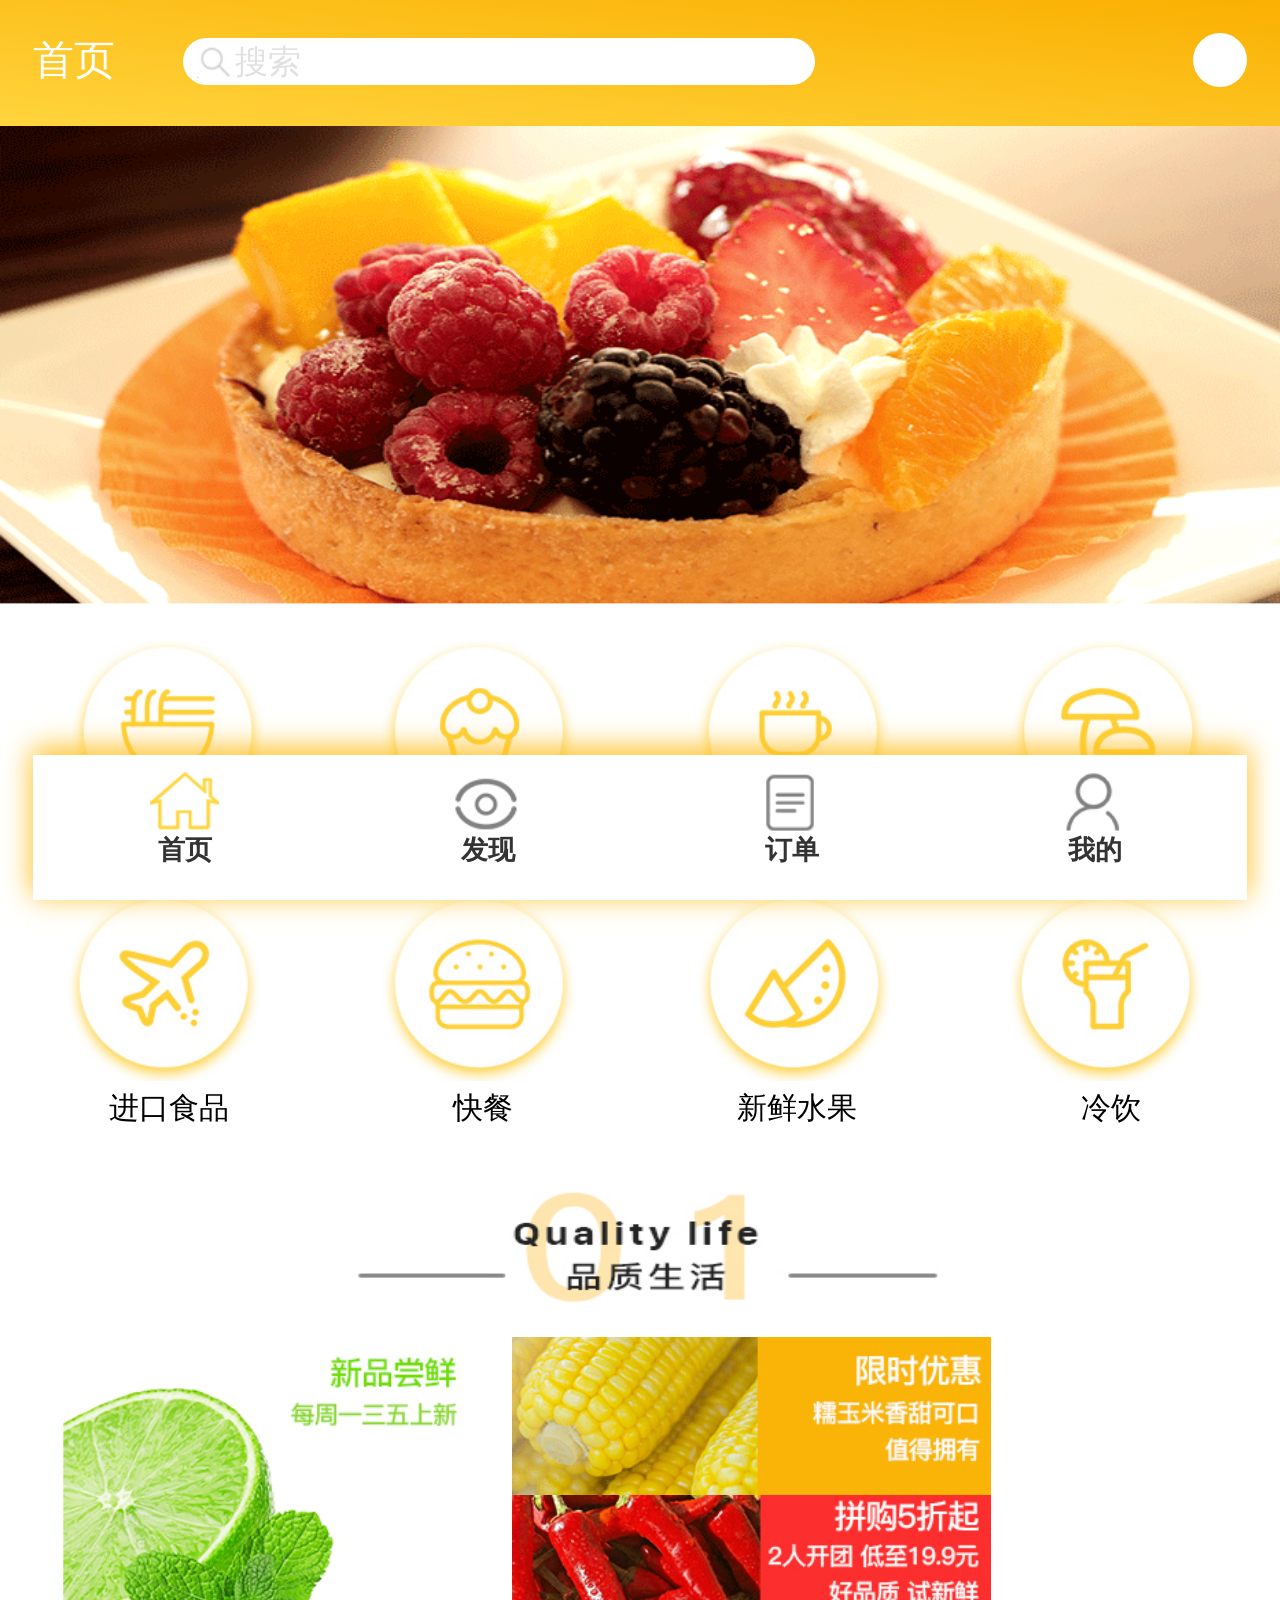
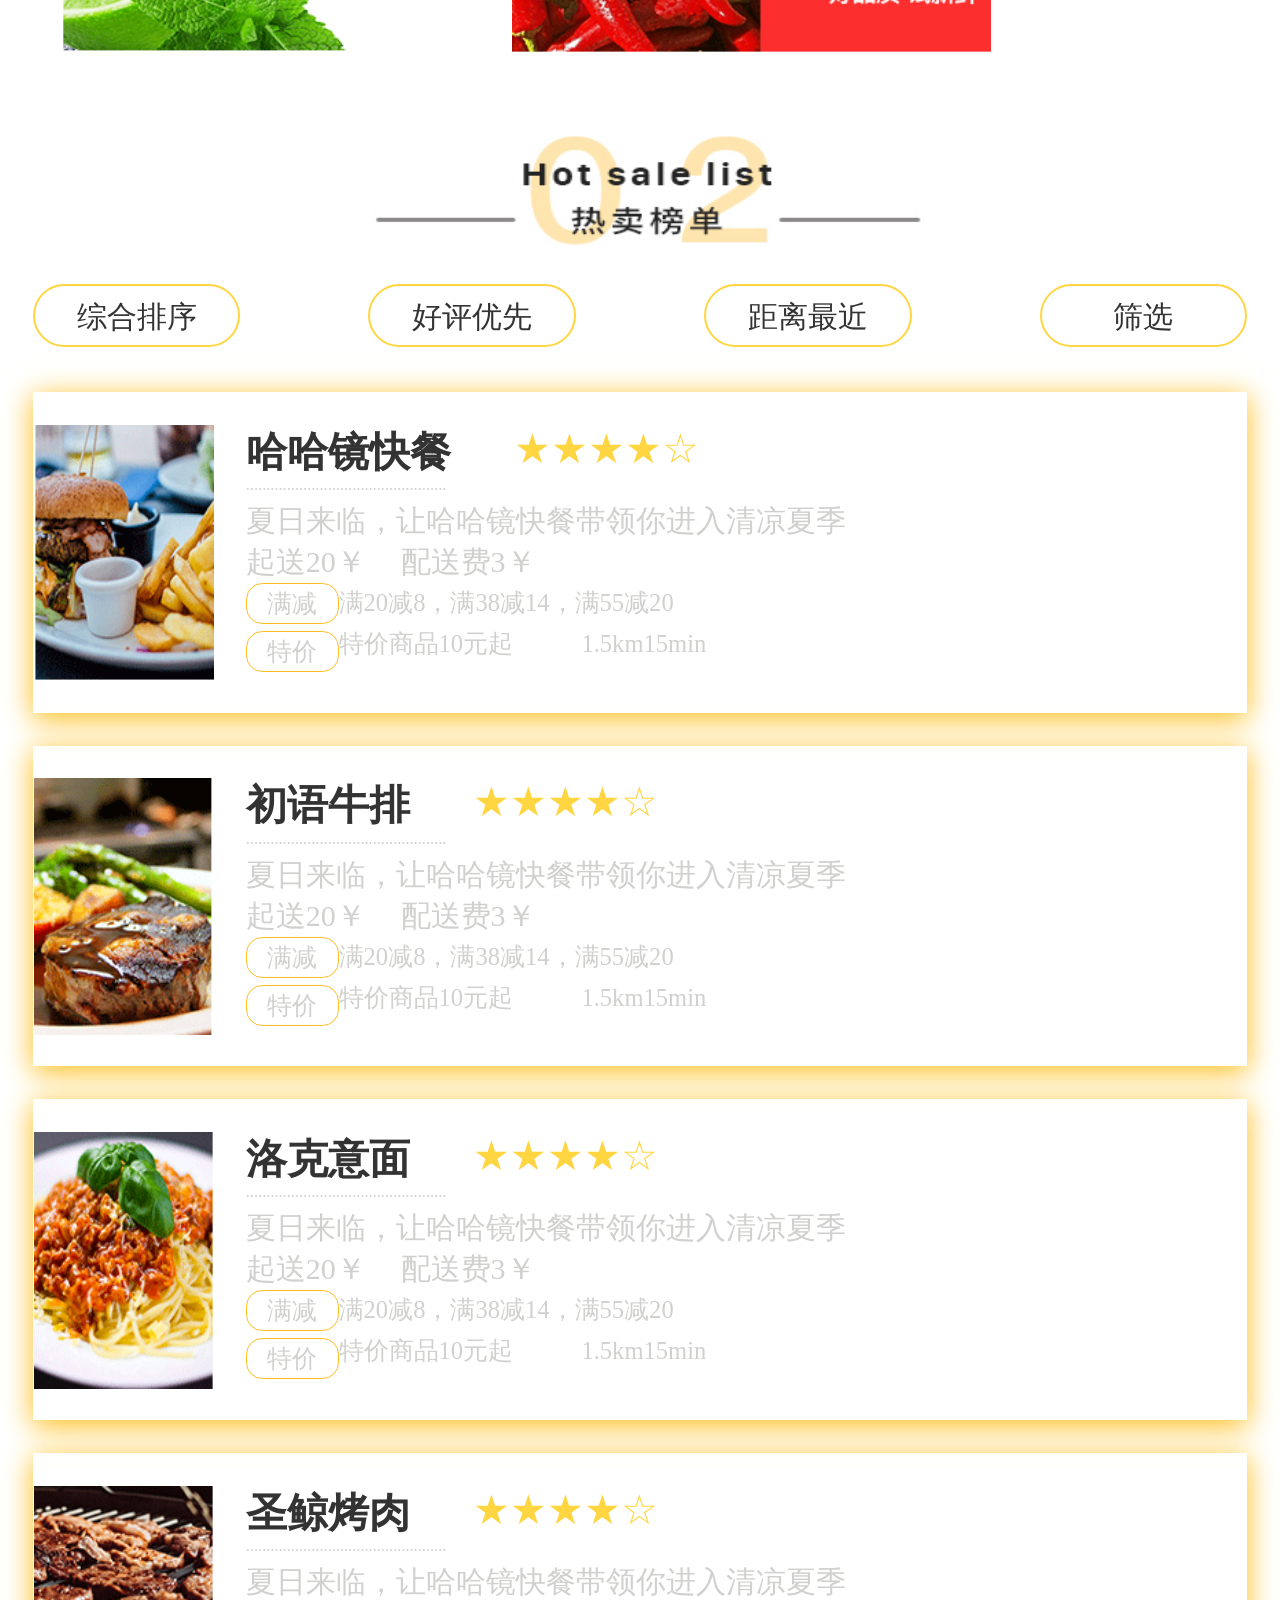
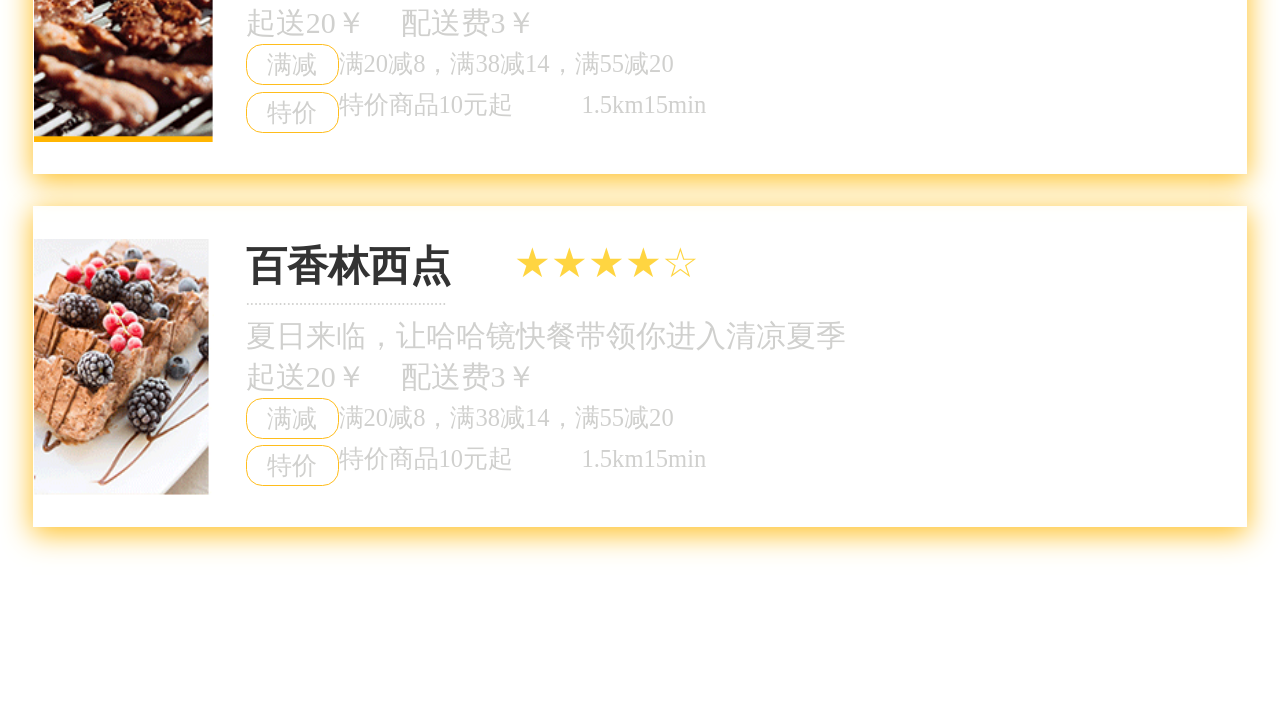
<file: index.html>
<!DOCTYPE html>
<html lang="en">
<head>
	<meta charset="UTF-8">
	<title>首页</title>
	<meta name="viewport" content="width=device-width,initial-scale=1.0,user-scalable=no">
	
	<link rel="stylesheet" href="css/media screen.css">	
	<link rel="stylesheet" href="https://at.alicdn.com/t/font_782950_w81p3w8std.css">
	<link rel="stylesheet" href="css/swiper-4.3.5.min.css">
	<link rel="stylesheet" href="css/index.css">
	<!-- <script src="js/index.js"></script> -->
	<script src="js/swiper-4.3.5.min.js"></script>

</head>
<body>
	<!--头部搜索开始-->
	<header>
		<div class="position">
			首页
		</div>
		<input type="text" placeholder="搜索">
		<div class="two">
			<i class="iconfont icon-saoyisao"></i>
		</div>
	</header>
	<!--头部搜索开始-->
	
	<!-- banner图开始 -->
	<!-- <div class="banner">
		<div class="bannerPic">
			<img src="img/banner1.png" alt="" class="bannerImg">
			<img src="img/banner2.png" alt="" class="bannerImg">
		</div>
		<div class="dots">
			<div class="banner_dot"></div>
			<div class="banner_dot"></div>
		</div>
	</div> -->
	<div class="swiper-container banner">
	    <div class="swiper-wrapper">
	        <div class="swiper-slide">
	       		<img src="img/banner1.png" alt="" class="bannerImg">
	        </div>
	        <div class="swiper-slide">
	        	<img src="img/banner2.png" alt="" class="bannerImg">
	        </div>
	    </div>
	    <!-- 如果需要分页器 -->
	   <!--  <div class="swiper-pagination banner_dot"></div> -->
   </div>
	<!-- banner图结束 -->

	<!--导航开始-->
	<nav>
		<main>
			<ul>
				<li>
					<img src="img/1.png" alt="">
					<p>美食</p>
				</li>
				<li>
					<img src="img/2.png" alt="">
					<p>甜品</p>
				</li>
				<li>
					<img src="img/3.png" alt="">
					<p>下午茶</p>
				</li>
				<li>
					<img src="img/4.png" alt="">
					<p>有机蔬菜</p>
				</li>
			</ul>
			<ul >
				<li>
					<img src="img/5.png" alt="">
					<p>进口食品</p>
				</li>
				<li>
					<img src="img/6.png" alt="">
					<p>快餐</p>
				</li>
				<li>
					<img src="img/7.png" alt="">
					<p>新鲜水果</p>
				</li>
				<li>
					<img src="img/8.png" alt="">
					<p>冷饮</p>
				</li>
			</ul>

		</main>
	</nav>
	<!--导航结束-->
	
	<!--品质生活开始-->
	<div class="life">
		<div class="picture">
			<img src="img/life.png" alt="">
		</div>
		<div class="content">
			<div class="center">
				<div class=" list left">
					<img src="img/01.png" alt="">
				</div>
				<div class="list right">
					<div class="top">
						<img src="img/02.png" alt="">
					</div>
					<div class="bottom">
						<img src="img/03.png" alt="">
					</div>
				</div>
			</div>
		</div>
	</div>

	<!--品质生活结束-->

	<!-- 热卖榜单开始 -->
	<div class="hot">
		<div class="picture">
			<img src="img/hot.png" alt="">
		</div>
		<div class="sale">
			<div class="box">综合排序</div>
			<div class="box">好评优先</div>
			<div class="box">距离最近</div>
			<div class="box">筛选</div>
		</div>
		<ul>
			<li>
				<div class="pic">
					<img src="img/hambourg.png" alt="">
				</div>
				<div class="content">
					<div class="haha">
						<h5>哈哈镜快餐</h5>
						<span >★★★★☆</span>
					</div>
					<div class="point">
						·················································
					</div>	
					<div class="word">夏日来临，让哈哈镜快餐带领你进入清凉夏季
					</div>
					<div class="price">
						起送20￥
						<p>配送费3￥</p>
					</div>
					<div class="remise">
						<div class="dot">
							满减
						</div>
						<span>满20减8，满38减14，满55减20</span>
					</div>	
					<div class="remise list">
						<div class="dot do">
							特价
						</div>
						<span>特价商品10元起</span>
						<i class="iconfont icon-location"></i>
						<span class="tag">1.5</span>km
						<i class="iconfont icon-shijian"></i>
						<span class="tag">15</span>min
					</div>		
				</div>
			</li>
			<li>
				<div class="pic">
					<img src="img/steak.png" alt="">
				</div>
				<div class="content">
					<div class="haha">
						<h5>初语牛排</h5>
						<span >★★★★☆</span>
					</div>
					<div class="point">
						·················································
					</div>	
					<div class="word">夏日来临，让哈哈镜快餐带领你进入清凉夏季
					</div>
					<div class="price">
						起送20￥
						<p>配送费3￥</p>
					</div>
					<div class="remise">
						<div class="dot">
							满减
						</div>
						<span>满20减8，满38减14，满55减20</span>
					</div>	
					<div class="remise list">
						<div class="dot do">
							特价
						</div>
						<span>特价商品10元起</span>
						<i class="iconfont icon-location"></i>
						<span class="tag">1.5</span>km
						<i class="iconfont icon-shijian"></i>
						<span class="tag">15</span>min
					</div>		
				</div>
			</li>
			<li>
				<div class="pic">
					<img src="img/lock.png" alt="">
				</div>
				<div class="content">
					<div class="haha">
						<h5>洛克意面</h5>
						<span >★★★★☆</span>
					</div>
					<div class="point">
						·················································
					</div>	
					<div class="word">夏日来临，让哈哈镜快餐带领你进入清凉夏季
					</div>
					<div class="price">
						起送20￥
						<p>配送费3￥</p>
					</div>
					<div class="remise">
						<div class="dot">
							满减
						</div>
						<span>满20减8，满38减14，满55减20</span>
					</div>	
					<div class="remise list">
						<div class="dot do">
							特价
						</div>
						<span>特价商品10元起</span>
						<i class="iconfont icon-location"></i>
						<span class="tag">1.5</span>km
						<i class="iconfont icon-shijian"></i>
						<span class="tag">15</span>min
					</div>		
				</div>
			</li>
			<li>
				<div class="pic">
					<img src="img/roti.png" alt="">
				</div>
				<div class="content">
					<div class="haha">
						<h5>圣鲸烤肉</h5>
						<span >★★★★☆</span>
					</div>
					<div class="point">
						·················································
					</div>	
					<div class="word">夏日来临，让哈哈镜快餐带领你进入清凉夏季
					</div>
					<div class="price">
						起送20￥
						<p>配送费3￥</p>
					</div>
					<div class="remise">
						<div class="dot">
							满减
						</div>
						<span>满20减8，满38减14，满55减20</span>
					</div>	
					<div class="remise list">
						<div class="dot do">
							特价
						</div>
						<span>特价商品10元起</span>
						<i class="iconfont icon-location"></i>
						<span class="tag">1.5</span>km
						<i class="iconfont icon-shijian"></i>
						<span class="tag">15</span>min
					</div>		
				</div>
			</li>
			<a href="store.html">
				<li>
					<div class="pic">
						<img src="img/cake.png" alt="">
					</div>
					<div class="content">
						<div class="haha">
							<h5>百香林西点</h5>
							<span >★★★★☆</span>
						</div>
						<div class="point">
						·················································
						</div>	
						<div class="word">夏日来临，让哈哈镜快餐带领你进入清凉夏季
						</div>
						<div class="price">
						起送20￥
						<p>配送费3￥</p>
						</div>
						<div class="remise">
							<div class="dot">
							满减
							</div>
							<span>满20减8，满38减14，满55减20</span>
						</div>	
						<div class="remise ">
							<div class="dot do">
								特价
							</div>
							<span>特价商品10元起</span>
							<i class="iconfont icon-location"></i>
							<span>1.5</span>km
							<i class="iconfont icon-shijian"></i>
							<span>15</span>min
						</div>		
					</div>
				</li>
			</a>
		</ul>
	</div>
	<!-- 热卖榜单结束 -->

	<!-- 底部 -->
	<footer>
		<ul>
			<li>
				<img src="img/001-x.png" alt="">
				<h5>首页</h5>

			</li>
			<li>
				<img src="img/002.png" alt="">
				<h5>发现</h5>
			</li>
			<li>
				<a href="order.html">
					<img src="img/003.png" alt="">
				</a>
				<h5>订单</h5>
				
			</li>
			<li>
				<a href="user.html">
					<img src="img/004.png" alt="">
				</a>
				<h5>我的</h5>
				
			</li>
		</ul>
	</footer>

	<script>        
  var mySwiper = new Swiper ('.swiper-container', {
    direction: 'horizontal',
    loop: true,

    // 如果需要分页器
    // pagination: {
    //   el: '.swiper-pagination',
    // },
    
     speed:300,
  	autoplay : {
    delay:3000
  },
   
  })        
  </script>
</body>	
</html>
</file>
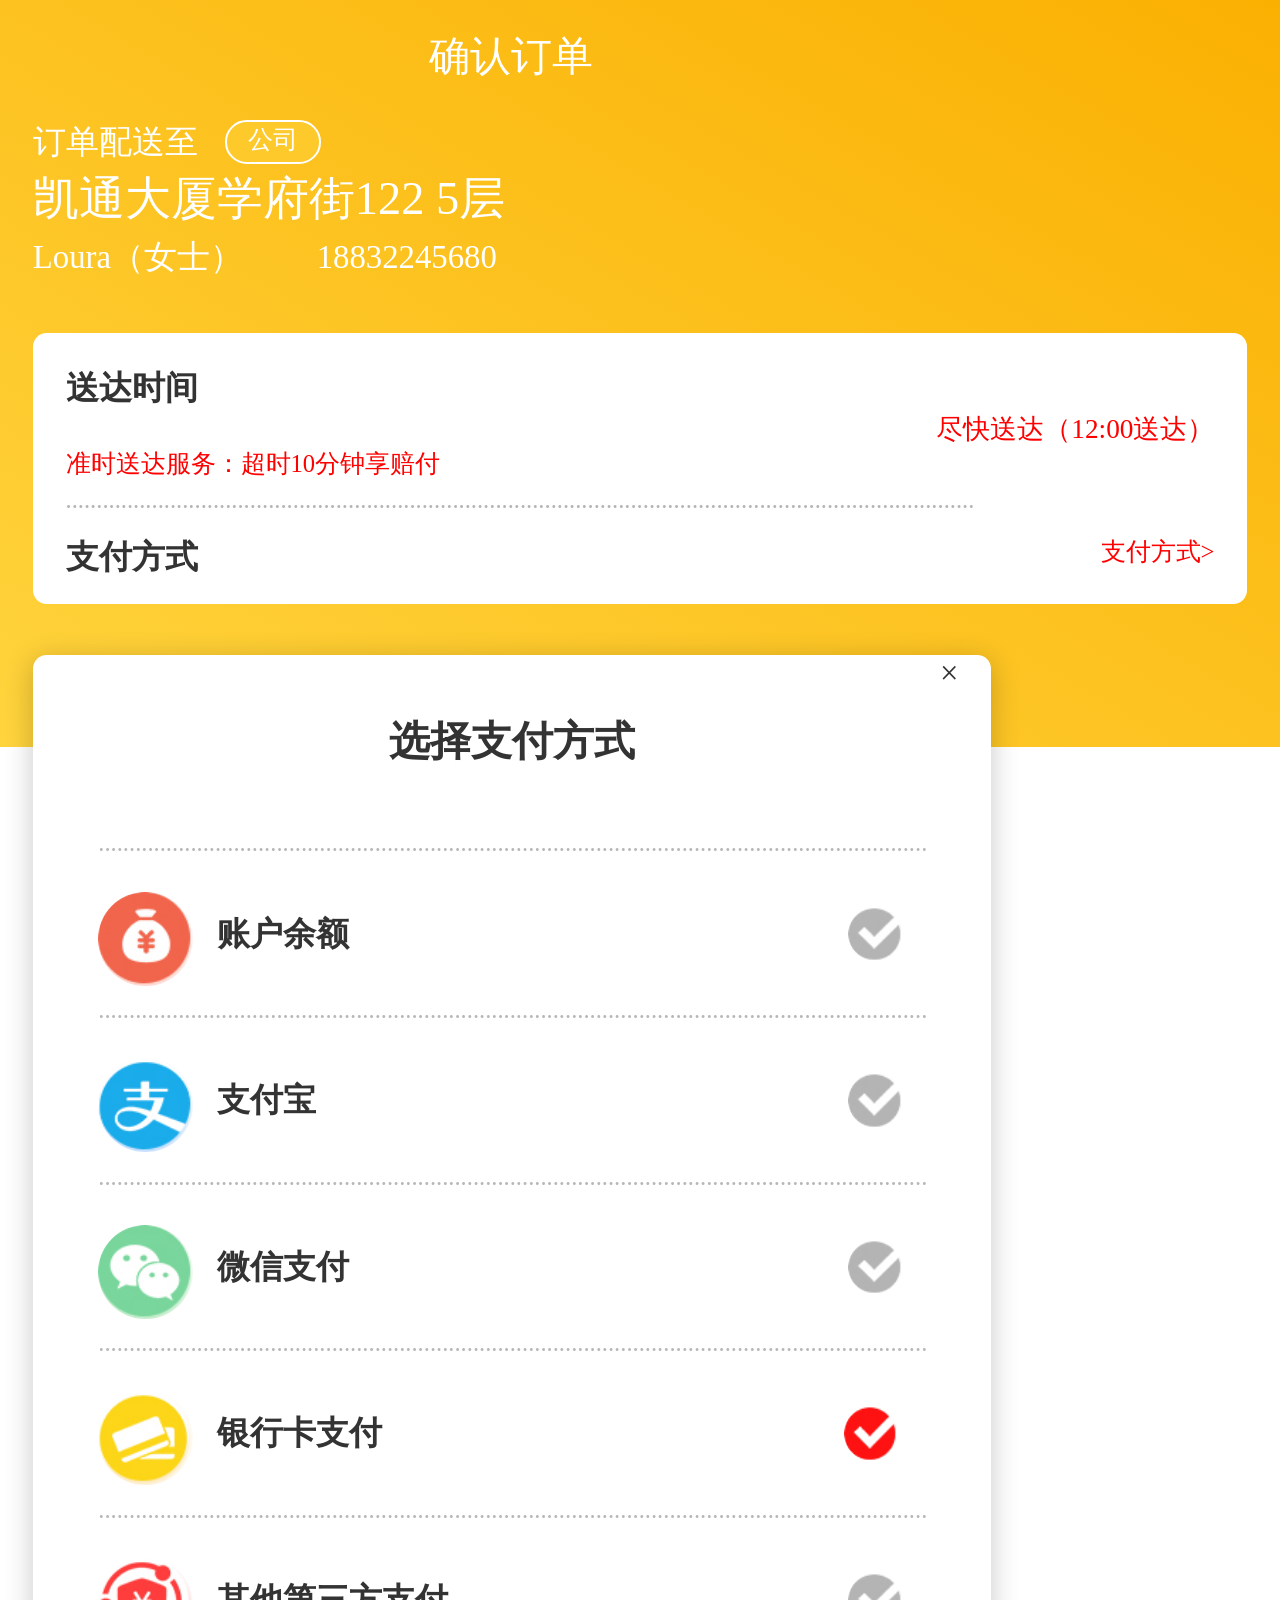
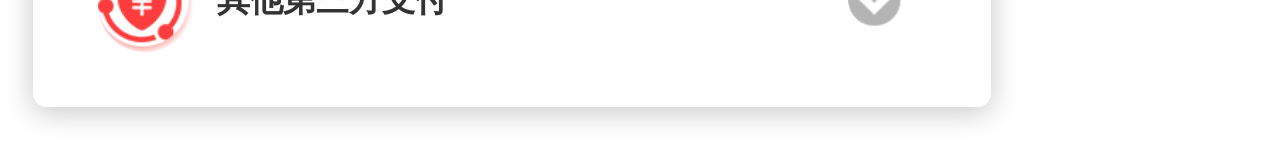
<file: choose-pay.html>
<!DOCTYPE html>
<html lang="en">
<head>
	<meta charset="UTF-8">
	<meta name="viewport" content="width=device-width,initial-scale=1.0,user-scalable=no">
	<title>支付方式</title>
	<link rel="stylesheet" href="css/media screen.css">
	<link rel="stylesheet" href="https://at.alicdn.com/t/font_784713_oo5lzzx6upf.css">
	<link rel="stylesheet" href="css/choose-pay.css">
	<!-- <script src="js/choose-pay.js"></script> -->
</head>
<body>
	<!-- 头部开始 -->
	<header>
		<div class="confirm">
		<a href="confirm order.html">
			<div class="back">
				<i class="iconfont icon-fanhui"></i>
			</div>
		</a>
			<div class="order">确认订单</div>
		</div>
		<div class="address">
			<h5>订单配送至</h5>
			<div class="company">公司</div>
		</div>
		<h3>凯通大厦学府街122 5层</h3>
		<div class="name">
			<p>Loura（女士）</p>
			<p class="tel">18832245680</p>
		</div>
		<div class="pay-time">
			<h5>送达时间</h5>
			<p class="time">尽快送达（12:00送达）</p>
			<p class="overtime">准时送达服务：超时10分钟享赔付</p>
			<p class="point">....................................................................................................................................................</p>
			<div class="pay-method">
			<h5>支付方式</h5>
			<p>支付方式&gt;</p>
			</div>
		</div>
		<!-- 主体开始 -->
		<!-- 主体开始 -->
		<div class="main">
			<div class="false">
				<h3>×</h3>
			</div>
			<div class="choose">
				<h3>选择支付方式</h3>
			</div>
			<ul>
			<li>
				<div class="point">···········································································································································</div>
				<div class="box">
					<div class="pic">
						<img src="img/choose1.png" alt="">
					</div>
					<div class="center">
						<h3>账户余额</h3>
					</div>
					<div class="right">
						<img src="img/choose7.png" alt="">
					</div>
				</div>
			</li>
			<li>
				<div class="point">···········································································································································</div>
				<div class="box">
					<div class="pic">
						<img src="img/choose2.png" alt="">
					</div>
					<div class="center">
						<h3>支付宝</h3>
					</div>
					<div class="right">
						<img src="img/choose7.png" alt="">
					</div>
				</div>
			</li>
			<li>
				<div class="point">···········································································································································</div>
				<div class="box">
					<div class="pic">
						<img src="img/choose3.png" alt="">
					</div>
					<div class="center">
						<h3>微信支付</h3>
					</div>
					<div class="right">
						<img src="img/choose7.png" alt="">
					</div>
				</div>
			</li>
			<li>
				<div class="point">···········································································································································</div>
				<div class="box">
					<div class="pic">
						<img src="img/choose4.png" alt="">
					</div>
					<div class="center">
						<h3>银行卡支付</h3>
					</div>
					<a href="finger.html">
					<div class="right">
						<img src="img/choose6.png" alt="">
					</div>
					</a>
				</div>
			</li>
			<li>
				<div class="point">···········································································································································</div>
				<div class="box">
					<div class="pic">
						<img src="img/choose5.png" alt="">
					</div>
					<div class="center">
						<h3>其他第三方支付</h3>
					</div>
					<div class="right">
						<img src="img/choose7.png" alt="">
					</div>
				</div>
			</li>
			</ul>
		</div>
		
		<!-- 主体结束 -->
	</header>
	<!-- 头部结束 -->

</body>
</file>
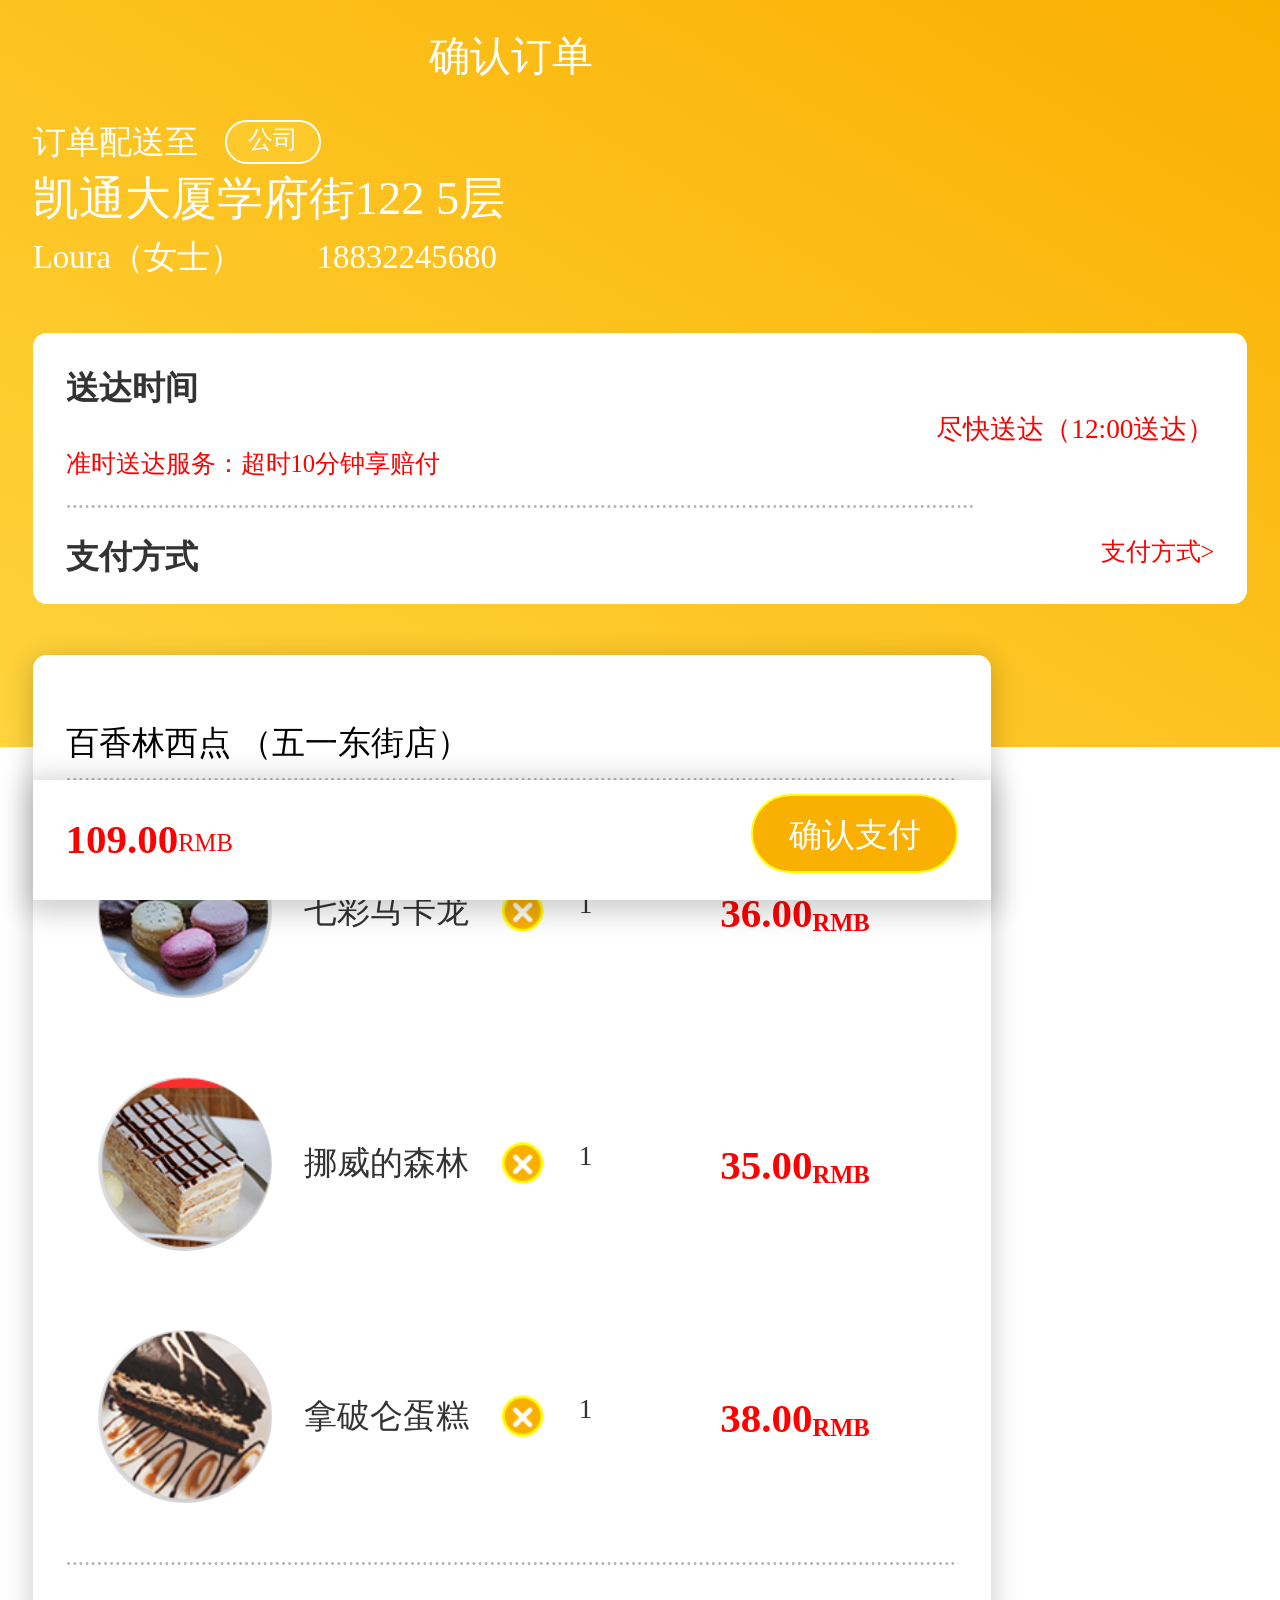
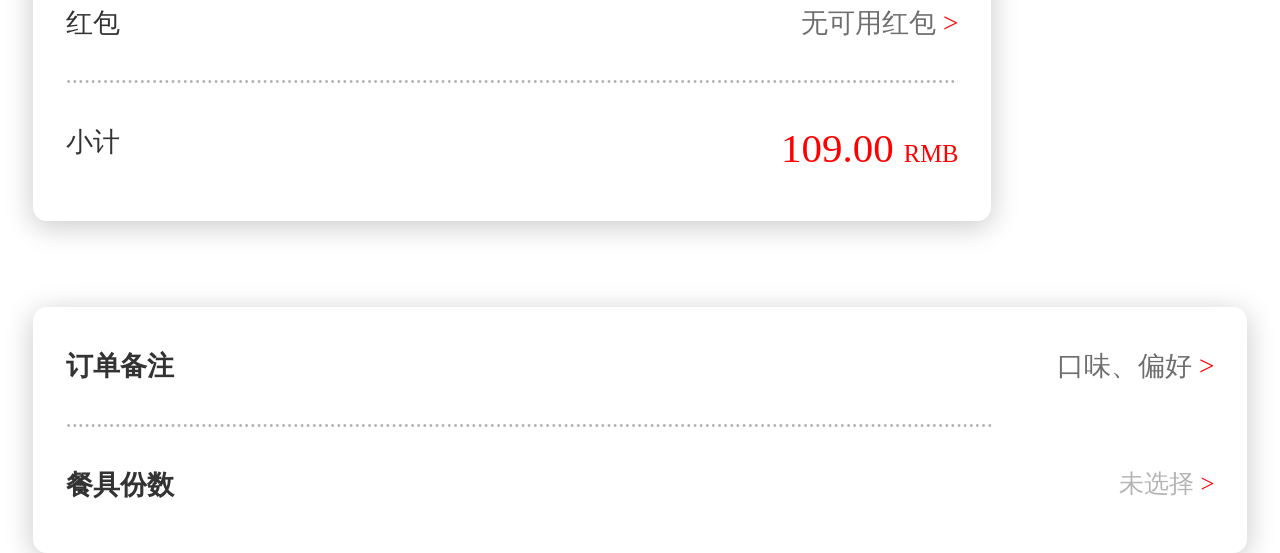
<file: confirm order.html>
<!DOCTYPE html>
<html lang="en">
<head>
	<meta charset="UTF-8">
	<meta name="viewport" content="width=device-width,initial-scale=1.0,user-scalable=no">
	<title>确认订单</title>
	<link rel="stylesheet" href="css/media screen.css">
	<link rel="stylesheet" href="https://at.alicdn.com/t/font_784713_oo5lzzx6upf.css">
	<link rel="stylesheet" href="css/confirm order.css">
	<script src="js/choose-pay.js"></script>
</head>
<body>
	<!-- 头部开始 -->
	<header>
		<div class="confirm">
		<a href="pay-detail.html">
			<div class="back">
				<i class="iconfont icon-fanhui"></i>
			</div>
		</a>
			<div class="order">确认订单</div>
		</div>
		<div class="address">
			<h5>订单配送至</h5>
			<div class="company">公司</div>
		</div>
		<h3>凯通大厦学府街122 5层</h3>
		<div class="name">
			<p>Loura（女士）</p>
			<p class="tel">18832245680</p>
		</div>
		<div class="pay-time">
			<h5>送达时间</h5>
			<p class="time">尽快送达（12:00送达）</p>
			<p class="overtime">准时送达服务：超时10分钟享赔付</p>
			<p class="point">....................................................................................................................................................</p>
			<div class="pay-method">
			<h5>支付方式</h5>
			<p class="payMoney">支付方式&gt;</p>
			</div>
		</div>

		<!-- 主体开始 -->
		<div class="center">
			<div class="shop-name">
				<h3>百香林西点
				<span>（五一东街店）</span>
				</h3>
				<p>·······················································································································································</p>
			</div>
			<div class="menu">
				<ul>
					<li>
						<div class="one">
							<img src="img/one_03.png" alt="">
						</div>
						<div class="two">
							<h3>七彩马卡龙</h3>
							<div class="pic">
								<img src="img/false.png" alt="">
							</div>
							<span>1</span>
						</div>
						<div class="three">
							<p>36.00</p>
							<span>RMB</span>
						</div>
					</li>	
					<li>
						<div class="one">
							<img src="img/two_06.png" alt="">
						</div>
						<div class="two">
							<h3>挪威的森林</h3>
							<div class="pic">
								<img src="img/false.png" alt="">
							</div>
							<span>1</span>
						</div>
						<div class="three">
							<p>35.00</p>
							<span>RMB</span>
						</div>
					</li>		
					<li>
						<div class="one">
							<img src="img/three_06.png" alt="">
						</div>
						<div class="two">
							<h3>拿破仑蛋糕</h3>
							<div class="pic">
								<img src="img/false.png" alt="">
							</div>
							<span>1</span>
						</div>
						<div class="three">
							<p>38.00</p>
							<span>RMB</span>
						</div>
					</li>			
				</ul>
			</div>
			<div class="bottom">
				<p class="over">·······················································································································································</p>
				<div class="bag">
					<h3>红包</h3>
					<p>无可用红包
						<span>&gt;</span>
					</p>
				</div>
				<p class="over">·······················································································································································</p>
				<div class="num">
					<h3>小计</h3>
					<p>109.00
						<span>RMB</span>
					</p>
				</div>
			</div>
		</div>
		<!-- 主体结束 -->
	</header>
	<!-- 头部结束 -->

	<!-- 底部开始 -->
		<div class="floor">
			<div class="box">
				<div class="bag">
					<h3>订单备注</h3>
					<p>口味、偏好
						<span>&gt;</span>
					</p>
				</div>
				<p class="over">·······················································································································································</p>
				<div class="num">
					<h3>餐具份数</h3>
					<p>未选择
						<span>&gt;</span>
					</p>
				</div>
			</div>
		</div>
		<!-- 底部结束 -->

		<!-- 最底部开始 -->
	<footer>
		<div class="close">
			<h3>109.00</h3>
			<p>RMB</p>
		</div>
		<div class="pay">	
		<!-- <a href="choose-pay.html"> -->
			<div class="corner">
				确认支付
			</div>
		<!-- </a> -->

		</div>
	</footer>
		<!-- 最底部结束 -->
	<div class="main">
			<div class="false">
				<h3>×</h3>
			</div>
			<div class="choose">
				<h3>选择支付方式</h3>
			</div>
			<ul>
			<li>
				<div class="point">···········································································································································</div>
				<div class="box">
					<div class="pic">
						<img src="img/choose1.png" alt="">
					</div>
					<div class="center">
						<h3>账户余额</h3>
					</div>
					<div class="right">
						<img src="img/choose7.png" alt="">
					</div>
					<div class="right1">
						<img src="img/choose6.png" alt="" class="judge">
					</div>
				</div>
			</li>
			<li>
				<div class="point">···········································································································································</div>
				<div class="box">
					<div class="pic">
						<img src="img/choose2.png" alt="">
					</div>
					<div class="center">
						<h3>支付宝</h3>
					</div>
					<div class="right">
						<img src="img/choose7.png" alt="">
					</div>
					<div class="right1">
						<img src="img/choose6.png" alt="" class="judge">
					</div>
				</div>
			</li>
			<li>
				<div class="point">···········································································································································</div>
				<div class="box">
					<div class="pic">
						<img src="img/choose3.png" alt="">
					</div>
					<div class="center">
						<h3>微信支付</h3>
					</div>
					<div class="right">
						<img src="img/choose7.png" alt="">
					</div>
					<div class="right1">
						<img src="img/choose6.png" alt="" class="judge">
					</div>
				</div>
			</li>
			<li>
				<div class="point">···········································································································································</div>
				<div class="box">
					<div class="pic">
						<img src="img/choose4.png" alt="">
					</div>
					<div class="center">
						<h3>银行卡支付</h3>
					</div>
					<!-- <a href="finger.html"> -->
					<div class="right">
						<img src="img/choose7.png" alt="">	
					</div>
					<div class="right1">
						<img src="img/choose6.png" alt="" class="judge">
					</div>
					<!-- </a> -->
				</div>
			</li>
			<li>
				<div class="point">···········································································································································</div>
				<div class="box">
					<div class="pic">
						<img src="img/choose5.png" alt="">
					</div>
					<div class="center">
						<h3>其他第三方支付</h3>
					</div>
					<div class="right">
						<img src="img/choose7.png" alt="">
					</div>
					<div class="right1">
						<img src="img/choose6.png" alt="" class="judge">
					</div>
				</div>
			</li>
			</ul>
		</div>

	</body>
	</html>
</file>
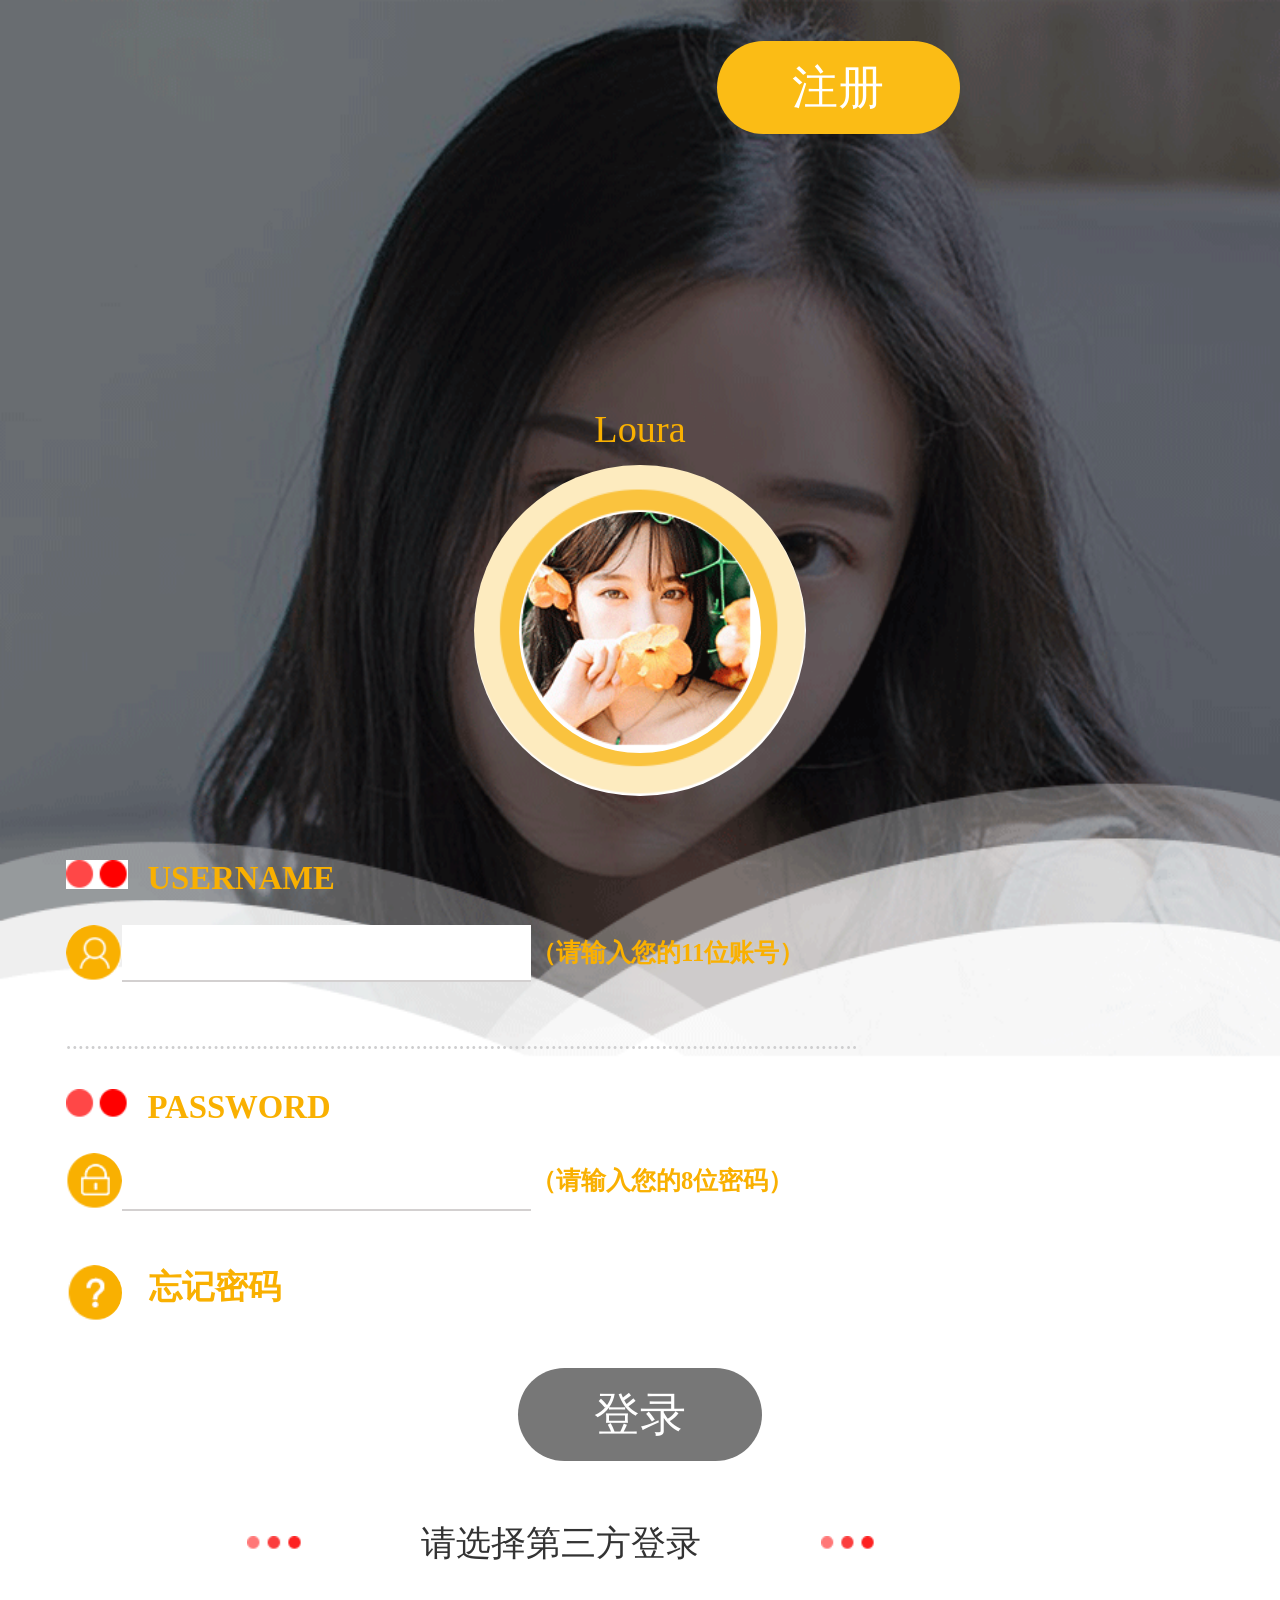
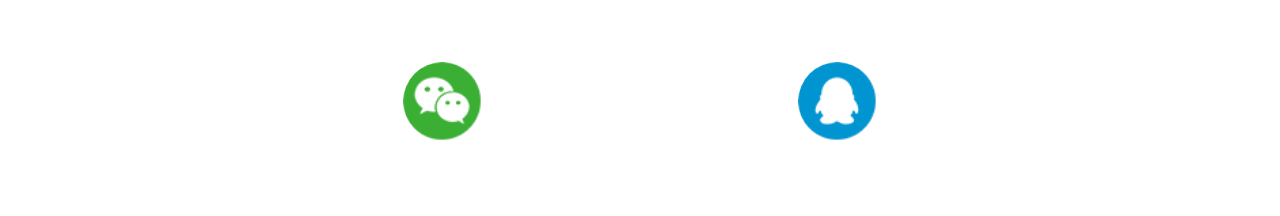
<file: enter.html>
<!DOCTYPE html>
<html lang="en">
<head>
	<meta charset="UTF-8">
	<title>登录</title>
	<meta name="viewport" content="width=device-width,initial-scale=1.0,user-scalable=no">
	<link rel="stylesheet" href="css/media screen.css">	
	<link rel="stylesheet" href="https://at.alicdn.com/t/font_784713_oo5lzzx6upf.css">
	<link rel="stylesheet" href="css/enter.css">
	<script src="js/enter.js"></script>
</head>
<body>
	<header>
		<a href="register.html">
		<div class="left">
			<i class="iconfont icon-fanhui"></i>
		</div>
		</a>
		<div class="right">
			<a href="register.html" target="_self">
				<button>注册</button>
			</a>
		</div>
	</header>
	<div class="name">Loura</div>
	<div class="head">
		<img src="img/entered.png" alt="">
		<img  class="inside" src="img/entered-head.png" alt="">
	</div>

	<!-- 主体开始 -->
	<main>
		<div class="center">
			<div class="top">
				<div class="connet">
					<img src="img/enter-point.png" alt="">
					<h3>USERNAME</h3>
					<img src="img/phone.png" alt="" class="user">
				</div>
				<div class="bottom">
					<div class="left">
						<img src="img/enter-user.png" alt="">
						<input type="text" class="fame">
						<img src="img/true.png" alt="" class="discover">
						<h3>（请输入您的11位账号）</h3>
					</div>
				</div>
			</div>
			<div class="point">·································································································································</div>
			<div class="top">
				<div class="connet">
					<img src="img/enter-point.png" alt="">
					<h3>PASSWORD</h3>
					<img src="img/password .png" alt="" class="user">
				</div>
				<div class="bottom">
					<div class="left">
						<img src="img/enter-password.png" alt="">
						<input type="password" class="pass">
						<img src="img/true.png" alt="" class="discover">
						<h3>（请输入您的8位密码）</h3>
					</div>
				</div>
			</div>
			<div class="last">
				<div class="left">
					<img src="img/enter-forget.png" alt="">
					<h3>忘记密码</h3>
				</div>
			</div>
		</div>
	</main>
	<!-- 主体结束 -->
	<!-- 登录按钮开始 -->
	<!-- <a href="index.html"> -->
	<div class="logon">
		<button class="button1">登录</button>
	</div>
	<!-- </a> -->
	<!-- 登录按钮 结束-->
	<!-- 第三方登录 -->
	<div class="use">
		<div class="box">
			<div class="left">
				<img src="img/left.png" alt="">
			</div>
			<div class="center">请选择第三方登录</div>
			<div class="right">
				<img src="img/right.png" alt="">
			</div>
		</div>
	</div>
	<!-- 第三方登录 -->
	<!-- 底部 -->
	<footer>
		<div class="box">
			<img src="img/enter1.png" alt="">
			<img src="img/enter2.png" alt="">
		</div>
	</footer>

</body>
</html>
</file>
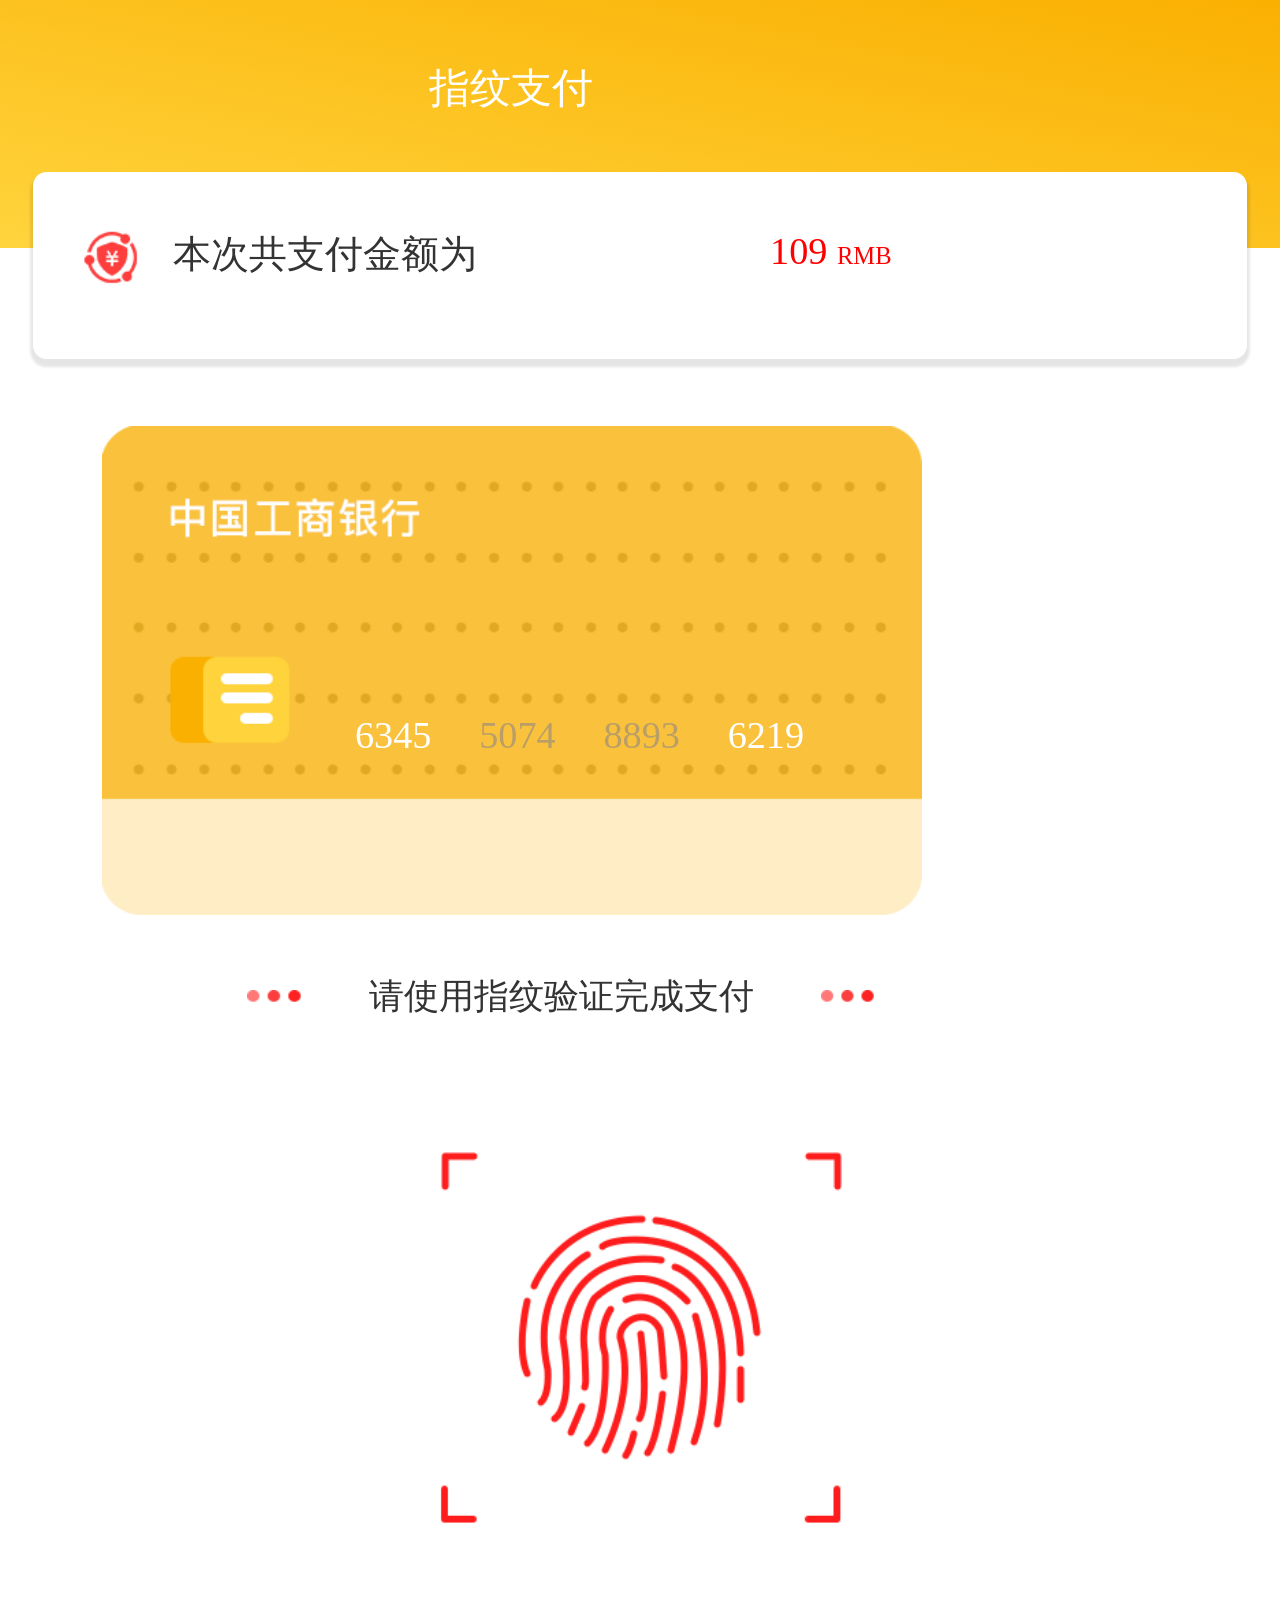
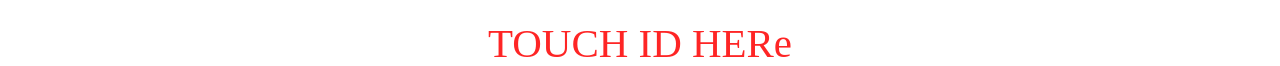
<file: finger.html>
<!DOCTYPE html>
<html lang="en">
<head>
	<meta charset="UTF-8">
	<meta name="viewport" content="width=device-width,initial-scale=1.0,user-scalable=no">
	<title>支付方式</title>
	<link rel="stylesheet" href="css/media screen.css">
	<link rel="stylesheet" href="https://at.alicdn.com/t/font_784713_oo5lzzx6upf.css">
	<link rel="stylesheet" href="css/finger.css">
</head>
<body>
	<!-- 头部开始 -->
	<header>
		<div class="confirm">
		<a href="choose-pay.html">
			<div class="back">
				<i class="iconfont icon-fanhui"></i>
			</div>
		</a>
			<div class="order">指纹支付</div>
		</div>
		<div class="pay">
			<div class="box">
				<div class="left">
					<img src="img/pass2.png" alt="">
				</div>
				<div class="center">本次共支付金额为</div>
				<div class="right">
					109 <span>RMB</span>
				</div>
			</div>
		</div>
	</header>
	<!-- 头部结束 -->

	<!-- 银行卡开始 -->
	<div class="bank">
		<img src="img/bank.png" alt="">
		<div class="num">
			<div class="min-left">6345</div>
			<div class="left">5074</div>
			<div class="center">8893</div>
			<div class="right">6219</div>
		</div>
	</div>
	<!-- 银行卡结束 -->
	
	<!-- 密码验证开始 -->
	<div class="use">
		<div class="box">
			<div class="left">
				<img src="img/left.png" alt="">
			</div>
			<div class="center">请使用指纹验证完成支付</div>
			<div class="right">
				<img src="img/right.png" alt="">
			</div>
		</div>
	</div>
	<!-- 密码验证结束 -->


	<!-- 密码输入开始 -->
	<div class="graph">
	 	<a href="pay-succcess.html">
		<img src="img/finger.png" alt="">
		</a>
		<h3>TOUCH ID HERe</h3>
	</div>
	<!-- 密码输入结束 -->

	






</body>
</html>
</file>
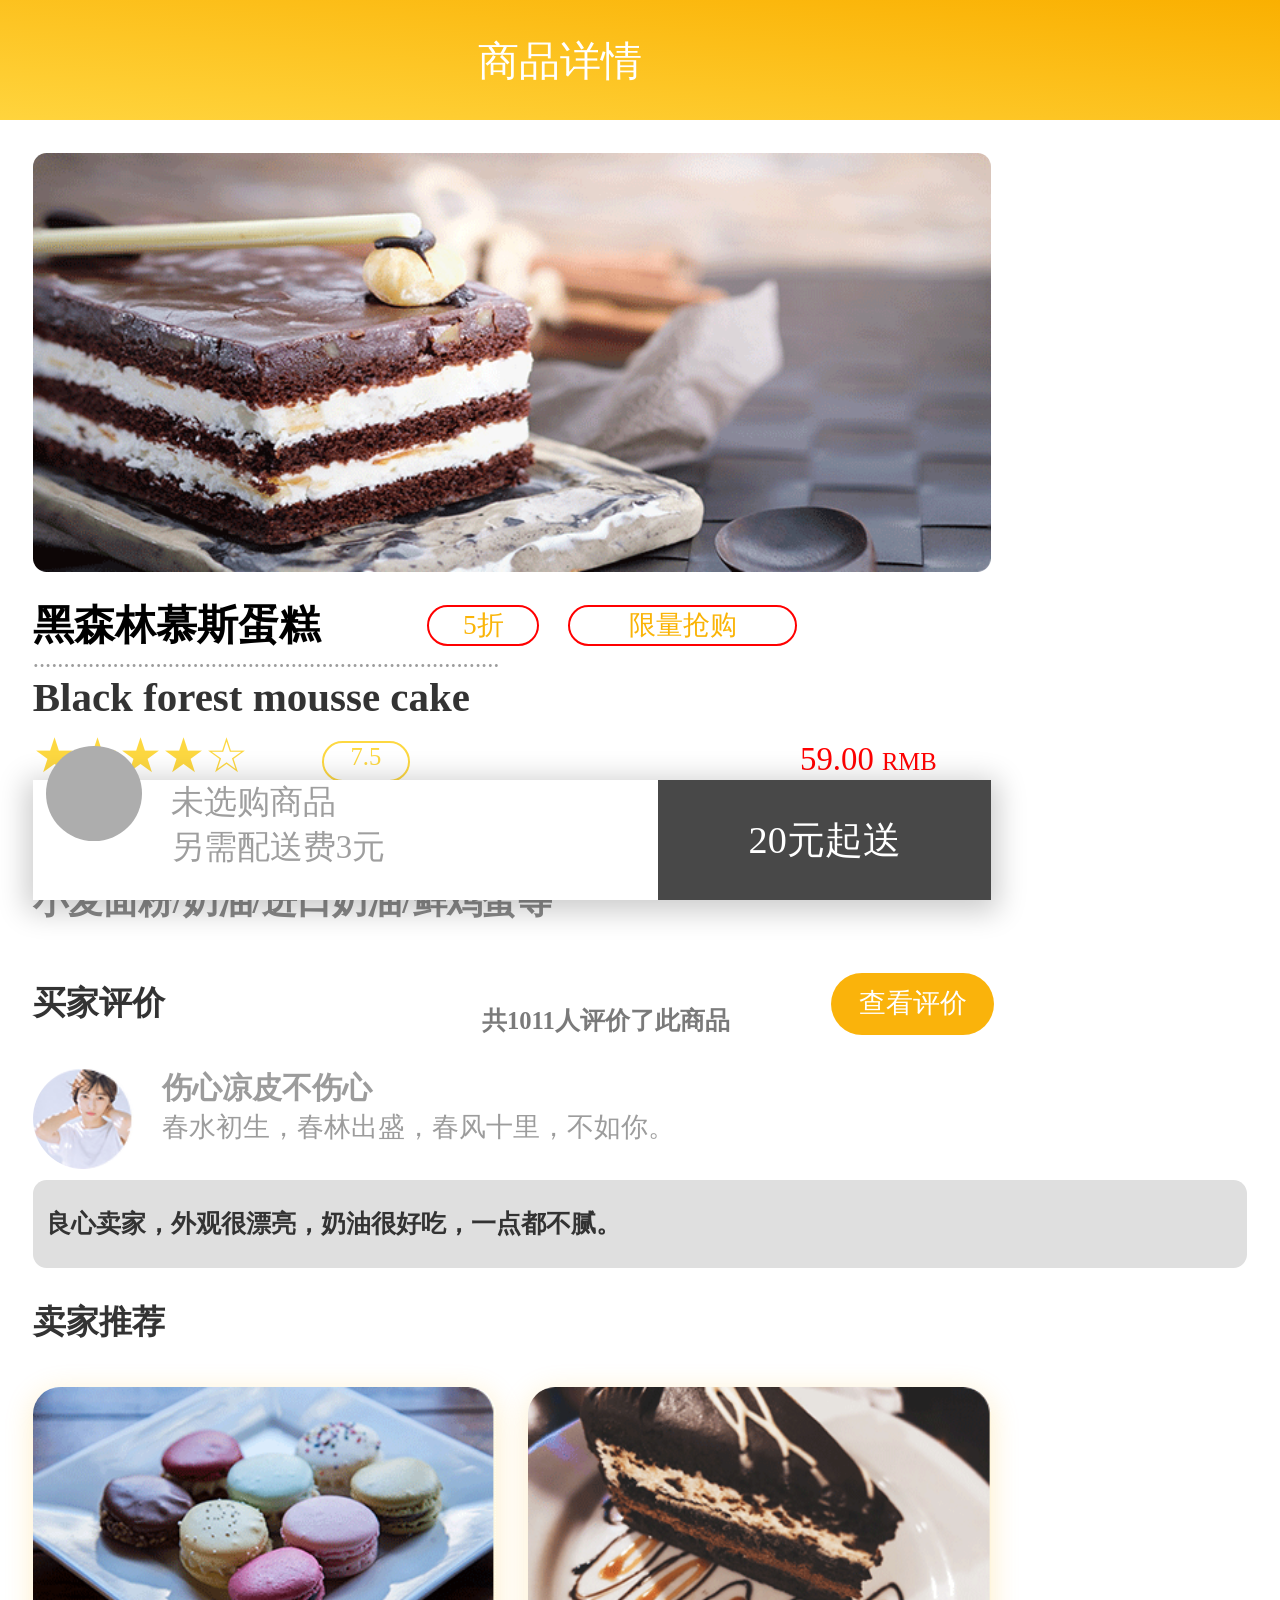
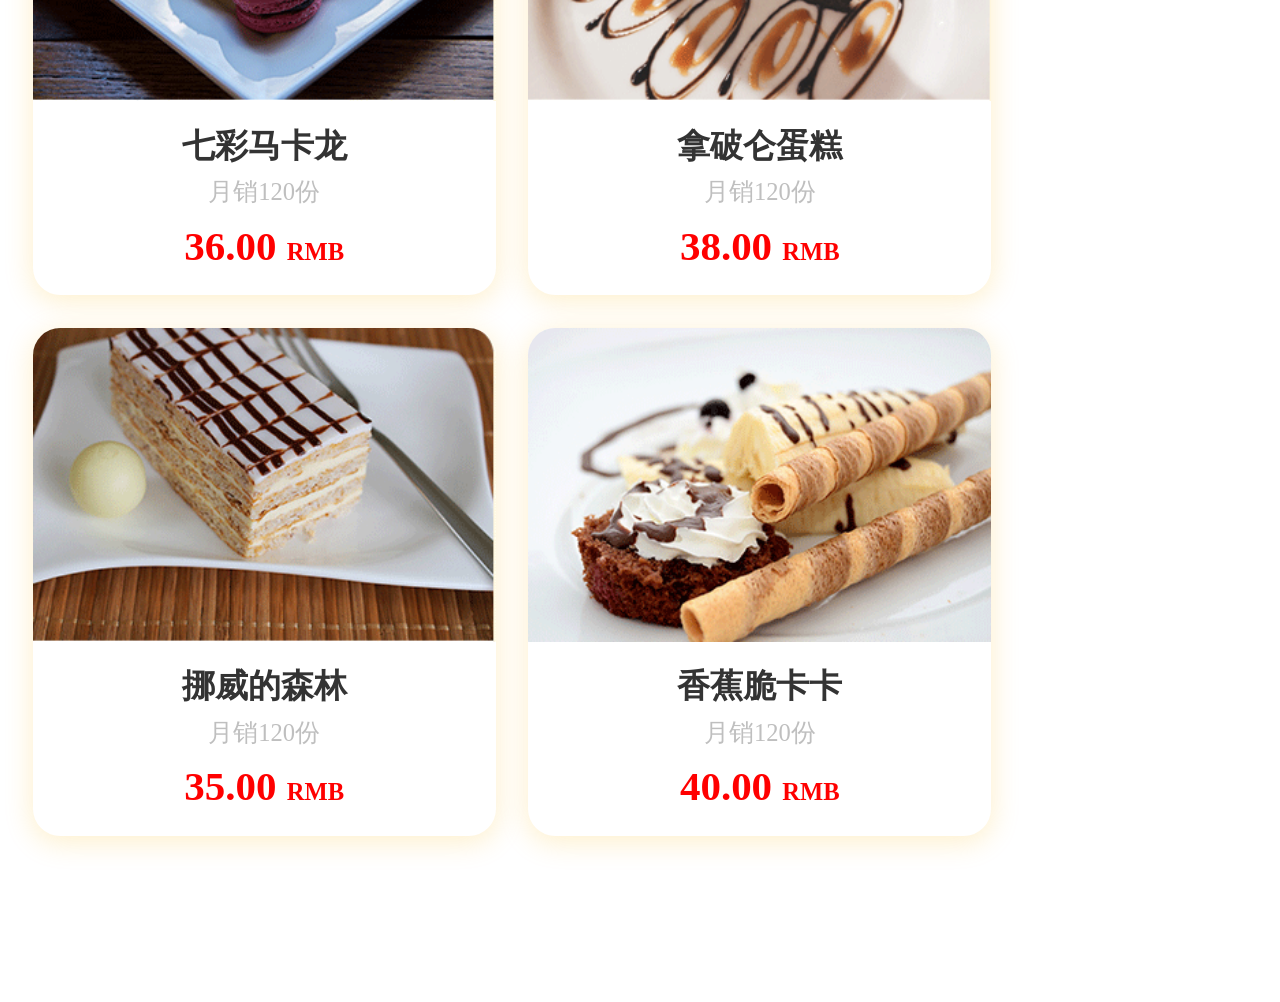
<file: goods.html>
<!DOCTYPE html>
<html lang="en">
<head>
	<meta charset="UTF-8">
	<meta name="viewport" content="width=device-width,initial-scale=1.0,user-scalable=no">
	<link rel="stylesheet" href="css/media screen.css">
	<link rel="stylesheet" href="https://at.alicdn.com/t/font_784713_oo5lzzx6upf.css">
	<link rel="stylesheet" href="css/goods.css">
	<title>商品详情</title>
</head>
<body>
<!-- 头部开始 -->
	<header>
		<div class="top">
			<div class="left">
			<a href="store.html">
				<i class="iconfont icon-fanhui"></i>
			</div>
			</a>
			<div class="center">
			<p>商品详情</p>
			</div>
			<div class="right">
				<i class="iconfont icon-search"></i>
				<i class="iconfont icon-iconjiudianzhuanqu37"></i>
			</div>
		</div>
	</header>
	<!-- 头部结束 -->

	<!-- 背景图开始 -->
	<div class="background">
		<img src="img/background.png" alt="">
	</div>
	<!-- 背景图结束 -->

	<!-- 商品介绍开始 -->
	<div class="introduce">
		<div class="name">
			<h3>黑森林慕斯蛋糕</h3>
			<div class="remise">
				<div class="sell">5折</div>
			</div>
			<div class="limit">
				<div class="buy">限量抢购</div>
			</div>
		</div>
		<div class="point">
			<p>············································································</p>
		</div>
		<div class="en-name">
			Black forest mousse cake
		</div>
		<div class="evaluate">
			<div class="star">★★★★☆</div>	
			<div class="grade">
				<div class="mark">7.5</div>
			</div>
			<div class="price">
				<p>59.00
					<span>RMB</span>
				</p>
			</div>
		</div>
		<div class="dosing-name">
				<h3>主要配料</h3>
		</div>
		<div class="dosing">
			<h3>小麦面粉/奶油/进口奶油/鲜鸡蛋等</h3>
		</div>
	</div>
	<!-- 商品介绍结束 -->

	<!-- 买家评价开始 -->
		<div class="buyer">
			<div class="member">
				<h3>买家评价</h3>
				<p>共1011人评价了此商品</p>
				<div class="check">
					<div class="log">查看评价</div>
				</div>
			</div>
			<div class="center">
				<div class="left">
					<img src="img/head.png" alt="">
				</div>
				<div class="right">
					<h3>伤心凉皮不伤心</h3>
					<p>春水初生，春林出盛，春风十里，不如你。</p>
				</div>
			</div>
			<div class="word">
				<h3>良心卖家，外观很漂亮，奶油很好吃，一点都不腻。
			</h3>
			</div>
		</div>
	<!-- 买家评价结束 -->

	<!-- 卖家推荐开始 -->
	<div class="recommend">
		<div class="seller">
			<h3>卖家推荐</h3>
		</div>
		<div class="main">
			<ul>
				<li>
					<div class="one">
						<img src="img/shop-one.png" alt="">
					</div>
					<div class="two">
						<h3>七彩马卡龙</h3>
						<p>月销120份</p>
						<h2>36.00
						<span>RMB</span>
						</h2>
					</div>
				</li>
				<li>
					<div class="one">
						<img src="img/shop-two.png" alt="">
					</div>
					<div class="two">
						<h3>拿破仑蛋糕</h3>
						<p>月销120份</p>
						<h2>38.00
						<span>RMB</span>
						</h2>
					</div>
				</li>
				<li>
					<div class="one">
						<img src="img/shop-three.png" alt="">
					</div>
					<div class="two">
						<h3>挪威的森林</h3>
						<p>月销120份</p>
						<h2>35.00
						<span>RMB</span>
						</h2>
					</div>
				</li>
				<li>
					<div class="one">
						<img src="img/shop-4.png" alt="">
					</div>
					<div class="two">
						<h3>香蕉脆卡卡</h3>
						<p>月销120份</p>
						<h2>40.00
						<span>RMB</span>
						</h2>
					</div>
				</li>
			</ul>
		</div>
	</div>

	<!-- 卖家推荐结束 -->

	<!-- 底部开始 -->
	<footer>
		<div class="shop">
			<div class="pp">
				<i class="iconfont icon-gouwuchekong"></i>
			</div>
		</div>
		<div class="buy">
			<p>	未选购商品</p>
			<p>	另需配送费3元</p>
		</div>
		<div class="pay">20元起送</div>
	</footer>
	<!-- 底部结束 -->






</body>
</html>
</file>
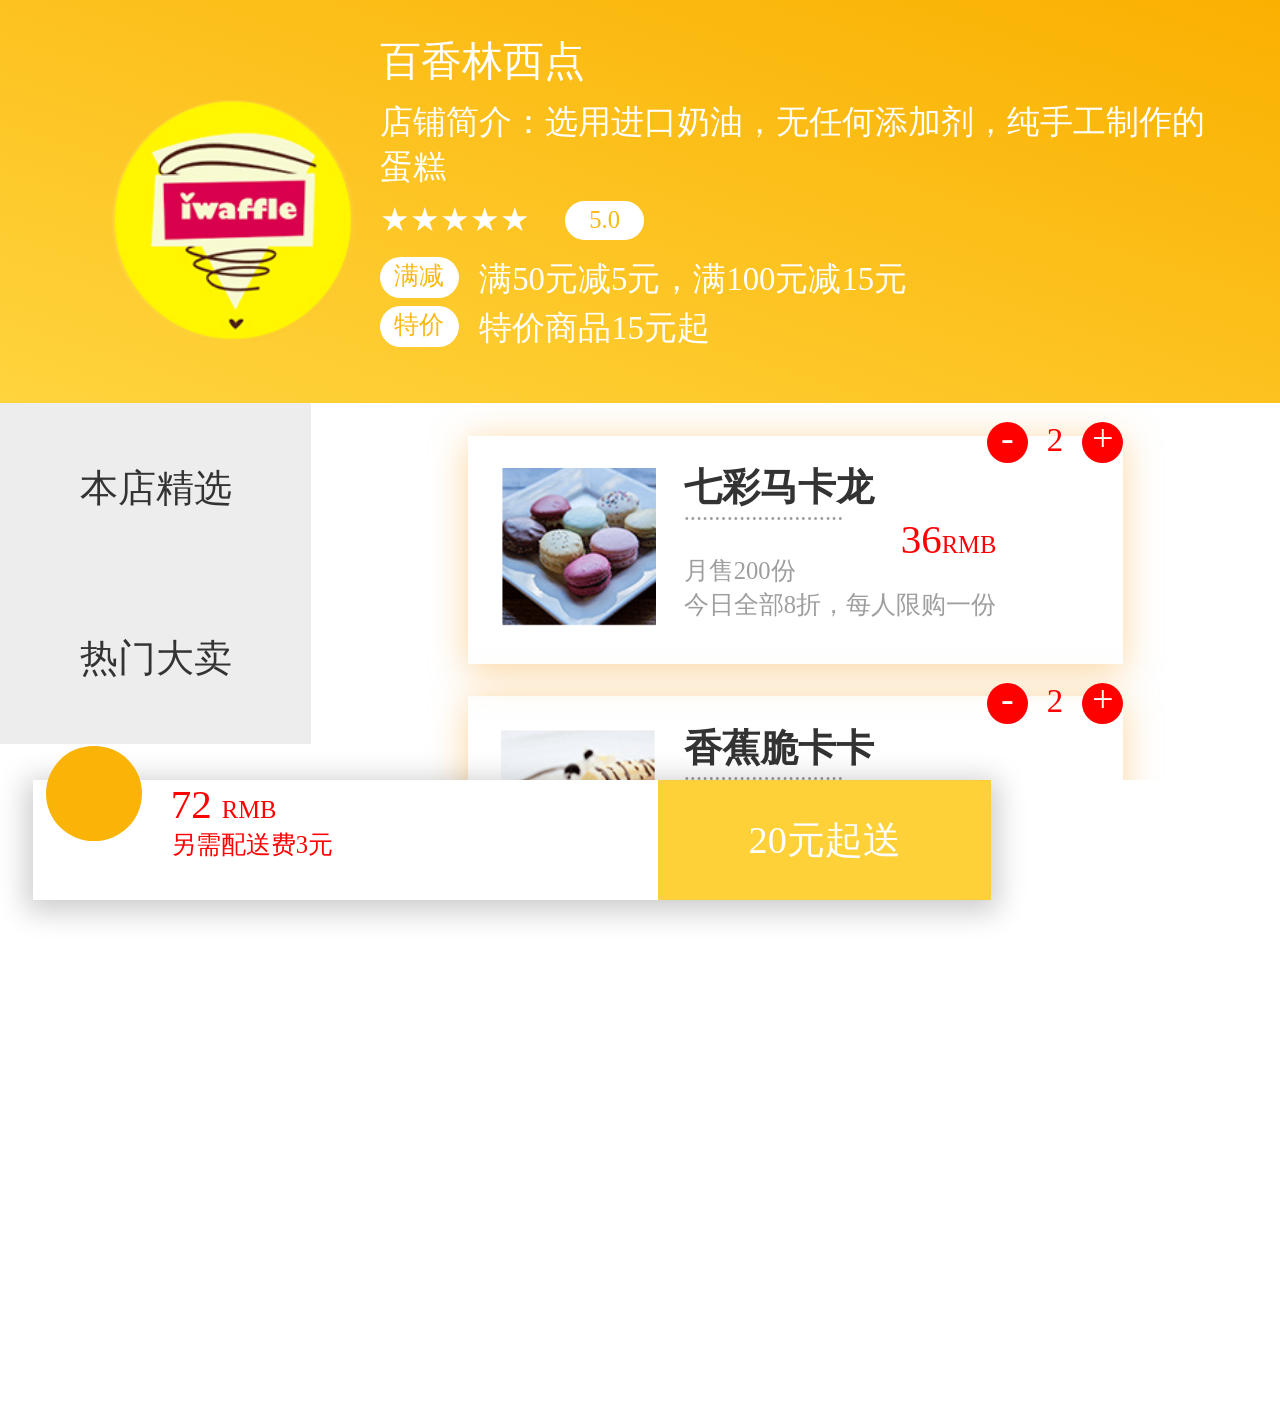
<file: order-detail.html>
<!DOCTYPE html>
<html lang="en">
<head>
	<meta charset="UTF-8">
	<meta name="viewport" content="width=device-width,initial-scale=1.0,user-scalable=no">
	<title>订单详情</title>
	<link rel="stylesheet" href="css/media screen.css">
	<link rel="stylesheet" href="https://at.alicdn.com/t/font_784713_oo5lzzx6upf.css">
	<link rel="stylesheet" href="css/order-detai.css">
</head>
<body>
	<!-- 顶部-->
	<header>
		<div class="top">
			<a href="store.html">
			<div class="left">
				<i class="iconfont icon-fanhui"></i>
			</div>
			</a>
			<div class="center">
			<p>百香林西点</p>
			</div>
			<div class="right">
				<i class="iconfont icon-search"></i>
				<i class="iconfont icon-iconjiudianzhuanqu37"></i>
			</div>
		</div>
		<div class="vue">
			<div class="picture">
				<img src="img/logo.png" alt="">
			</div>
			<div class="content">
				<p>店铺简介：选用进口奶油，无任何添加剂，纯手工制作的蛋糕</p>
				<div class="star">
					<p>★★★★★</p>
					<div class="num">5.0</div>
				</div>
				<div class="remise">
					<div class="num num1">满减</div>
					<p>满50元减5元，满100元减15元</p>
				</div>
				<div class="remise">
					<div class="num num1">特价</div>
					<p>特价商品15元起</p>
				</div>
			</div>
		</div>
	</header>
	<!-- 顶部 -->

	<!-- 主体 -->
	<main>
		<div class="list">
			<ul>
				<li>本店精选</li>
				<li>热门大卖</li>
				<li>本店新品</li>
				<li>单人套餐</li>
				<li>多人套餐</li>
			</ul>
		</div>
		<div class="content">
			<ul>
				<li>
					<div class="left">
						<img src="img/cake1.png" alt="">
					</div>
					<div class="right">
						<h3>七彩马卡龙</h3>
						<p>··························</p>
						<div class="box">
							<p>月售<span>200</span>份</p>
							<div class="price">
								<div class="pri"><span>36</span>RMB</div>
							</div>
						</div>
						<p>今日全部8折，每人限购一份</p>
					</div>
					<div class="reduce">-</div>
					<div class="num">2</div>
					<div class="add">+</div>
				</li>
				<li>
					<div class="left">
						<img src="img/cake2.png" alt="">
					</div>
					<div class="right">
						<h3>香蕉脆卡卡</h3>
						<p>··························</p>
						<div class="box">
							<p>月售<span>200</span>份</p>
							<div class="price">
								<div class="pri"><span>40</span>RMB</div>
							</div>
						</div>
						<p>今日全部8折，没人限购一份</p>
					</div>
					<div class="add">+</div>
					<div class="reduce">-</div>
					<div class="num">2</div>
				</li>
				<li>
					<div class="left">
						<img src="img/cake3.png" alt="">
					</div>
					<div class="right">
						<h3>邂逅香格里拉</h3>
						<p>··························</p>
						<div class="box">
							<p>月售<span>200</span>份</p>
							<div class="price">
								<div class="pri"><span>35</span>RMB</div>
							</div>
						</div>
						<p>今日全部8折，没人限购一份</p>
					</div>
					<div class="add">+</div>
					<div class="reduce">-</div>
					<div class="num">2</div>
				</li>
				<li>
					<div class="left">
						<img src="img/cake4.png" alt="">
					</div>
					<div class="right">
						<h3>挪威的森林</h3>
						<p>··························</p>
						<div class="box">
							<p>月售<span>200</span>份</p>
							<div class="price">
								<div class="pri"><span>35</span>RMB</div>
							</div>
						</div>
						<p>今日全部8折，没人限购一份</p>
					</div>
					<div class="add">+</div>
					<div class="reduce">-</div>
					<div class="num">2</div>
				</li>
				<li>
					<div class="left">
						<img src="img/cake5.png" alt="">
					</div>
					<div class="right">
						<h3>拿破仑蛋糕</h3>
						<p>··························</p>
						<div class="box">
							<p>月售<span>200</span>份</p>
							<div class="price">
								<div class="pri"><span>38</span>RMB</div>
							</div>
						</div>
						<p>今日全部8折，没人限购一份</p>
					</div>
					<div class="add">+</div>
					<div class="reduce">-</div>
					<div class="num">2</div>
				</li>
			</ul>
		</div>
	</main>
	<footer>
		<div class="shop">
			<div class="pp">
				<i class="iconfont icon-gouwuchekong"></i>
			</div>
		</div>
		<div class="buy">
			<p>	72 <span>RMB</span></p>
			<p class="fee">	另需配送费3元</p>
		</div>
		<a href="pay-detail.html">
		<div class="pay">20元起送</div>
		</a>
	</footer>
</body>

	<!-- overflow属性规定当内容溢出元素框时发生的事情
	hidden：隐藏
	scrool:出现滚动条 -->
</html>
</file>
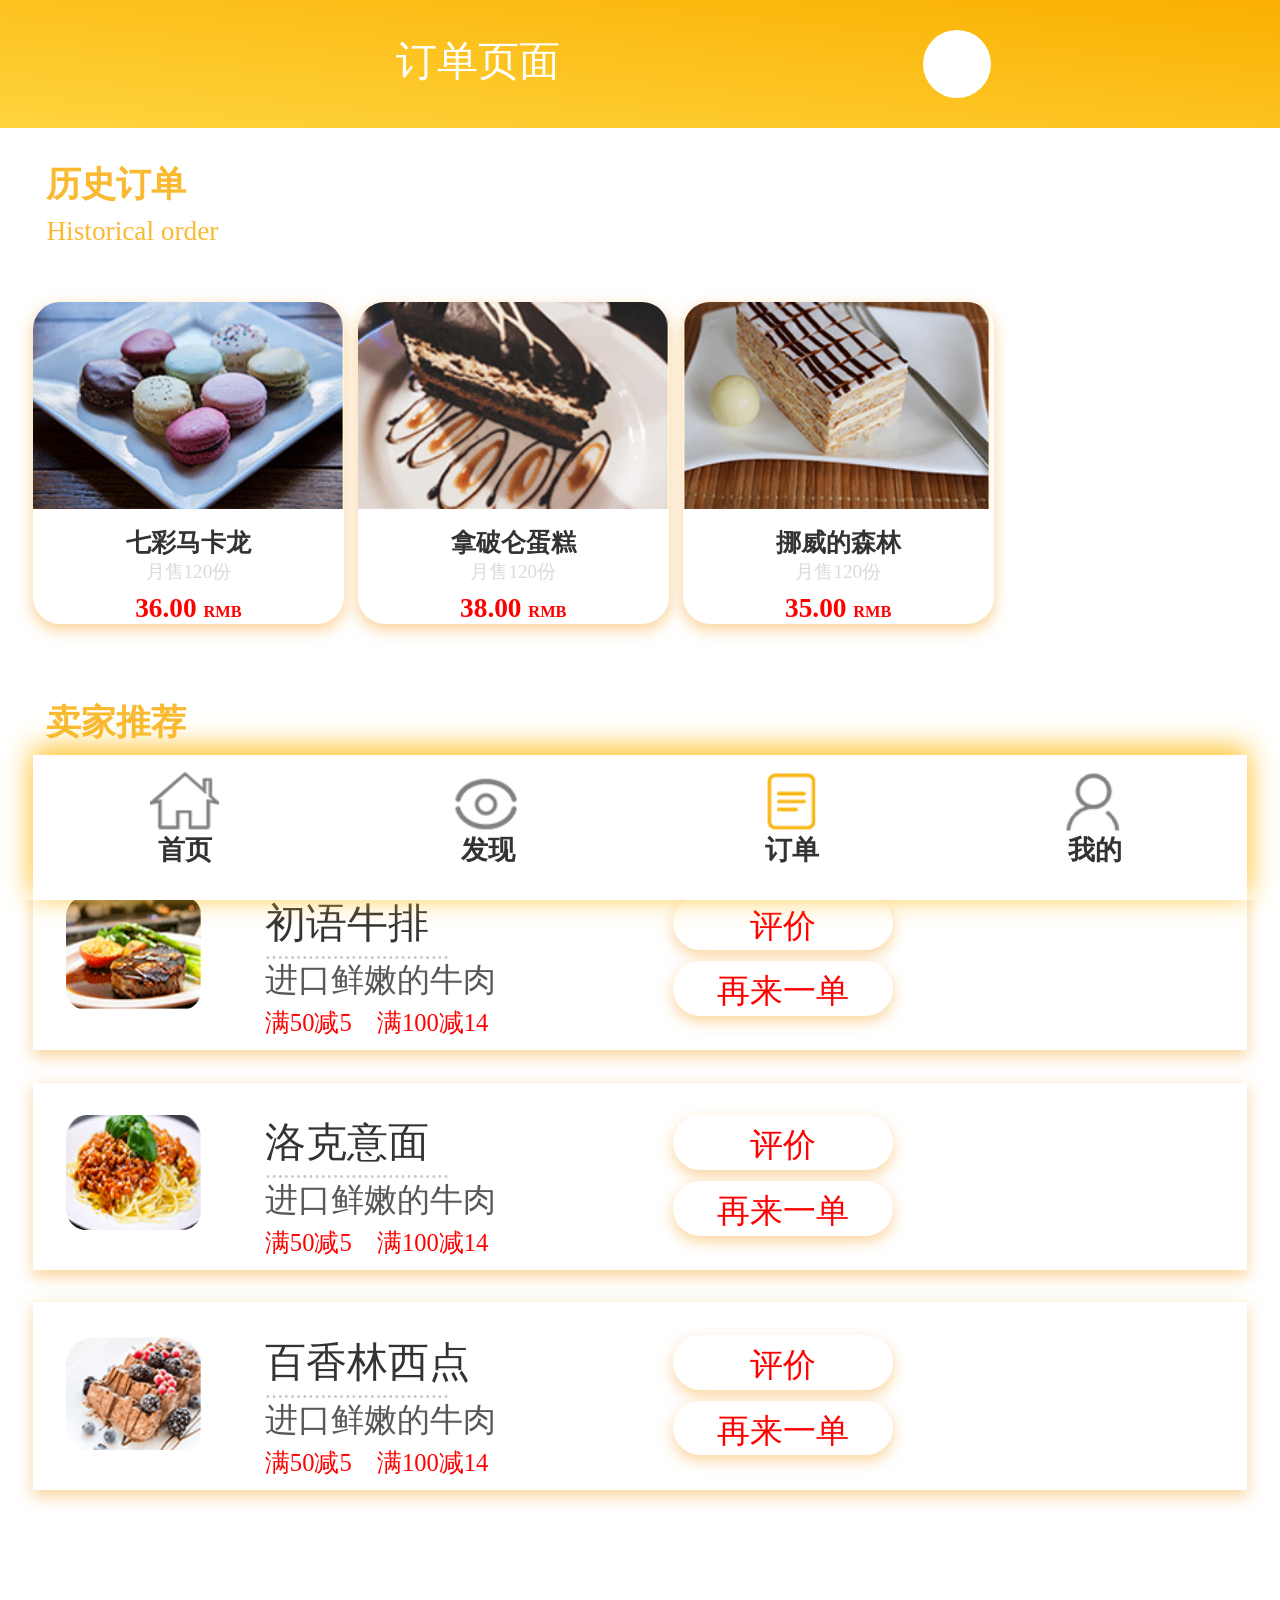
<file: order.html>
<!DOCTYPE html>
<html lang="en">
<head>
	<meta charset="UTF-8">
	<meta name="viewport" content="width=device-width,initial-scale=1.0,user-scalable=no">
	<title>订单页面</title>
	<link rel="stylesheet" href="css/media screen.css">
	<link rel="stylesheet" href="https://at.alicdn.com/t/font_784713_oo5lzzx6upf.css">
	<link rel="stylesheet" href="css/order.css">
</head>
<body>
	<!-- 顶部-->
	<header>
		<div class="top">
			<div class="center">
			<p>订单页面</p>
			</div>
			<div class="right">
				<i class="iconfont icon-search"></i>
			</div>
		</div>	
	</header>
	<!-- 顶部 -->

	<!-- 历史订单 -->
	<div class="history">
		<div class="infer">
			<h3>历史订单</h3>
			<p>Historical order</p>
		</div>
		<div class="picture">
			<ul>
				<li>
					<img src="img/order1.png" alt="">
					<h3>七彩马卡龙</h3>
					<p>月售120份</p>
					<h2>36.00 <span>RMB</span></h2>
				</li>
				<li>
					<img src="img/order2.png" alt="">
					<h3>拿破仑蛋糕</h3>
					<p>月售120份</p>
					<h2>38.00 <span>RMB</span></h2>
				</li>
				<li>
					<img src="img/order3.png" alt="">
					<h3>挪威的森林</h3>
					<p>月售120份</p>
					<h2>35.00 <span>RMB</span></h2>
				</li>
			</ul>
		</div>
	</div>
	<!-- 历史订单结束 -->

	<!-- 卖家推荐开始 -->
	<div class="recommend">
		<div class="sell">
			<h3>卖家推荐</h3>
			<p>Seller recommend</p>
		</div>  
		<div class="center">
			<ul>
				<li>
					<div class="picture">
						<img src="img/order4.png" alt="">
					</div>
					<div class="word">
						<h2>初语牛排</h2>
						<p>······························</p>
						<h3>进口鲜嫩的牛肉</h3>
						<p class="remise">满50减5 
						<span>满100减14</span>
						</p>
					</div>
					<div class="right">
						<div class="top">评价</div>
						<div class="top">再来一单</div>
					</div>
				</li>
				<li>
					<div class="picture">
						<img src="img/order5.png" alt="">
					</div>
					<div class="word">
						<h2>洛克意面</h2>
						<p>······························</p>
						<h3>进口鲜嫩的牛肉</h3>
						<p class="remise">满50减5 
						<span>满100减14</span>
						</p>
					</div>
					<div class="right">
						<div class="top">评价</div>
						<div class="top">再来一单</div>
					</div>
				</li>
				<li>
					<div class="picture">
						<img src="img/order6.png" alt="">
					</div>
					<div class="word">
						<h2>百香林西点</h2>
						<p>······························</p>
						<h3>进口鲜嫩的牛肉</h3>
						<p class="remise">满50减5 
						<span>满100减14</span>
						</p>
					</div>
					<div class="right">
						<div class="top">评价</div>
						<div class="top">再来一单</div>
					</div>
				</li>
			</ul>
		</div>
	</div>
	<!-- 卖家推荐结束 -->

	<!-- 底部开始 -->
	<footer>
		<ul>
			<li>
				<a href="index.html">
				<img src="img/001.png" alt="">
				</a>
				<h5>首页</h5>

			</li>
			<li>
				<img src="img/002.png" alt="">
				<h5>发现</h5>
			</li>
			<li>
				<img src="img/003-x.png" alt="">
				<h5>订单</h5>
			</li>
			<li>
				<a href="user.html">
				<img src="img/004.png" alt="">
				</a>
				<h5>我的</h5>
			</li>
		</ul>
	</footer>

	<!-- 底部结束 -->



</body>
</html>
</file>
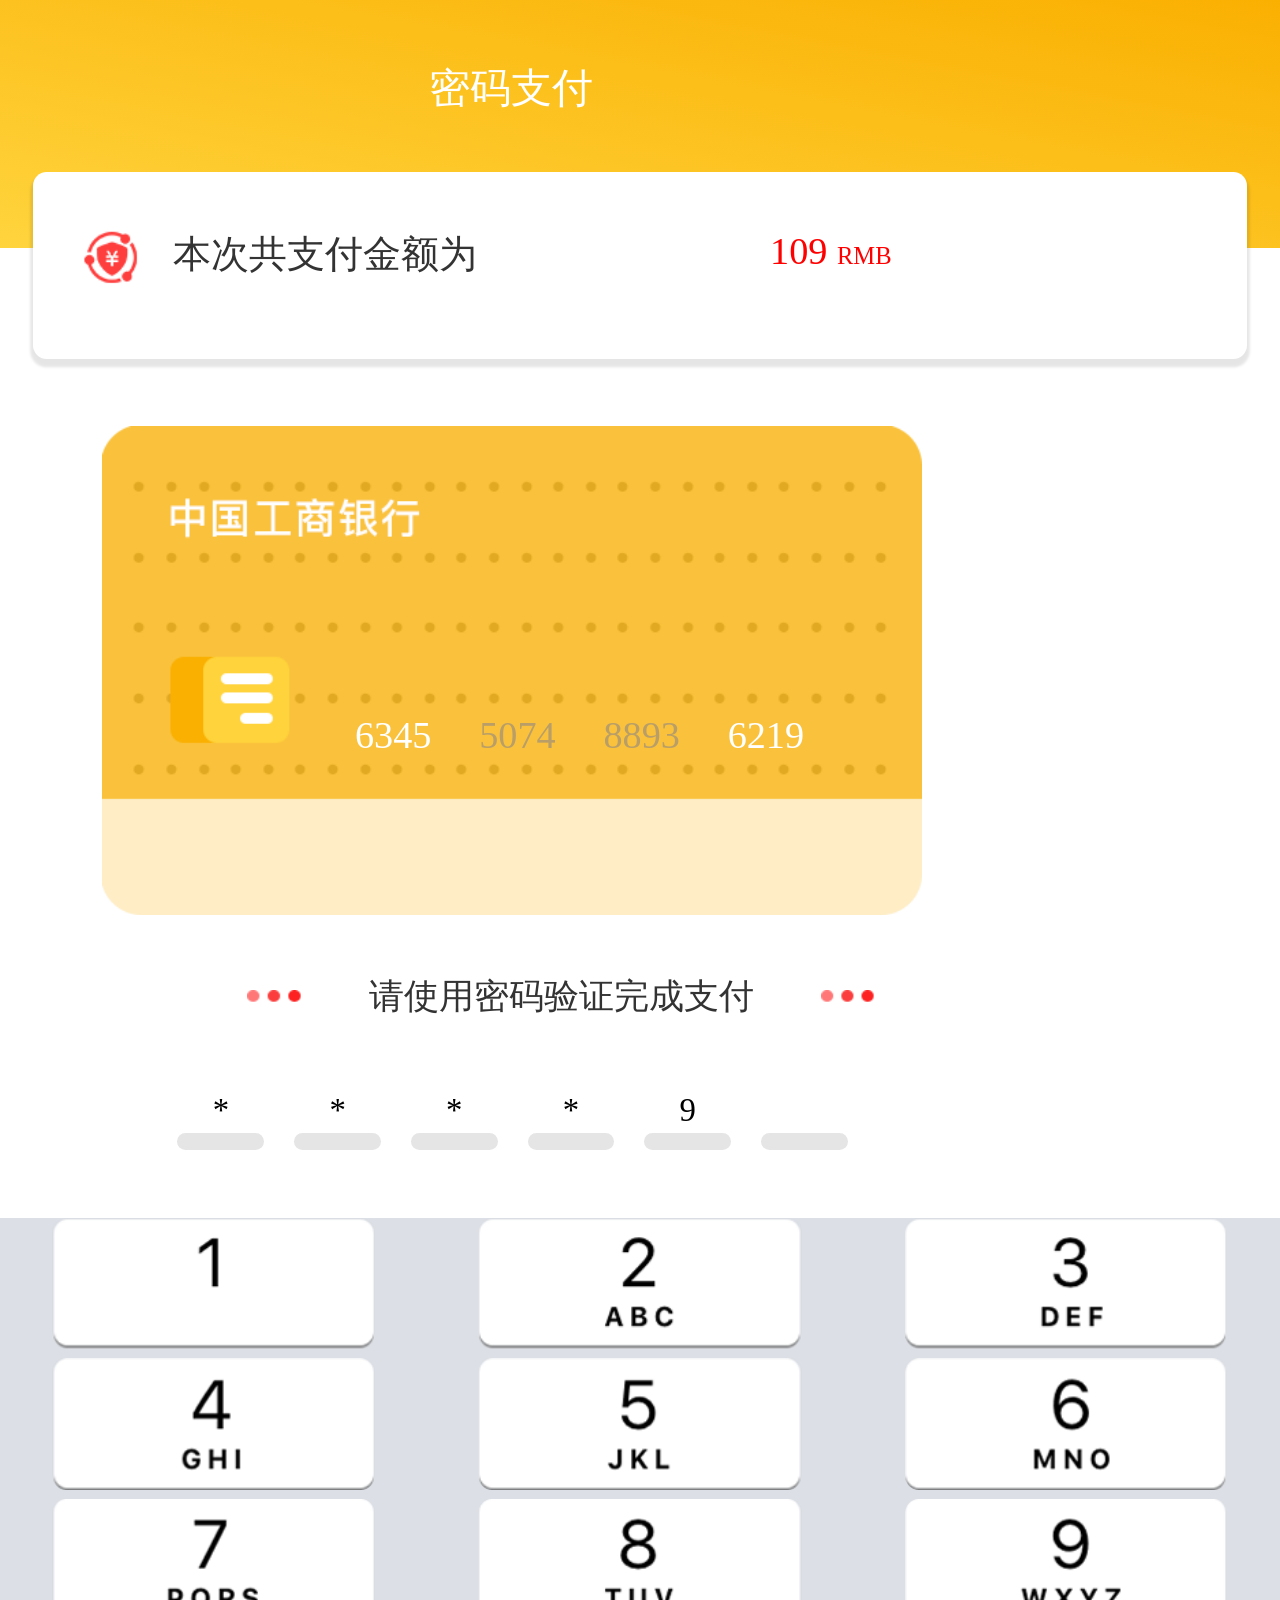
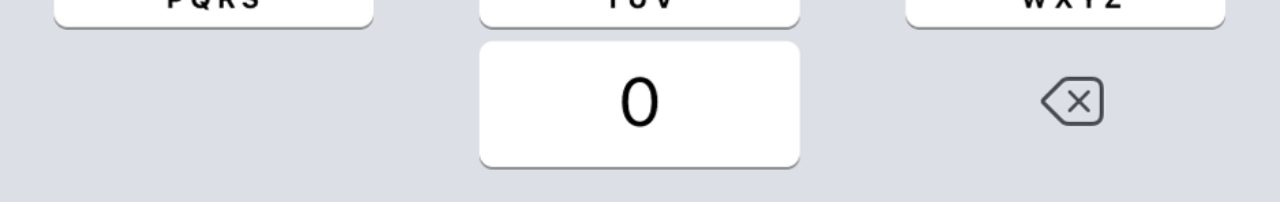
<file: password.html>
<!DOCTYPE html>
<html lang="en">
<head>
	<meta charset="UTF-8">
	<meta name="viewport" content="width=device-width,initial-scale=1.0,user-scalable=no">
	<title>支付方式</title>
	<link rel="stylesheet" href="css/media screen.css">
	<link rel="stylesheet" href="https://at.alicdn.com/t/font_784713_oo5lzzx6upf.css">
	<link rel="stylesheet" href="css/password.css">
</head>
<body>
	<!-- 头部开始 -->
	<header>
		<div class="confirm">
			<div class="back">
				<i class="iconfont icon-fanhui"></i>
			</div>
			<div class="order">密码支付</div>
		</div>
		<div class="pay">
			<div class="box">
				<div class="left">
					<img src="img/pass2.png" alt="">
				</div>
				<div class="center">本次共支付金额为</div>
				<div class="right">
					109 <span>RMB</span>
				</div>
			</div>
		</div>
	</header>
	<!-- 头部结束 -->

	<!-- 银行卡开始 -->
	<div class="bank">
		<img src="img/bank.png" alt="">
		<div class="num">
			<div class="min-left">6345</div>
			<div class="left">5074</div>
			<div class="center">8893</div>
			<div class="right">6219</div>
		</div>
	</div>
	<!-- 银行卡结束 -->
	
	<!-- 密码验证开始 -->
	<div class="use">
		<div class="box">
			<div class="left">
				<img src="img/left.png" alt="">
			</div>
			<div class="center">请使用密码验证完成支付</div>
			<div class="right">
				<img src="img/right.png" alt="">
			</div>
		</div>
	</div>
	<!-- 密码验证结束 -->


	<!-- 密码输入开始 -->
	<div class="lock">
		<div class="input">
			<div class="answer">
				<ul>
					<li>*</li>
					<li>*</li>
					<li>*</li>
					<li>*</li>
					<li>9</li>
					<li></li>
				</ul>
			</div>
			<div class="border">
				<ul>
					<li></li>
					<li></li>
					<li></li>
					<li></li>
					<li></li>
					<li></li>
				</ul>
			</div>
		</div>
	</div>
	<!-- 密码输入结束 -->

	<!-- 底部键盘开始 -->
		<footer>
			<div class="one">
				<ul>
					<li>
						<img src="img/pass1 (1).png" alt="">
					</li>
					<li>
						<img src="img/pass1 (2).png" alt="">
					</li>
					<li>
						<img src="img/pass1 (3).png" alt="">
					</li>
				</ul>
			</div>
			<div class="one">
				<ul>
					<li>
						<img src="img/pass1 (4).png" alt="">
					</li>
					<li>
						<img src="img/pass1 (5).png" alt="">
					</li>
					<li>
						<img src="img/pass1 (6).png" alt="">
					</li>
				</ul>
			</div>
			<div class="one">
				<ul>
					<li>
						<img src="img/pass1 (7).png" alt="">
					</li>
					<li>
						<img src="img/pass1 (8).png" alt="">
					</li>
					<li>
						<img src="img/pass1 (9).png" alt="">
					</li>
				</ul>
			</div>
			<div class="one">
				<ul>
					<li>
					</li>
					<li>
						<img src="img/pass1 (10).png" alt="">
					</li>
					<li>
						<img src="img/pass1 (11).png" alt="">
					</li>
				</ul>
			</div>
		</footer>
	<!-- 底部键盘结束 -->






</body>
</html>
</file>
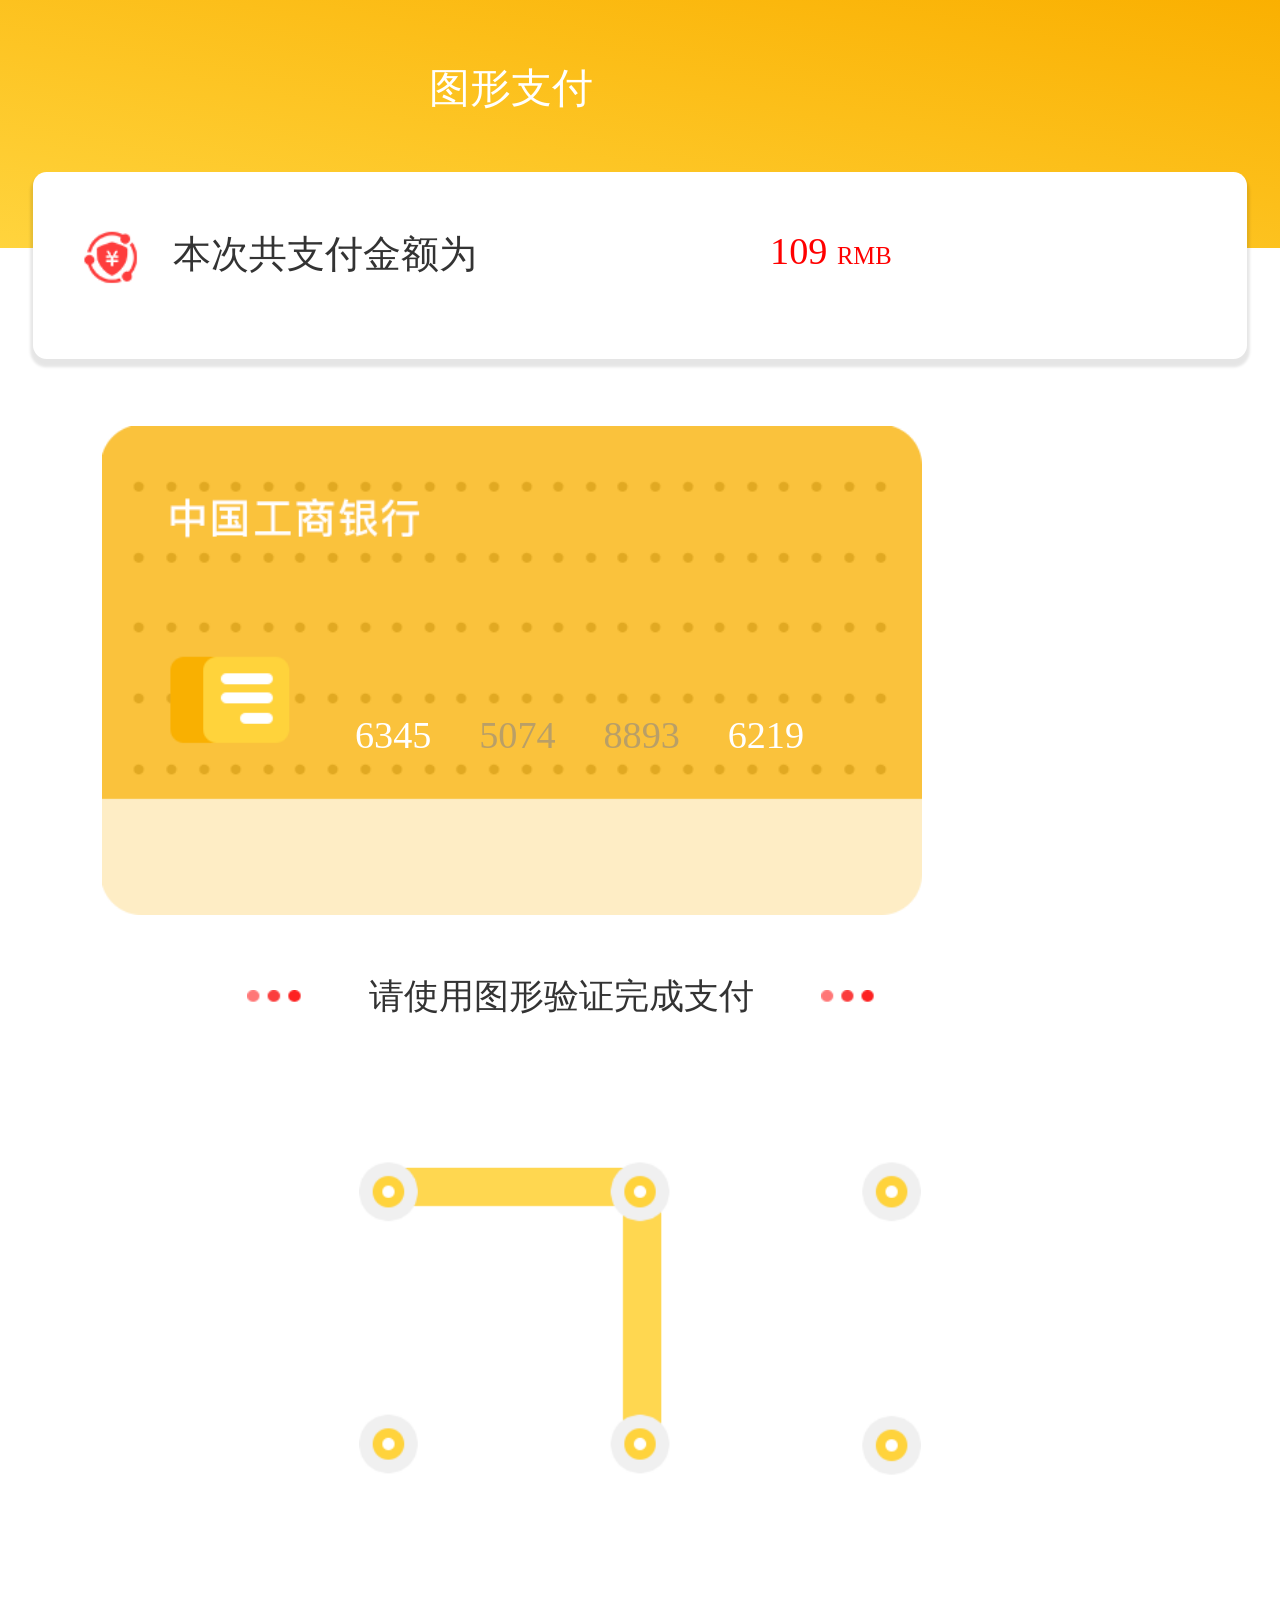
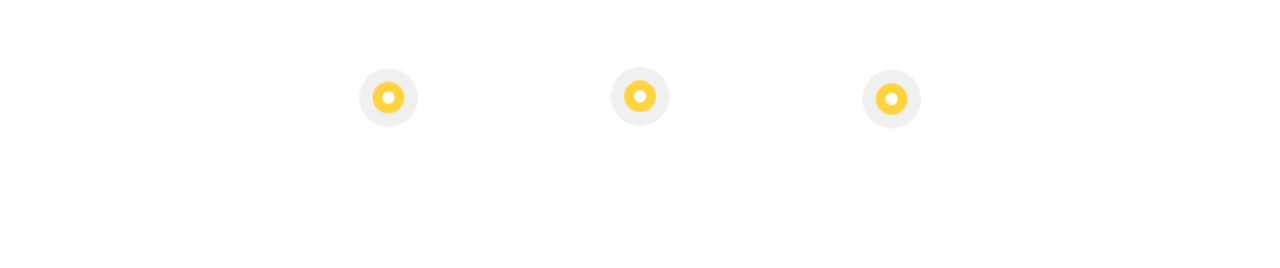
<file: pattern.html>
<!DOCTYPE html>
<html lang="en">
<head>
	<meta charset="UTF-8">
	<meta name="viewport" content="width=device-width,initial-scale=1.0,user-scalable=no">
	<title>支付方式</title>
	<link rel="stylesheet" href="css/media screen.css">
	<link rel="stylesheet" href="https://at.alicdn.com/t/font_784713_oo5lzzx6upf.css">
	<link rel="stylesheet" href="css/pattern.css">
</head>
<body>
	<!-- 头部开始 -->
	<header>
		<div class="confirm">
			<div class="back">
				<i class="iconfont icon-fanhui"></i>
			</div>
			<div class="order">图形支付</div>
		</div>
		<div class="pay">
			<div class="box">
				<div class="left">
					<img src="img/pass2.png" alt="">
				</div>
				<div class="center">本次共支付金额为</div>
				<div class="right">
					109 <span>RMB</span>
				</div>
			</div>
		</div>
	</header>
	<!-- 头部结束 -->

	<!-- 银行卡开始 -->
	<div class="bank">
		<img src="img/bank.png" alt="">
		<div class="num">
			<div class="min-left">6345</div>
			<div class="left">5074</div>
			<div class="center">8893</div>
			<div class="right">6219</div>
		</div>
	</div>
	<!-- 银行卡结束 -->
	
	<!-- 密码验证开始 -->
	<div class="use">
		<div class="box">
			<div class="left">
				<img src="img/left.png" alt="">
			</div>
			<div class="center">请使用图形验证完成支付</div>
			<div class="right">
				<img src="img/right.png" alt="">
			</div>
		</div>
	</div>
	<!-- 密码验证结束 -->


	<!-- 密码输入开始 -->
	<div class="graph">
		<img src="img/pattern.png" alt="">
	</div>
	<!-- 密码输入结束 -->

	






</body>
</html>
</file>
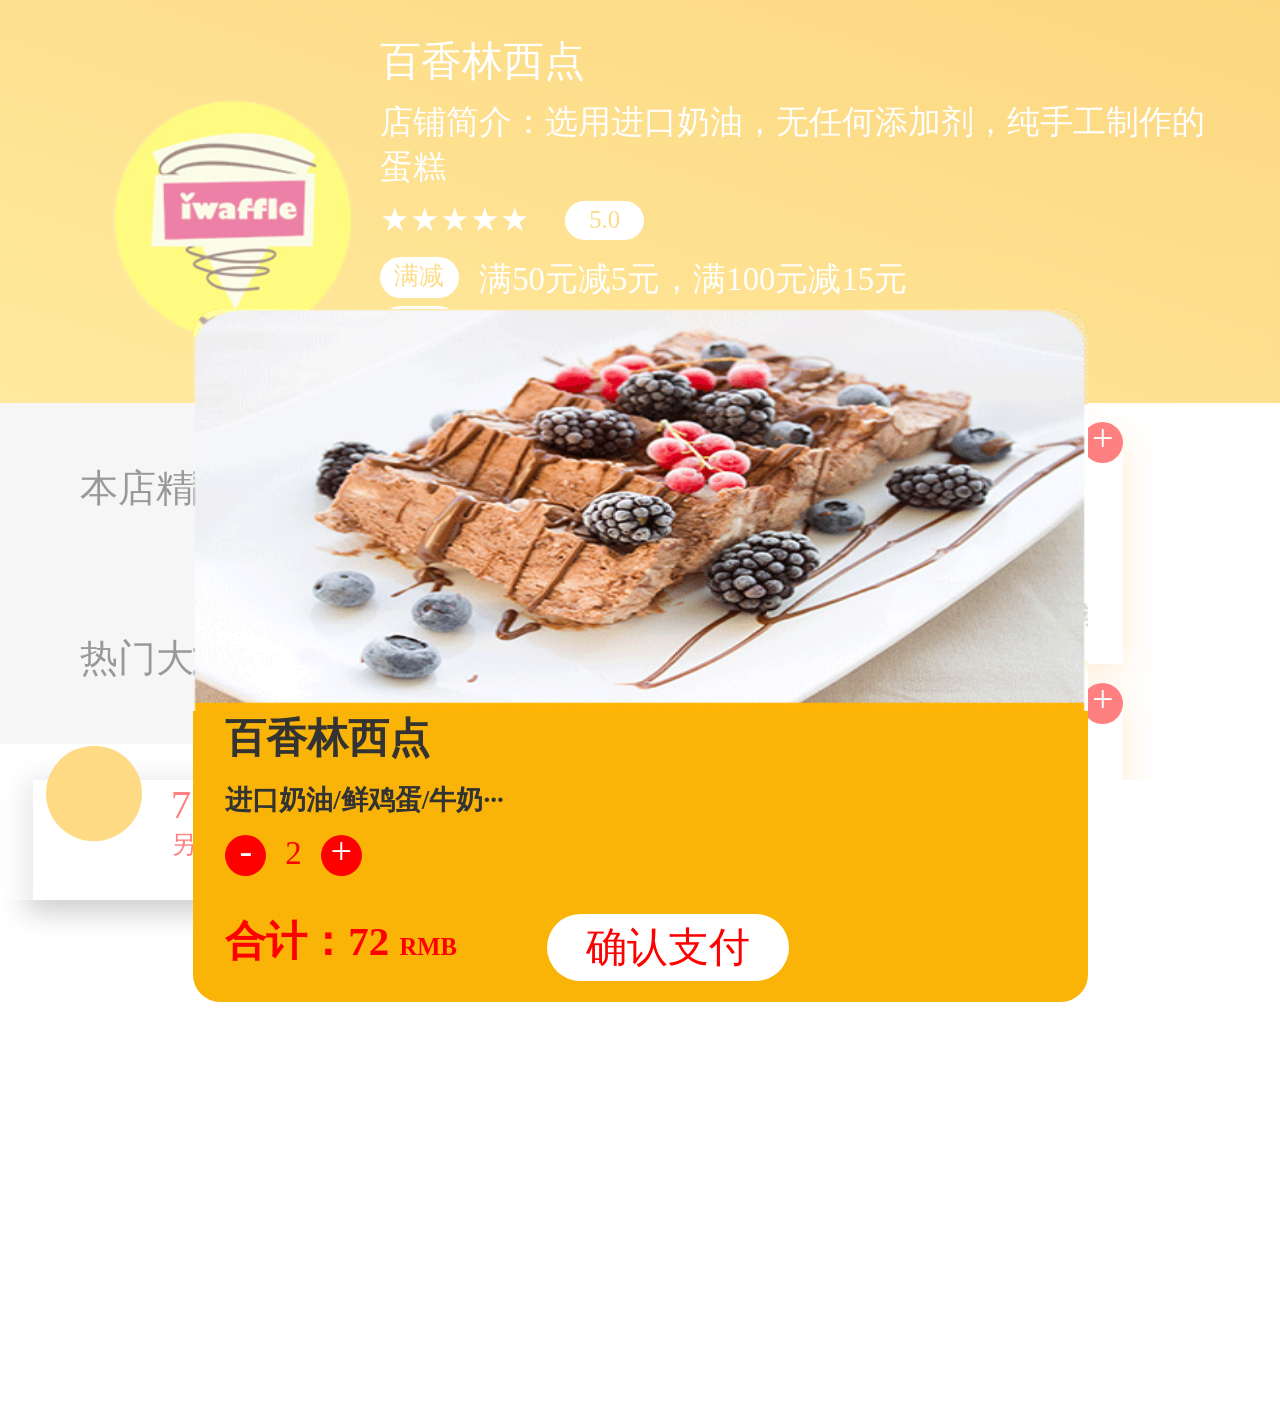
<file: pay-detail.html>
<!DOCTYPE html>
<html lang="en">
<head>
	<meta charset="UTF-8">
	<meta name="viewport" content="width=device-width,initial-scale=1.0,user-scalable=no">
	<title>支付详情</title>
	<link rel="stylesheet" href="css/media screen.css">
	<link rel="stylesheet" href="https://at.alicdn.com/t/font_784713_oo5lzzx6upf.css">
	<link rel="stylesheet" href="css/pay-detail.css">
</head>
<body>
	<!-- 顶部-->
	<header>
		<div class="top">
			<div class="left">
				<i class="iconfont icon-fanhui"></i>
			</div>
			<div class="center">
			<p>百香林西点</p>
			</div>
			<div class="right">
				<i class="iconfont icon-search"></i>
				<i class="iconfont icon-iconjiudianzhuanqu37"></i>
			</div>
		</div>
		<div class="vue">
			<div class="picture">
				<img src="img/logo.png" alt="">
			</div>
			<div class="content">
				<p>店铺简介：选用进口奶油，无任何添加剂，纯手工制作的蛋糕</p>
				<div class="star">
					<p>★★★★★</p>
					<div class="num">5.0</div>
				</div>
				<div class="remise">
					<div class="num num1">满减</div>
					<p>满50元减5元，满100元减15元</p>
				</div>
				<div class="remise">
					<div class="num num1">特价</div>
					<p>特价商品15元起</p>
				</div>
			</div>
		</div>
	</header>
<!-- 顶部 -->

<!-- 主体 -->
	<main>
		<div class="list">
			<ul>
				<li>本店精选</li>
				<li>热门大卖</li>
				<li>本店新品</li>
				<li>单人套餐</li>
				<li>多人套餐</li>
			</ul>
		</div>
		<div class="content">
			<ul>
				<li>
					<div class="left">
						<img src="img/cake1.png" alt="">
					</div>
					<div class="right">
						<h3>七彩马卡龙</h3>
						<p>··························</p>
						<div class="box">
							<p>月售<span>200</span>份</p>
							<div class="price">
								<div class="pri"><span>36</span>RMB</div>
							</div>
						</div>
						<p>今日全部8折，没人限购一份</p>
					</div>
					<div class="reduce">-</div>
					<div class="num">2</div>
					<div class="add">+</div>
				</li>
				<li>
					<div class="left">
						<img src="img/cake2.png" alt="">
					</div>
					<div class="right">
						<h3>香蕉脆卡卡</h3>
						<p>··························</p>
						<div class="box">
							<p>月售<span>200</span>份</p>
							<div class="price">
								<div class="pri"><span>40</span>RMB</div>
							</div>
						</div>
						<p>今日全部8折，没人限购一份</p>
					</div>
					<div class="add">+</div>
				</li>
				<li>
					<div class="left">
						<img src="img/cake3.png" alt="">
					</div>
					<div class="right">
						<h3>邂逅香格里拉</h3>
						<p>··························</p>
						<div class="box">
							<p>月售<span>200</span>份</p>
							<div class="price">
								<div class="pri"><span>35</span>RMB</div>
							</div>
						</div>
						<p>今日全部8折，没人限购一份</p>
					</div>
					<div class="add">+</div>
				</li>
				<li>
					<div class="left">
						<img src="img/cake4.png" alt="">
					</div>
					<div class="right">
						<h3>挪威的森林</h3>
						<p>··························</p>
						<div class="box">
							<p>月售<span>200</span>份</p>
							<div class="price">
								<div class="pri"><span>35</span>RMB</div>
							</div>
						</div>
						<p>今日全部8折，没人限购一份</p>
					</div>
					<div class="add">+</div>
				</li>
				<li>
					<div class="left">
						<img src="img/cake5.png" alt="">
					</div>
					<div class="right">
						<h3>拿破仑蛋糕</h3>
						<p>··························</p>
						<div class="box">
							<p>月售<span>200</span>份</p>
							<div class="price">
								<div class="pri"><span>38</span>RMB</div>
							</div>
						</div>
						<p>今日全部8折，没人限购一份</p>
					</div>
					<div class="add">+</div>
				</li>
			</ul>
		</div>
	</main>
	<footer>
		<div class="shop">
			<div class="pp">
				<i class="iconfont icon-gouwuchekong"></i>
			</div>
		</div>
		<div class="buy">
			<p>	72 <span>RMB</span></p>
			<p class="fee">	另需配送费3元</p>
		</div>
		<div class="pay">20元起送</div>
	</footer>
	<div class="mask">
		<div class="box">
			<div class="payment">
				<div class="pic">
					<img src="img/pay1.png" alt="">
				</div>
				<h3>百香林西点</h3>
				<p>进口奶油/鲜鸡蛋/牛奶···</p>
				<div class="other">
					<div class="reduce">-</div>
					<div class="num">2</div>
					<div class="add">+</div>
				</div>
				<div class="price">
					<h3>合计：72 <span>RMB</span></h3>
					<a href="confirm order.html">
					<div class="last">确认支付</div>
					</a>
				</div>
			</div>
		</div>
	</div>

</body>

	<!-- overflow属性规定当内容溢出元素框时发生的事情
	hidden：隐藏
	scrool:出现滚动条 -->
</html>
</file>
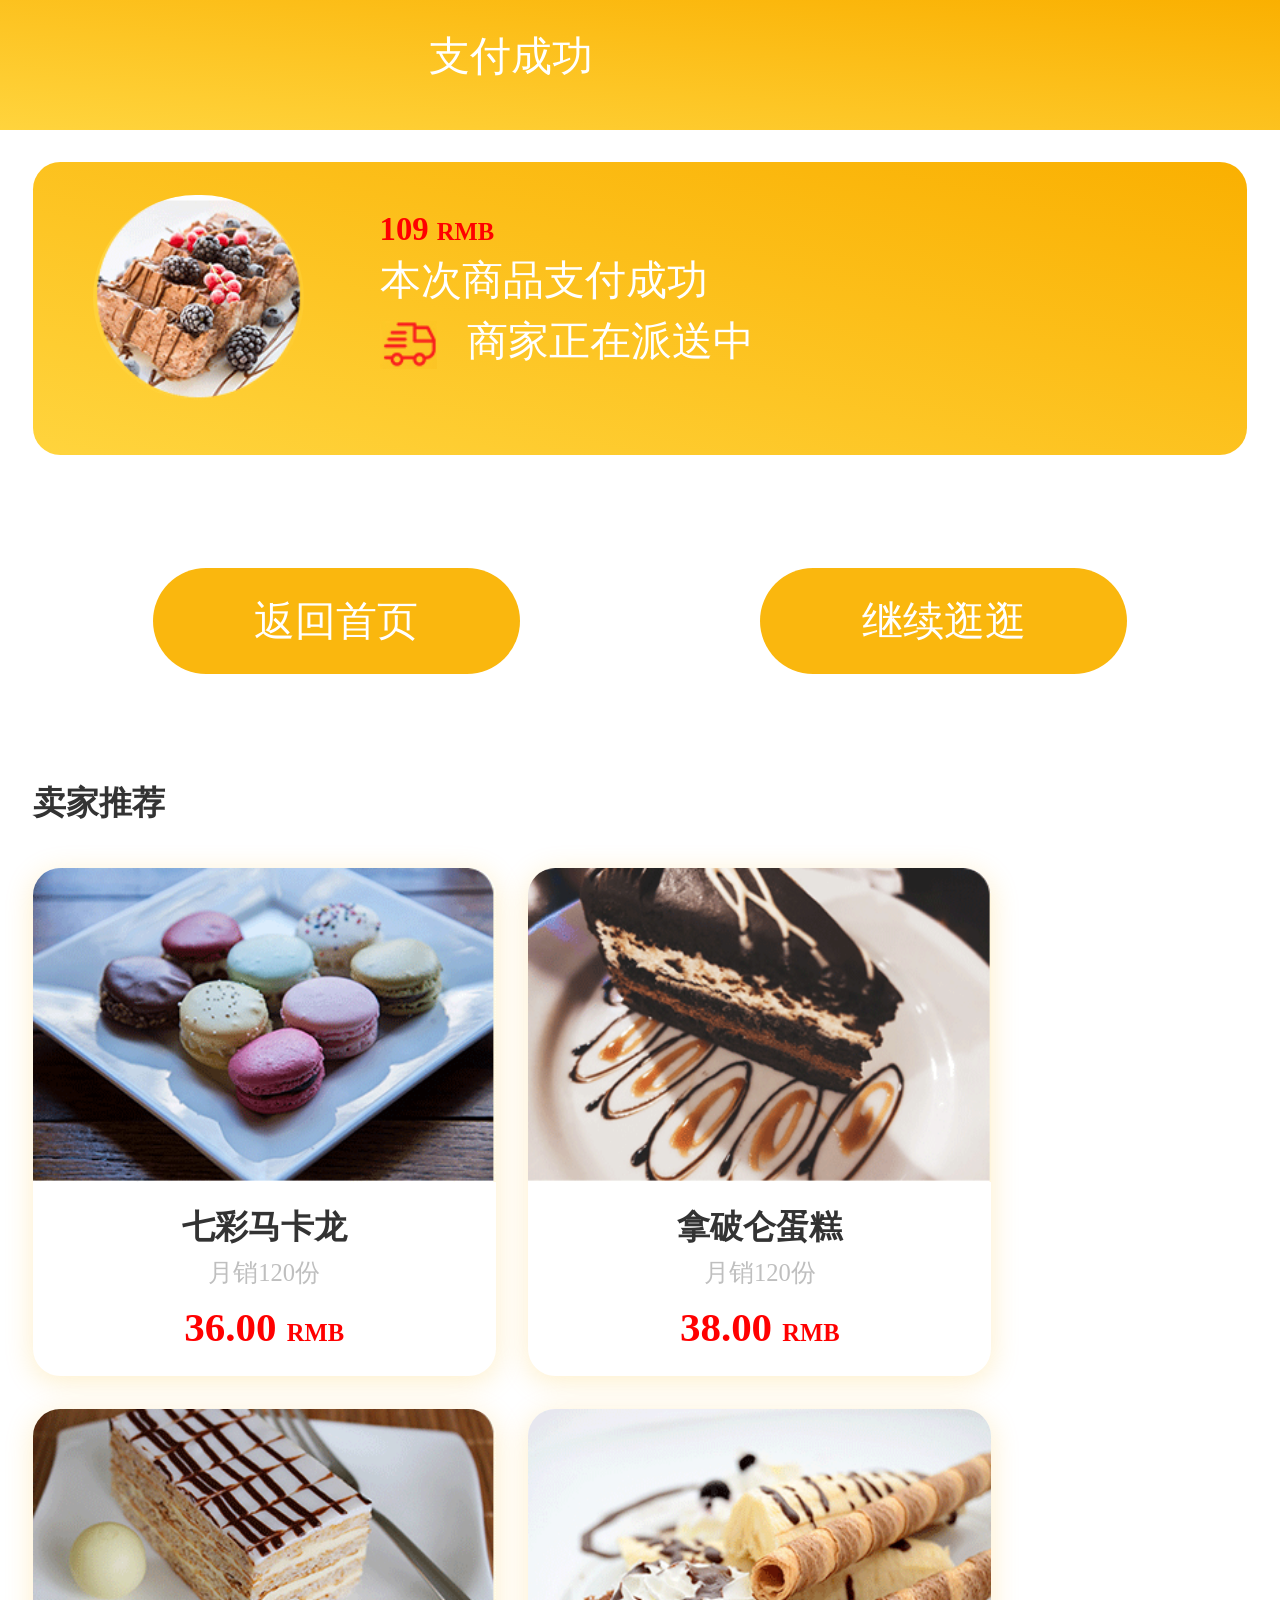
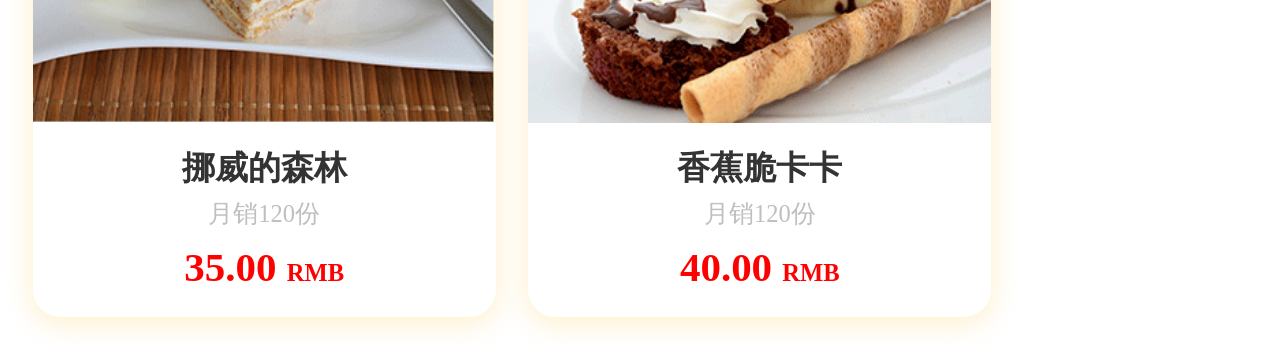
<file: pay-succcess.html>
<!DOCTYPE html>
<html lang="en">
<head>
	<meta charset="UTF-8">
	<meta name="viewport" content="width=device-width,initial-scale=1.0,user-scalable=no">
	<title>支付成功</title>
	<link rel="stylesheet" href="css/media screen.css">
	<link rel="stylesheet" href="https://at.alicdn.com/t/font_784713_oo5lzzx6upf.css">
	<link rel="stylesheet" href="css/pay-success.css">
</head>
<body>
	<!-- 头部开始 -->
	<header>
		<div class="confirm">
		<a href="finger.html">
			<div class="back">
				<i class="iconfont icon-fanhui"></i>
			</div>
		</a>
			<div class="order">支付成功</div>
		</div>
	</header>
	<!-- 头部结束 -->

	<!-- 派送开始 -->
	<div class="send">
		<div class="box">
			<div class="pic">
				<img src="img/success1.png" alt="">
			</div>
			<div class="right">
				<h3>109 <span>RMB</span></h3>
				<h2>本次商品支付成功</h2>
				<div class="picture">
					<img src="img/success2.png" alt="">
					<h2>商家正在派送中</h2>
				</div>
			</div>
		</div>
	</div>
	<!-- 派送结束 -->

	<!-- 返回开始 -->
	<div class="back">
		<div class="box">
			<a href="index.html">
			<div class="left">返回首页</div>
			</a>
			<a href="store.html">
			<div class="right">继续逛逛</div>
			</a>
		</div>
	</div>
	<!-- 返回结束 -->

	<!-- 卖家推荐开始 -->
	<div class="recommend">
		<div class="seller">
			<h3>卖家推荐</h3>
		</div>
		<div class="main">
			<ul>
				<li>
					<div class="one">
						<img src="img/shop-one.png" alt="">
					</div>
					<div class="two">
						<h3>七彩马卡龙</h3>
						<p>月销120份</p>
						<h2>36.00
						<span>RMB</span>
						</h2>
					</div>
				</li>
				<li>
					<div class="one">
						<img src="img/shop-two.png" alt="">
					</div>
					<div class="two">
						<h3>拿破仑蛋糕</h3>
						<p>月销120份</p>
						<h2>38.00
						<span>RMB</span>
						</h2>
					</div>
				</li>
				<li>
					<div class="one">
						<img src="img/shop-three.png" alt="">
					</div>
					<div class="two">
						<h3>挪威的森林</h3>
						<p>月销120份</p>
						<h2>35.00
						<span>RMB</span>
						</h2>
					</div>
				</li>
				<li>
					<div class="one">
						<img src="img/shop-4.png" alt="">
					</div>
					<div class="two">
						<h3>香蕉脆卡卡</h3>
						<p>月销120份</p>
						<h2>40.00
						<span>RMB</span>
						</h2>
					</div>
				</li>
			</ul>
		</div>
	</div>

	<!-- 卖家推荐结束 -->
</body>
</html>
</file>
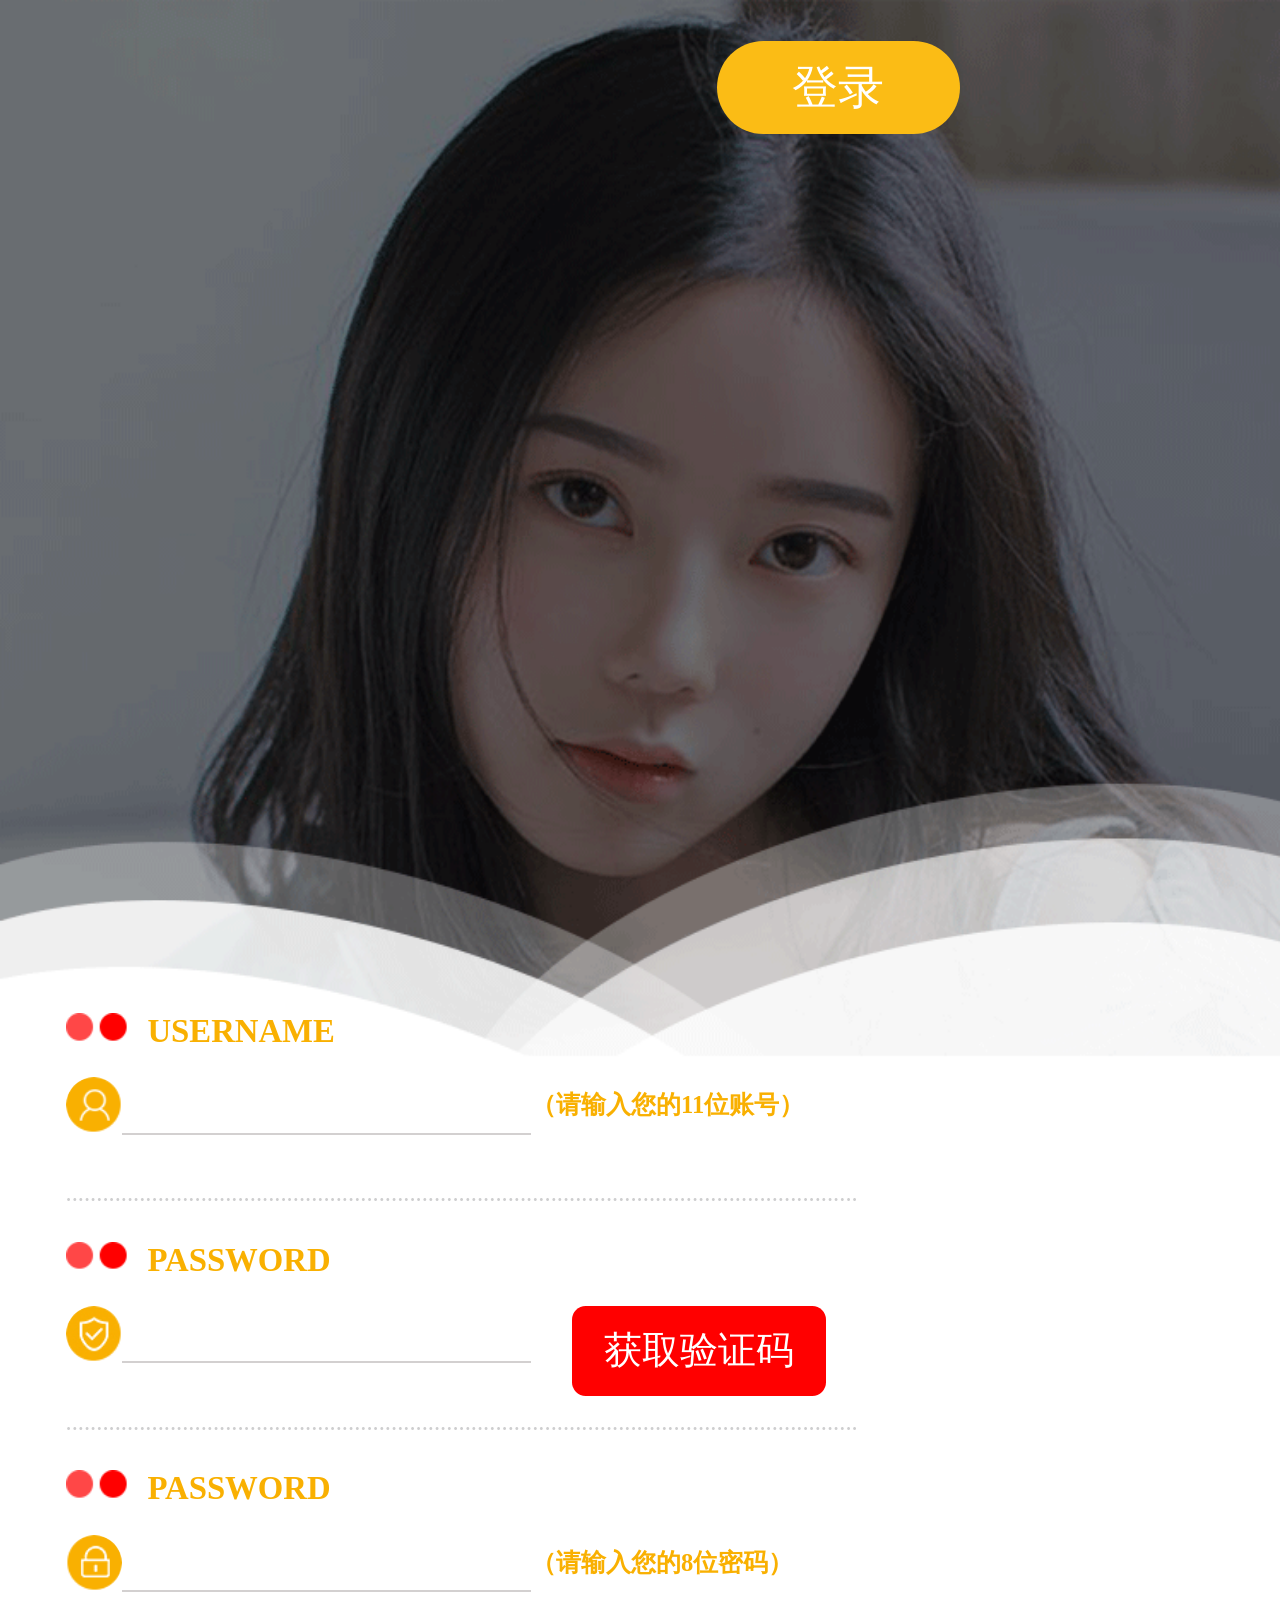
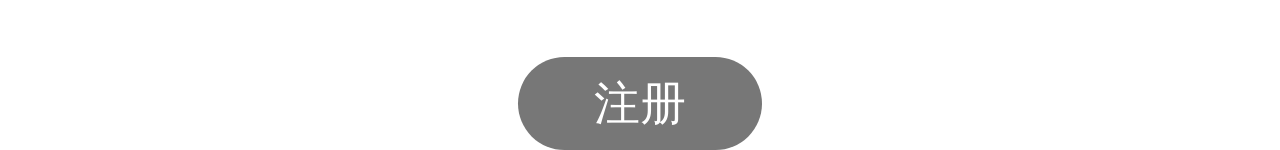
<file: register.html>
<!DOCTYPE html>
<html lang="en">
<head>
	<meta charset="UTF-8">
	<title>注册</title>
	<meta name="viewport" content="width=device-width,initial-scale=1.0,user-scalable=no">
	<link rel="stylesheet" href="css/media screen.css">	
	<link rel="stylesheet" href="https://at.alicdn.com/t/font_784713_oo5lzzx6upf.css">
	<link rel="stylesheet" href="css/register.css">
	<script src="js/register.js"></script>
</head>
<body>
	<header>
		<div class="left">
			<i class="iconfont icon-fanhui"></i>
		</div>
	
		<div class="right">
			<a href="enter.html" target="_self">
				<button>登录</button>
			</a>
		</div>
		
	</header>
	<!-- 主体开始 -->
	<main>
		<div class="center">
			<div class="top">
				<div class="connet">
					<img src="img/enter-point.png" alt="">
					<h3>USERNAME</h3>
					<img src="img/phone.png" alt="" class="user username">
				</div>
				<div class="bottom">
					<div class="left">
						<img src="img/enter-user.png" alt="">
						<input type="text" class="name1">
						<img src="img/true.png" alt="" class="discover">
						<h3>（请输入您的11位账号）</h3>
					</div>
				</div>
			</div>
			<div class="point">·································································································································</div>
			<div class="top">
				<div class="connet">
					<img src="img/enter-point.png" alt="">
					<h3>PASSWORD</h3>
				</div>
				<div class="bottom">
					<div class="left">
						<img src="img/ver.png" alt="">
						<input type="password">
						<div class="get">
							<button>获取验证码</button>
						</div>
					</div>
				</div>
			</div>
			<div class="point">·································································································································</div>
			<div class="top">
				<div class="connet">
					<img src="img/enter-point.png" alt="">
					<h3>PASSWORD</h3>
					<img src="img/password .png" alt="" class="user password">
				</div>
				<div class="bottom">
					<div class="left">
						<img src="img/enter-password.png" alt="">
						<input type="password" class="pass">
						<img src="img/true.png" alt="" class="discover">
						<h3>（请输入您的8位密码）</h3>
					</div>
				</div>
			</div>
		</div>
	</main>
	<!-- 主体结束 -->
	<!-- 登录按钮开始 -->
	
	<div class="logon">
		
		<button>注册</button>
		
	</div>
	
	<!-- 登录按钮 结束-->


</body>
</html>
</file>
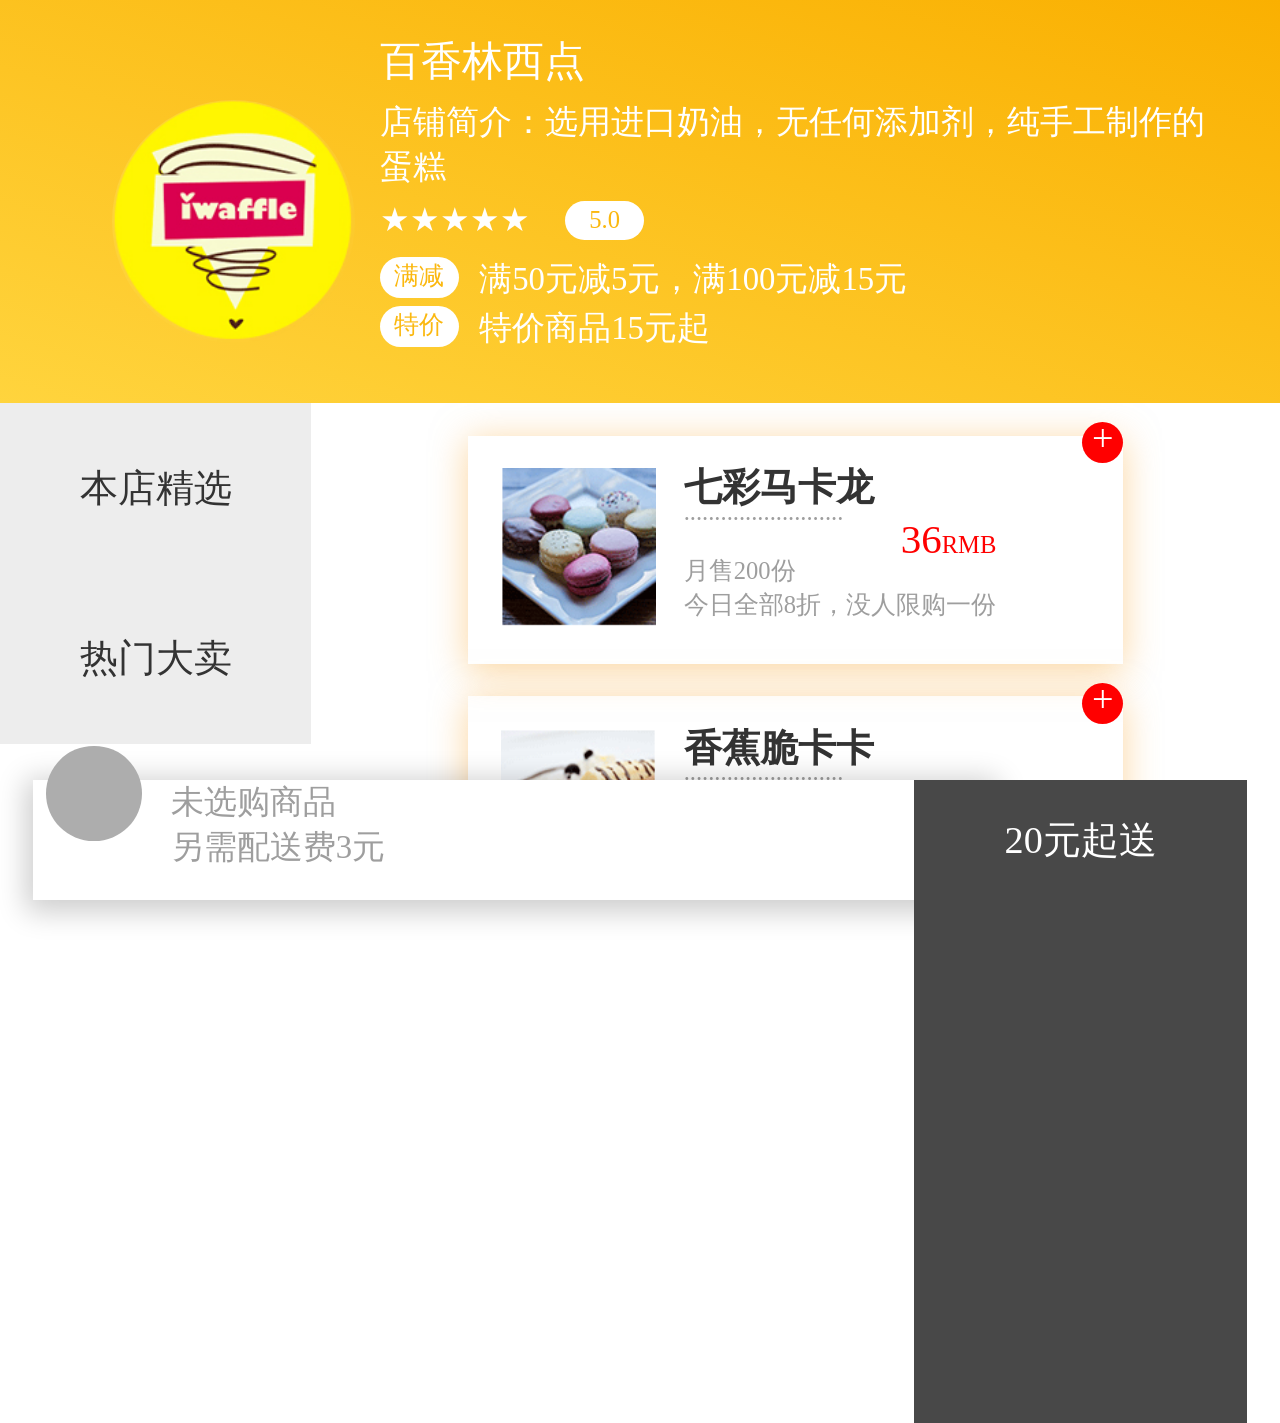
<file: store.html>
<!DOCTYPE html>
<html lang="en">
<head>
	<meta charset="UTF-8">
	<meta name="viewport" content="width=device-width,initial-scale=1.0,user-scalable=no">
	<title>店铺详情</title>
	<link rel="stylesheet" href="css/media screen.css">
	<link rel="stylesheet" href="https://at.alicdn.com/t/font_784713_oo5lzzx6upf.css">
	<link rel="stylesheet" href="css/store.css">

	<script src="js/order.js"></script>
	
</head>
<body>
	<!-- 顶部-->
	<header>
		<div class="top">
			<div class="left">
				<a href="index.html">
				<i class="iconfont icon-fanhui"></i></a>
			</div>
			<div class="center">
			<p>百香林西点</p>
			</div>
			<div class="right">
				<i class="iconfont icon-search"></i>
				<i class="iconfont icon-iconjiudianzhuanqu37"></i>
			</div>
		</div>
		<div class="vue">
			<div class="picture">
				<img src="img/logo.png" alt="">
			</div>
			<div class="content">
				<p>店铺简介：选用进口奶油，无任何添加剂，纯手工制作的蛋糕</p>
				<div class="star">
					<p>★★★★★</p>
					<div class="num">5.0</div>
				</div>
				<div class="remise">
					<div class="num num1">满减</div>
					<p>满50元减5元，满100元减15元</p>
				</div>
				<div class="remise">
					<div class="num num1">特价</div>
					<p>特价商品15元起</p>
				</div>
			</div>
		</div>
	</header>
<!-- 顶部 -->

<!-- 主体 -->
	<main>
		<div class="list">
			<ul>
				<li>本店精选</li>
				<li>热门大卖</li>
				<li>本店新品</li>
				<li>单人套餐</li>
				<li>多人套餐</li>
			</ul>
		</div>
		<div class="content">
			<ul>
				<li>
					<div class="left">
						<img src="img/cake1.png" alt="">
					</div>
					<div class="right">
						<h3>七彩马卡龙</h3>
						<p>··························</p>
						<div class="box">
							<p>月售<span>200</span>份</p>
							<div class="price">
								<div class="pri"><span class="mon">36</span>RMB</div>
							</div>
						</div>
						<p>今日全部8折，没人限购一份</p>
					</div>
					<div class="reduce">-</div>
					<div class="num num_count"></div>
					<div class="add">+</div>
				</li>
				<li>
					<div class="left">
						<img src="img/cake2.png" alt="">
					</div>
					<div class="right">
						<h3>香蕉脆卡卡</h3>
						<p>··························</p>
						<div class="box">
							<p>月售<span>200</span>份</p>
							<div class="price">
								<div class="pri"><span class="mon">40</span>RMB</div>
							</div>
						</div>
						<p>今日全部8折，没人限购一份</p>
					</div>
					<div class="reduce">-</div>
					<div class="num num_count"></div>
					<div class="add">+</div>
				</li>
				<li>
					<div class="left">
						<img src="img/cake3.png" alt="">
					</div>
					<div class="right">
						<h3>邂逅香格里拉</h3>
						<p>··························</p>
						<div class="box">
							<p>月售<span>200</span>份</p>
							<div class="price">
								<div class="pri"><span class="mon">40</span>RMB</div>
							</div>
						</div>
						<p>今日全部8折，没人限购一份</p>
					</div>
					<div class="reduce">-</div>
					<div class="num num_count"></div>
					<div class="add">+</div>
				</li>
				<li>
					<div class="left">
						<img src="img/cake4.png" alt="">
					</div>
					<div class="right">
						<h3>挪威的森林</h3>
						<p>··························</p>
						<div class="box">
							<p>月售<span>200</span>份</p>
							<div class="price">
								<div class="pri"><span class="mon">35</span>RMB</div>
							</div>
						</div>
						<p>今日全部8折，没人限购一份</p>
					</div>
					<div class="reduce">-</div>
					<div class="num num_count"></div>
					<div class="add">+</div>
				</li>

				
				<li>
					<a href="goods.html">
						<div class="left">
							<img src="img/cake5.png" alt="">
						</div>
					</a>
					<div class="right">
						<h3>拿破仑蛋糕</h3>
						<p>··························</p>
						<div class="box">
							<p>月售<span>200</span>份</p>
							<div class="price">
								<div class="pri"><span class="mon">38</span>RMB</div>
							</div>
						</div>
						<p>今日全部8折，没人限购一份</p>
					</div>
					<div class="reduce">-</div>
					<div class="num num_count"></div>
					<div class="add">+</div>
				</li>
			</ul>
		</div>
	</main>
	<footer>
		<div class="shop">
			<div class="pp">
				<i class="iconfont icon-gouwuchekong"></i>
			</div>
		</div>
		<div class="buy">
			<p class="money">	未选购商品</p>
			<p class="money1">	另需配送费3元</p>
		</div>
		<div class="pay">20元起送</div>
		
	</footer>
	<div class="change">
		<div class="shop">
			<div class="pp1">
				<i class="iconfont icon-gouwuchekong"></i>
			</div>
		</div>
		<div class="buy1">
			<p ><span class="among"></span><span>RMB</span></p>
			<p class="fee">	另需配送费3元</p>
		</div>
		<div class="pay pay1">20元起送</div>
		
	</div>


	<div class="mask">
		<div class="box">
			<div class="payment">
				<div class="pic">
					<img src="img/pay1.png" alt="">
				</div>
				<h3>百香林西点</h3>
				<p>进口奶油/鲜鸡蛋/牛奶···</p>
				<div class="other">
					<div class="reduce reduce_pay">-</div>
					<div class="num num_pay"></div>
					<div class="add add_pay">+</div>
				</div>
				<div class="price">
					<h3>合计：<span class="amongs"></span> <span>RMB</span></h3>
					<a href="confirm order.html">
					<div class="last">确认支付</div>
					</a>
				</div>
			</div>
		</div>
	</div>
</body>

	<!-- overflow属性规定当内容溢出元素框时发生的事情
	hidden：隐藏
	scrool:出现滚动条 -->
</html>
</file>
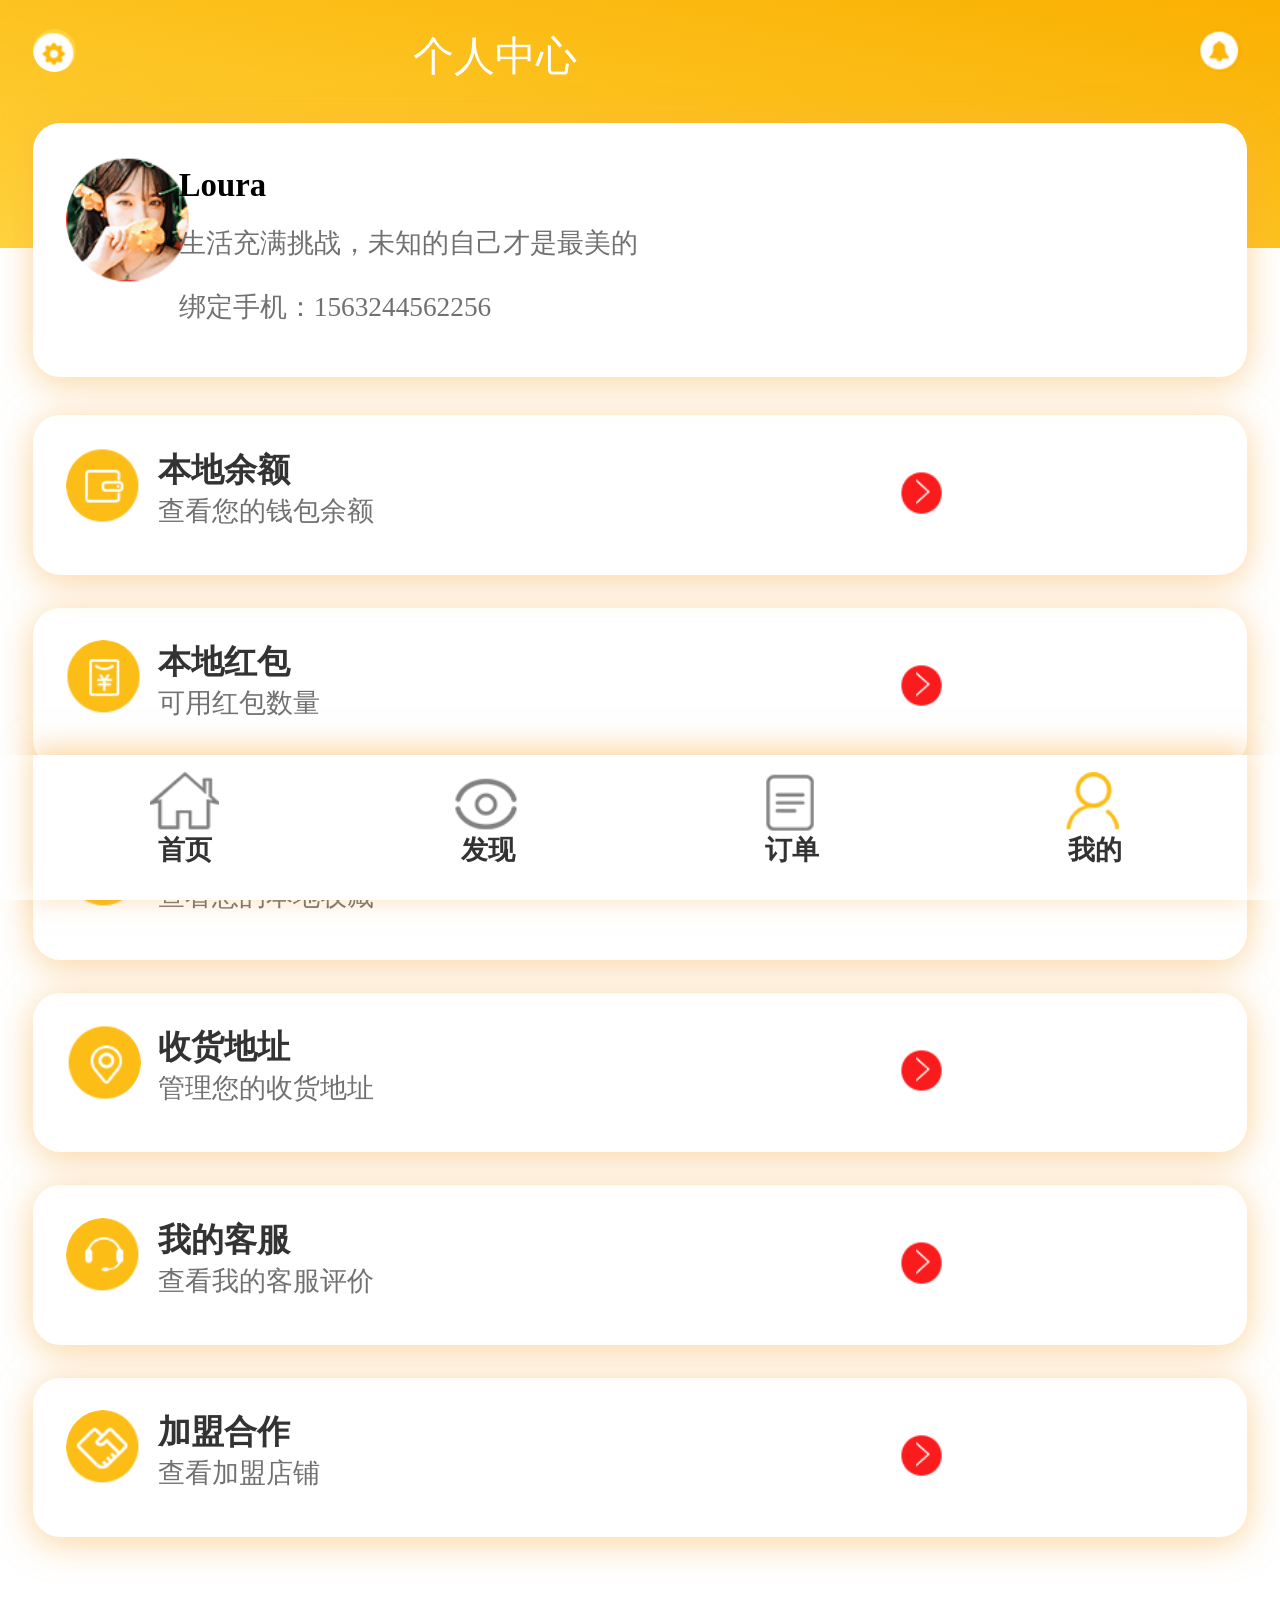
<file: user.html>
<!DOCTYPE html>
<html lang="en">
<head>
	<meta charset="UTF-8">
	<title>个人中心</title>
	<meta name="viewport" content="width=device-width,initial-scale=1.0,user-scalable=no">
	<link rel="stylesheet" href="css/media screen.css">	
	<link rel="stylesheet" href="css/user.css">
</head>
<body>
	<!-- 头部开始 -->
	<header>
		<div class="confirm">
			<div class="back">
				<img src="img/user3.png" alt="">
			</div>
			<div class="order">个人中心</div>
			<div class="set">
				<img src="img/user2.png" alt="">
			</div>
		</div>
		<div class="introduce">
			<div class="head">
				<img src="img/user-head.png" alt="">
			</div>
			<div class="sign">
				<h2>Loura</h2>
				<p>生活充满挑战，未知的自己才是最美的</p>
				<p>绑定手机：1563244562256</p>
			</div>
		</div>
	</header>
	<!-- 头部结束 -->

	<!-- 主体开始 -->
	<main>
		<ul>
			<li>
				<div class="left">
					<img src="img/user01.png" alt="">
				</div>
				<div class="right">
					<h3>本地余额</h3>
					<p>查看您的钱包余额</p>
				</div>
				<div class="arrow">
					<img src="img/user1.png" alt="">
				</div>
			</li>
			<li>
				<div class="left">
					<img src="img/user02.png" alt="">
				</div>
				<div class="right">
					<h3>本地红包</h3>
					<p>可用红包数量</p>
				</div>
				<div class="arrow">
					<img src="img/user1.png" alt="">
				</div>
			</li>
			<li>
				<div class="left">
					<img src="img/user03.png" alt="">
				</div>
				<div class="right">
					<h3>本地收藏</h3>
					<p>查看您的本地收藏</p>
				</div>
				<div class="arrow">
					<img src="img/user1.png" alt="">
				</div>
			</li>
			<li>
				<div class="left">
					<img src="img/user04.png" alt="">
				</div>
				<div class="right">
					<h3>收货地址</h3>
					<p>管理您的收货地址</p>
				</div>
				<div class="arrow">
					<img src="img/user1.png" alt="">
				</div>
			</li>
			<li>
				<div class="left">
					<img src="img/user05.png" alt="">
				</div>
				<div class="right">
					<h3>我的客服</h3>
					<p>查看我的客服评价</p>
				</div>
				<div class="arrow">
					<img src="img/user1.png" alt="">
				</div>
			</li>
			<li>
				<div class="left">
					<img src="img/user06.png" alt="">
				</div>
				<div class="right">
					<h3>加盟合作</h3>
					<p>查看加盟店铺</p>
				</div>
				<div class="arrow">
					<img src="img/user1.png" alt="">
				</div>
			</li>
		</ul>
	</main>
	<!-- 主体开始 -->

	<!-- 底部 -->
	<footer>
		<ul>
			<li>
				<a href="index.html">
				<img src="img/001.png" alt="">
				</a>
				<h5>首页</h5>

			</li>
			<li>
				<img src="img/002.png" alt="">
				<h5>发现</h5>
			</li>
			<li>
				<a href="order.html">
				<img src="img/003.png" alt="">
				</a>
				<h5>订单</h5>
			</li>
			<li>
				<img src="img/004-x.png" alt="">
				<h5>我的</h5>
			</li>
		</ul>
	</footer>
	<!-- 底部结束 -->
</body>
</html>
</file>
<file: css/media screen.css>
/*
* @Author: ZX
* @Date:   2018-08-08 11:10:33
* @Last Modified by:   ZX
* @Last Modified time: 2018-08-09 23:05:18
*/
*{
	padding: 0;
	margin: 0;
	list-style: none;
	box-sizing: border-box;
}
a{
	text-decoration: none;
}
i{
	font-style: normal;
}
/* 媒体查询 屏幕的最小宽度  一定要按顺序从小往大写*/
@media screen and (min-width: 360px){
	html{
		/* font-size: 48px; */
		/* 计算公式 */
		font-size: calc(360/750*100px);
	}
}
@media screen and (min-width: 375px){
	html{
		/* font-size: 50px; */
		font-size: calc(375/750*100px);
	}
}
@media screen and (min-width: 411px){
	html{
		font-size: calc(411/750*100px);
	}
}
@media screen and (min-width: 412px){
	html{
		/* font-size: 55px; */
		font-size: calc(412/750*100px);
	}
}
@media screen and (min-width: 414px){
	html{
		font-size: calc(414/750*100px);
	}
}
@media screen and (min-width: 750px){
	html{
		/* font-size: 100px; */
		font-size: calc(750/750*100px);
	}
}
@media screen and (min-width: 768px){
	html{
		/* font-size: 102px; */
		font-size: calc(768/750*100px);
	}
}
@media screen and (min-width: 1024px){
	html{
		font-size: calc(1024/750*100px);
	}
}
</file>
<file: css/index.css>
/*
* @Author: ZX
* @Date:   2018-08-08 11:20:02
* @Last Modified by:   ZX
* @Last Modified time: 2018-09-09 15:09:39
*/
*{
	padding: 0;
	margin: 0;
	list-style: none;
	box-sizing: border-box;
}
a{
	text-decoration: none;
}
i{
	font-style: normal;
}

header{
	width: 100%;
	height: 0.92rem;
	background:repeating-linear-gradient(to right top,#ffd43d,#fab001);
	padding: 0 0.24rem;
}
/* .container{
	width: 7.02rem;
	height: 100%;
	margin: 0 auto;
} */
header .position{
	width: 1.1rem;
	height: 100%;
	/* background: yellow; */
	float: left;
	font-size: 0.3rem;
	color: #fff;
	line-height: 0.88rem;
}
header input{
	width: 4.63rem;
	height: 0.34rem;
	background: #fff;
	border: none;
	float: left;
	outline: none;
	border-radius: 0.3rem;
	margin: 0.28rem 0 0.3rem 0;
	background-image:url("../img/serach.png");
	background-repeat: no-repeat;
	background-size: 0.25rem 0.24rem;
	background-position: 0.1rem center;
	padding-left: 0.38rem;

	
	/* 改变input中输入文字的样式 */
	font-size: 0.24rem;
	line-height: 0.45rem;
	color: #f9b305;
	
}
header .two{
	width: 0.4rem;
	height: 0.4rem;
	position: absolute;
	top: 0.24rem;
	right: 0.24rem;
	border-radius: 50%;
	background: #fff;
	font-size: 0.06rem;
	/* background-image:url("../img/two.png");
	background-repeat: no-repeat;
	background-size: 0.36rem 0.34rem; */
/* 	background-position: center center; */
}
header .two .icon-saoyisao{
	display: block;
	color: #f9b305;
	font-size: 0.24rem;
	margin-left: 0.08rem;
	margin-top: 0.08rem;
}
/* 改变input中提示性文字的样式 */
input::-webkit-input-placeholder{
	color: #e1e1e1;
	line-height: 0.45rem;
	font-size: 0.24rem;
	margin-left: 0.38rem;
}
.banner{
	width: 100%;
	height: 3.52rem;
	background: red;
}
.banner img{
	width: 100%;
	height: 3.52rem;
}
/* .banner .dots{
        width: 0.5rem;
        height: 0.1rem;
        background: pink;
        position: absolute;
        bottom: 0.2rem;
        left:0;
        right: 0;
        margin:0 auto;
} */
/* .banner .dots .dot{
        width: 0.1rem;
        height: 0.1rem;
        border-radius: 0.05rem;
        background: #fff;
        float:left;
        margin-left: 0.1rem;
    } */
/* .banner .dots.active{
        background: green;
    } */

/* .banner .dot{
    background: #fff;
} */
nav{
	width:100%;
	height: 4.2rem;
	padding: 0 0.24rem;
}
nav main{
	height: 100%; 
	/* background:  #f9b305; */
	padding: 0.24rem 0.24rem;
}
nav main ul{
	display: flex;
	justify-content: space-between;
	/* flex-wrap: wrap; */
	/* align-content: center; */
	/* align-content: space-around; */
	/* align-content: space-between; */
}
/* nav main ul li{
	width: 1.51rem;
	height: 1.8rem;
	background-color: blue;
} */
nav main ul li{
	width: 1.51rem;
	height: 1.86rem;
/* 	background: blue; */
}
nav main ul li img{
	display: block;
	width:1.51rem;
	height: 1.38rem; 
}
nav main ul li p{
	font-size: 0.22rem;
	text-align: center;
	margin-top: 0.05rem;
}
.life{
	width: 100%;
	height: 3.99rem;
}
.life .picture{
	width: 100%;
	height: 0.84rem;
}
.life .picture img{
	width: 100%;
	height: 0.84rem;
}


.life .content{
	width: 100%;
	padding: 0 0.24rem;
	margin:0.31rem 0 0.52rem 0;
	display: flex;
	/* background-color: red; */
}
.life .content .center{
	/* background: blue; */
	width: 100%;
	height: 2.32rem;
	display: flex;
}
.life .content .center .list{
	background-color: red;
	width: 3.51rem;
	height: 2.32rem;
}
.life .content .center .left img{
	width: 3.51rem;
	height:2.32rem;
}
.life .content .center .right .top{
	width: 3.51rem;
	height:1.16rem;
}
.life .content .center .right img{
	width: 3.51rem;
	height:1.16rem;
}
.hot{
	width: 100%;
	padding: 0 0.24rem 0 0.24rem;
	height: 14.67rem;
	margin-bottom: 1.34rem;
	/* background-color: red; */
}
.hot .picture{
	width: 100%;
	height: 0.84rem;
}
.hot .picture img{
	width: 100%;
	height: 0.84rem;
}
.hot .sale{
	width: 100%;
	height: 0.88rem;
	/* background-color: red; */
	display: flex;
	justify-content: space-between;
	margin-top: 0.24rem;
}
.hot .sale .box{
	width: 1.52rem;
	height: 0.46rem;
	/* background-color: blue; */
	margin-top: 0.09rem;
	border: 0.02rem solid #ffd642;
	border-radius: 0.23rem;
	font-size: 0.22rem;
	text-align: center;
	line-height: 0.46rem;
	color: #333;
}
.hot ul{
	width: 100%;
	margin-bottom: 1.02rem;
}
/* .hot ul a{
	color: #d0d0ce; 
}
.hot ul a li h5{
	color: #333; 
} */
.hot ul li{
	height: 2.35rem;
	width: 100%;
	/* background-color: red; */
	box-shadow: 0 0.04rem 0.2rem 0.01rem #ffc024;
	margin-bottom: 0.24rem;
	padding: 0.24rem 0;
	display: flex;
	flex-direction: row;


}
.hot ul li .pic{
	width: 1.32rem;
	height: 100%;
	/* background: yellow; */
	/* float: left; */
	display: flex;
	justify-content:center; 
	align-content: center;
}
.hot ul li .pic img{
	display: block;
	width: 1.32rem;
	height:1.88rem;
	margin-left: 0.02rem;
}
.hot ul li .content{
	width: 5.68rem;
	height: 1.88rem;
	/* background: red; */
/* 	float: left; */
	padding-left: 0.24rem;	
}
.hot ul li .content .haha{
	width: 100%;
	height: 0.42rem;
	display: flex;
	/* flex-direction: row; */
}
.hot ul li .content .haha  h5{
/* 	width: 100%;
	height: 0.3rem; */
	font-size: 0.3rem;
	color: #333;
	/* line-height: 0.3rem; */	
}
.hot ul li .content .haha  span{
	color: #ffd541;
	font-size: 0.3rem;
	margin-left: 0.46rem;
	line-height: 0.36rem;
}
.hot ul li .content .point{
	width:100%;
	height: 0.14rem;
	font-size: 0.12rem;
	color: #d0d0ce;
	line-height: 0.12rem;
}
.hot ul li .word{
	font-size: 0.22rem;
	color: #d0d0ce;
}
.hot ul li .price{
	font-size: 0.22rem;
	color: #d0d0ce;
}
.hot ul li .price p{
	display: inline-block;
	font-size: 0.22rem;
	color: #d0d0ce;
	margin-left: 0.2rem;
}
.hot ul li .remise{
	display: flex;
	font-size: 0.18rem;
	color: #d0d0ce;
	line-height: 0.3rem;
	/* position: relative; */
}
.hot ul li .remise .dot{
	width: 0.68rem;
	height: 0.3rem;
	border-radius: 0.12rem;
	border: 0.01rem solid #ffbd1c;
	font-size: 0.18rem;
	color: #d0d0ce;
	text-align: center;
	line-height: 0.3rem;
}
.hot ul li .remise .do{
	margin-top: 0.05rem;
}
.hot ul li .remise span{
	font-size: 0.18rem;
	color: #d0d0ce;
}
.hot ul li .remise i{
	font-size: 0.18rem;
	color: #fbbf2c;
}
.hot ul li .remise .icon-location{
	margin-left: 0.5rem;
}
.hot ul li .remise .icon-shijian{
	left: 1rem;
}

footer{
	position: fixed;
	bottom: 0;
	width: 100%;
	height: 1.06rem;
	padding: 0 0.24rem;
	background: #fff;

}
footer ul{
	width: 100%;
	height: 100%;
	/* background-color: blue; */
	display: flex;
	justify-content: space-around;
	box-shadow: 0 -0.04rem 0.2rem 0.01rem #ffc024;
}
footer ul li{
	margin-top: 0.12rem;
	height: 0.44rem;
	width: 0.5rem;
	/* background-color: yellow; */
	display: flex;
	flex-direction: column;
}
footer ul li img{
	height: 0.44rem;
	width: 0.5rem;
}
footer ul li a img{
	height: 0.44rem;
	width: 0.5rem;
	display: block;
}
footer ul li h5{
	font-size: 0.2rem;
	color: #333;
	text-align: center;
}
</file>
<file: css/choose-pay.css>
/*
* @Author: ZX
* @Date:   2018-08-12 08:32:00
* @Last Modified by:   ZX
* @Last Modified time: 2018-09-09 18:33:47
*/
*{
	padding: 0;
	margin: 0;
	list-style: none;
	box-sizing: border-box;
}
a{
	text-decoration: none;
}
i{
	font-style: normal;
}
/* 顶部开始 */
header{
	width: 100%;
	height: 5.47rem;
	background:repeating-linear-gradient(to right top,#ffd43d,#fab001);
	padding: 0 0.24rem;
	position: relative;
}
header .confirm{
	width: 100%;
	height: 0.66rem;
	/* background: red; */
	padding-top: 0.21rem;
	display: flex;
}
header .confirm .back{
	width: 2.9rem;
	height: 100%;
	/* background: blue; */
}
header .confirm .back i{
	display:block;
	font-size: 0.3rem;
	color: #fff;
	margin-top: 0.07rem;
}
header .confirm .order{
	width: calc(100% - 2.9rem);
	height: 100%;
/* 	background: yellow; */
	font-size: 0.3rem;
	color: #fff;
}
header .address{
	width: 100%;
	height: 0.56rem;
	/* background: pink; */
	padding-top: 0.22rem;
	display: flex;
	justify-content: flex-start;
}
header .address h5{
	font-size: 0.24rem;
	color: #fff;
	font-weight: lighter;
}
header .address .company{
	margin-left: 0.2rem;
	width: 0.7rem;
	height: 0.32rem;
	border-radius: 0.16rem;
	border: 0.02rem solid #fff;
	background: #fec92b;
	font-size: 0.18rem;
	color: #fff;
	text-align: center;
	line-height: 0.26rem;
}
header h3{
	font-size: 0.34rem;
	color: #fff;
	font-weight: 400;
}
header .name{
	width: 100%;
	height: 0.4rem;
	/* background: blue; */
	display: flex;
}
header .name p{
	font-size: 0.24rem;
	color: #fff;
	font-weight: lighter;
	line-height: 0.4rem;
}
header .name .tel{
	margin-left: 0.54rem;
}
header .pay-time{
	width: 100%;
	height: 1.98rem;
	background: #fff;
	margin: 0.36rem 0;
	border-radius: 0.1rem;
	padding: 0.24rem 0.24rem;
}
header .pay-time h5{
	font-size: 0.24rem;
	color: #333;
	font-weight:600;
}
header .pay-time .time{
	width: 100%;
	overflow: hidden;
	font-size: 0.2rem;
	color: red;
	text-align: right;
}
header .pay-time .overtime{
	font-size: 0.18rem;
	color: red;
}
header .pay-time .point{
	width: 100%;
	overflow: hidden;
	color: #b5b4b4;
	font-size: 0.18rem;
	line-height: 0.3rem;
}
header .pay-time .pay-method{
	padding-top: 0.1rem;
	width: 100%;
	height: 0.54rem;
	display: flex;
	justify-content: space-between;
}
header .pay-time h5{
	font-size: 0.24rem;
	color: #333;
}
header .pay-time p{
	font-size: 0.18rem;
	color: red;
}
/* 主体开始 */
header .main{
	width:7.02rem;
	height: 7.7rem;
	background: #fff;
	border-radius: 0.1rem;
	position: absolute;
	top: 4.8rem;
	padding: 0 0.24rem;
	box-shadow:  0 0.04rem 0.2rem 0.01em rgba(3, 3, 3, 0.2); 
}
header .main .false{
	width: 100%;
	height: 0.43rem;
/* 	background: pink; */
}
header .main .false h3{
	font-size: 0.24rem;
	color: #333;
	float: right;
}
header .main .choose{
	width: 100%;
	height: 0.94rem;
/* 	background: blue; */
}
header .main .choose h3{
	color: #333;
	font-size: 0.3rem;
	text-align: center;
	font-weight: 600;
}
header .main ul{
	width: 100%;
	height: 6.62rem;
/* 	background: yellow; */
	padding: 0 0.24rem;
}
header .main ul li{
	width: 100%;
	height: 1.22rem;
/* 	background: orange; */
}
header .main ul li .point{
	width: 100%;
	overflow: hidden;
	font-size: 0.18rem;
	color: #b7b7b7;
	line-height: 0.12rem;
}
header .main ul li .box{
	width: 100%;
	height: 1.1rem;
/* 	background: pink; */
	display: flex;
}
header .main ul li .box .pic{
	width: 0.87rem;
	height: 100%;
/* 	background: red; */
	padding: 0.24rem 0.24rem 0.24rem 0;
}
header .main ul li .box .pic img{
	width: 0.69rem;
	height: 0.69rem;
	display: block;
	border-radius: 0.35rem;
}
header .main ul li .box .center{
	width: 4.88rem;
	height: 100%;
/* 	background: yellow; */
}
header .main ul li .box .center h3{
	font-size: 0.24rem;
	color: #333;
	line-height: 1.1rem;
	font-weight: 600;
}
header .main ul li .box .right{
	width: 0.6rem;
	height: 100%;
/* 	background: green; */
}
header .main ul li .box .right img{
	display: block;
	width: 0.4rem;
	height: 0.4rem;
	border-radius: 0.2rem;
	margin-top: 0.35rem;
}
</file>
<file: css/confirm order.css>
/*
* @Author: ZX
* @Date:   2018-08-09 22:30:08
* @Last Modified by:   ZX
* @Last Modified time: 2018-09-18 20:48:54
*/
*{
	padding: 0;
	margin: 0;
	list-style: none;
	box-sizing: border-box;
}
a{
	text-decoration: none;
}
i{
	font-style: normal;
}
html,body{
	width: 100%;
	height: 100%;
}
/* 顶部开始 */
header{
	width: 100%;
	height: 5.47rem;
	background:repeating-linear-gradient(to right top,#ffd43d,#fab001);
	padding: 0 0.24rem;
	position: relative;
}
header .confirm{
	width: 100%;
	height: 0.66rem;
	/* background: red; */
	padding-top: 0.21rem;
	display: flex;
}
header .confirm .back{
	width: 2.9rem;
	height: 100%;
	/* background: blue; */
}
header .confirm .back i{
	display:block;
	font-size: 0.3rem;
	color: #fff;
	margin-top: 0.07rem;
}
header .confirm .order{
	width: calc(100% - 2.9rem);
	height: 100%;
/* 	background: yellow; */
	font-size: 0.3rem;
	color: #fff;
}
header .address{
	width: 100%;
	height: 0.56rem;
	/* background: pink; */
	padding-top: 0.22rem;
	display: flex;
	justify-content: flex-start;
}
header .address h5{
	font-size: 0.24rem;
	color: #fff;
	font-weight: lighter;
}
header .address .company{
	margin-left: 0.2rem;
	width: 0.7rem;
	height: 0.32rem;
	border-radius: 0.16rem;
	border: 0.02rem solid #fff;
	background: #fec92b;
	font-size: 0.18rem;
	color: #fff;
	text-align: center;
	line-height: 0.26rem;
}
header h3{
	font-size: 0.34rem;
	color: #fff;
	font-weight: 400;
}
header .name{
	width: 100%;
	height: 0.4rem;
	/* background: blue; */
	display: flex;
}
header .name p{
	font-size: 0.24rem;
	color: #fff;
	font-weight: lighter;
	line-height: 0.4rem;
}
header .name .tel{
	margin-left: 0.54rem;
}
header .pay-time{
	width: 100%;
	height: 1.98rem;
	background: #fff;
	margin: 0.36rem 0;
	border-radius: 0.1rem;
	padding: 0.24rem 0.24rem;
}
header .pay-time h5{
	font-size: 0.24rem;
	color: #333;
	font-weight:600;
}
header .pay-time .time{
	width: 100%;
	font-size: 0.2rem;
	color: red;
	text-align: right;
}
header .pay-time .overtime{
	font-size: 0.18rem;
	color: red;
}
header .pay-time .point{
	color: #b5b4b4;
	font-size: 0.18rem;
	line-height: 0.3rem;
	width: 100%;
	overflow: hidden;

}
header .pay-time .pay-method{
	padding-top: 0.1rem;
	width: 100%;
	height: 0.54rem;
	display: flex;
	justify-content: space-between;
}
header .pay-time h5{
	font-size: 0.24rem;
	color: #333;
}
header .pay-time p{
	font-size: 0.18rem;
	color: red;
}

/* 主体开始 */
header .center{
	width: 7.02rem;
	height: 8.54rem;
	background: #fff;
	border-radius: 0.1rem;
	position: absolute;
	top: 4.8rem;
	padding: 0 0.24rem;
	box-shadow:  0 0.04rem 0.2rem 0.01em rgba(3, 3, 3, 0.2); 
}
header .center .shop-name{
	width: 100%;
	height: 1rem;
	/* background: #fff; */
	padding-top: 0.48rem;
}
header .center .shop-name h3{
	font-size: 0.24rem;
	color: #000;
	font-weight: lighter;
}
header .center .shop-name h3 span{
	font-weight: 400;	
}
header .center .shop-name p{
	font-size: 0.18rem;
	color: #b5b4b4; 
	width: 100%;
	overflow: hidden;
}
header .center .menu{
	width: 100%;
	height:5.55rem;
	background: #fff;
}
header .center .menu ul li{
	height: 1.85rem;
	width: 100%;
	/* border-bottom: 0.01rem solid #000; */
	padding: 0.24rem 0.24rem;
	display: flex;
}
header .center .menu ul li .one{
	width: 1.27rem;
	height: 1.27rem;
	/* background: yellow; */
}
header .center .menu ul li .two{
	width: 3.8rem;
	height: 1.27rem;
	/* background: blue; */
	padding: 0.47rem 0 0.47rem 0;
	display: flex;
	font-size: 0.2rem;
	color: #333;
}
header .center .menu ul li .two h3{
	color: #333;
	font-size: 0.24rem;
	display: block;
	margin-left: 0.24rem;
}
header .center .menu ul li .three{
	width: 1.74rem;
	height: 1.27rem;
	/* background: green; */
	padding: 0.47rem 0 0.47rem 0;
	color: red;
	display: flex;

}
header .center .menu ul li .one img{
	width: 1.27rem;
	height: 1.27rem;
	border-radius: 50%;
}
header .center .menu ul li .two img{
	width: 0.32rem;
	height: 0.32rem;
	margin: 0 0.24rem;
}
header .center .menu ul li .three p{
	font-size: 0.3rem;
	font-weight: bold;
}
header .center .menu ul li .three span{
	font-size: 0.18rem;
	line-height: 0.5rem;
	font-weight: 600;
}
header .center .bottom{
	height: 2rem;
	width: 100%;
/* 	background: green; */
}
header .center .bottom p{
	font-size: 0.18rem;
	color: #b5b4b4; 	
}
header .center .bottom .over{
	width: 100%;
	overflow: hidden;
}
header .center .bottom .bag{
	padding:0.2rem 0;
	display: flex;
	justify-content: space-between;
}
header .center .bottom h3{
	font-size: 0.2rem;
	color: #333;
}
header .center .bottom .bag p{
	color: #6e6e6e;
	font-size: 0.2rem;
}
header .center .bottom .bag p span{
	color: red;
	font-size: 0.2rem;
}
header .center .bottom .num{
	padding:0.2rem 0;
	display: flex;
	justify-content: space-between;
}
header .center .bottom .num p{
	font-size: 0.3rem;
	color: red;
}
header .center .bottom .num span{
	font-size: 0.18rem;
	color: red;
}

/* 主体结束 */
/* 顶部结束 */

/* 底部开始 */
.floor{
	width: 100%;
	height: 1.8rem;
	padding: 0 0.24rem;
	margin-top: 8.5rem;
	margin-bottom: 1.2rem;
}
.floor .box{
	width: 100%;
	height: 100%;
	padding: 0 0.24rem;
	border-radius: 0.1rem;
	box-shadow:  0 0.04rem 0.2rem 0.01em rgba(3, 3, 3, 0.2);  
	/* background: #fff; */
}
.floor .box p{
	font-size: 0.18rem;
	color: #b5b4b4; 
	
}
.floor .box .over{
	width: 100%;
	overflow: hidden;
}
.floor .box .bag{
	padding:0.3rem 0 0.2rem;
	display: flex;
	justify-content: space-between;
}
.floor .box h3{
	font-size: 0.2rem;
	color: #333;
}
.floor .box .bag p{
	color: #6e6e6e;
	font-size: 0.2rem;
}
.floor .box .bag p span{
	color: red;
	font-size: 0.2rem;
}
.floor .box .num{
	padding:0.2rem 0;
	display: flex;
	justify-content: space-between;
}
.floor .box .num span{
	font-size: 0.18rem;
	color: red;
}
/* 底部结束 */

/* 最底部开始 */
footer{
	width: 7.02rem;
	height: 0.88rem;
	background: #fff;
	margin-top: 0.38rem;
	margin-left:0.24rem;
	position: fixed;
	bottom: 0;
	left: 0;
	padding: 0 0.24rem;
	box-shadow:  0 0.04rem 0.2rem 0.05em rgba(3, 3, 3, 0.2); 
	display: flex;
}
footer .close{
	width: 5.06rem;
	height: 100%;
/* 	background: yellow; */
	display: flex;
	padding:0.26rem 0;

}
footer .close h3{
	font-size: 0.3rem;
	color: red;
}
footer .close p{
	padding-top: 0.1rem;
	display: block;
	color: red;
	font-size: 0.18rem;
}
footer .pay{
	padding: 0.1rem 0;
}
footer .pay .corner{
	width: 1.52rem;
	height: 0.58rem;
	border: 0.02rem solid #ffff00;
	border-radius: 0.29rem;
	background: #fab001;
	font-size: 0.24rem;
	color: #fff;
	text-align: center;
	line-height: 0.58rem;
}
/* 最底部结束 */
.main{
	width:7.02rem;
	height: 7.7rem;
	background: #fff;
	border-radius: 0.1rem;
	position: absolute;
	top: 4.8rem;
	left: 0.24rem;
	padding: 0 0.24rem;
	box-shadow:  0 0.04rem 0.2rem 0.01em rgba(3, 3, 3, 0.2); 
	display: none;
}
.main .false{
	width: 100%;
	height: 0.43rem;
/* 	background: pink; */
}
.main .false h3{
	font-size: 0.24rem;
	color: #333;
	float: right;
}
.main .choose{
	width: 100%;
	height: 0.94rem;
/* 	background: blue; */
}
.main .choose h3{
	color: #333;
	font-size: 0.3rem;
	text-align: center;
	font-weight: 600;
}
.main ul{
	width: 100%;
	height: 6.62rem;
/* 	background: yellow; */
	padding: 0 0.24rem;
}
.main ul li{
	width: 100%;
	height: 1.22rem;
/* 	background: orange; */
}
.main ul li .point{
	font-size: 0.18rem;
	color: #b7b7b7;
	line-height: 0.12rem;
	width: 100%;
	overflow: hidden;
}
.main ul li .box{
	width: 100%;
	height: 1.1rem;
/* 	background: pink; */
	display: flex;
	position: relative;
}
.main ul li .box .pic{
	width: 0.87rem;
	height: 100%;
/* 	background: red; */
	padding: 0.24rem 0.24rem 0.24rem 0;
}
.main ul li .box .pic img{
	width: 0.69rem;
	height: 0.69rem;
	display: block;
	border-radius: 0.35rem;
}
.main ul li .box .center{
	width: 4.88rem;
	height: 100%;
/* 	background: yellow; */
}
.main ul li .box .center h3{
	font-size: 0.24rem;
	color: #333;
	line-height: 1.1rem;
	font-weight: 600;
}
.main ul li .box .right{
	width: 0.6rem;
	height: 100%;
/* 	background: green; */
}
.main ul li .box .right img{
	display: block;
	width: 0.4rem;
	height: 0.4rem;
	border-radius: 0.2rem;
	margin-top: 0.35rem;
}
.main .box .right1{
	width: 0.4rem;
	height: 0.4rem;
	position: absolute;
	top: 0.35rem;
	right: 0.18rem;
	display: none;
}
.main .box .judge{
	display: block;
	width: 0.4rem;
	height: 0.4rem;	
}
</file>
<file: css/enter.css>
/*
* @Author: ZX
* @Date:   2018-08-14 10:02:31
* @Last Modified by:   ZX
* @Last Modified time: 2018-09-14 01:21:16
*/

*{
	padding: 0;
	margin: 0;
	list-style: none;
	box-sizing: border-box;
}
a{
	text-decoration: none;
}
i{
	font-style: normal;
}
body,html{
	width: 100%;
	height: 100%;
	background-image: url('../img/enter-background.png');
	background-size: cover;
	background-repeat: no-repeat;
}
/* 顶部开始 */
header{
	width: 100%;
	height:0.98rem;
	padding-top: 0.3rem;
	/* background: red; */
	display: flex;
}
header .left{
	width: 5.25rem;
	height: 0.68rem;
	/* background: yellow; */
}
header .left i{
	font-size: 0.3rem;
	color: #fff;
	display: block;
	padding-left: 0.24rem;
}
header .right{
	width: calc(100% - 5.25rem);
	height: 100%;
	/* background: blue; */
	padding-right: 0.48rem;
}
header .right button{
	display: block;
	width: 1.78rem;
	height: 0.68rem;
	background: #fbbc15;
	border-radius: 0.34rem;
	font-size: 0.34rem;
	text-align: center;
	border: none;	
	color: #fff;
	outline: none;
}
/* 顶部结束 */
/* 头像开始 */
.name{
	width: 100%;
	padding-top: 2rem;
	/* background: blue; */
	font-size: 0.28rem;
	text-align: center;
	color: #f9b001;
	margin-bottom: 0.1rem;
}
.head{
	width: 100%;
	height: 2.46rem;
	/* background:red;  */
	position: relative;
}
.head img{
	width: 2.43rem;
	height: 2.43rem;
	display: block;
	margin: 0 auto;
	border-radius: 1.22rem;
}
.head .inside{
	width: 1.77rem;
	height: 1.77rem;
	display: block;
	position: absolute;
	top:0;
	left:0;
	right: 0;
	bottom: 0;
	margin: auto;
}

/* 头像结束 */
/* 主体开始 */
main{
	width: 100%;
	height: 4.16rem;
	/* background: red; */
	padding: 0.24rem 0.48rem 0;
}
main .center{
	width: 100%;
	height: 100%;
	/* background: green; */
}
main .center .top{
	width: 100%;
	height: 1.03rem;
	/* background: yellow; */
	padding-top: 0.2rem;
}
main .center .top .connet{
	width: 100%;
	height: 0.22rem;
	display: flex;
	position: relative;
}
main .center .top .connet img{
	width: 0.46rem;
	height: 0.21rem;
	display: block;
	margin-right: 0.14rem;
}
main .center .top .connet .user{
	width: 2.86rem;
	height: 0.36rem;
	position: absolute;
	right: 0;
	display: none;
}

main .center .top .connet h3{
	font-size: 0.24rem;
	color:#f9b001; 
}
main .center .top .bottom{
	width: 100%;
	height: 0.67rem;
	/* background: blue; */
	padding-top: 0.25rem;
	display: flex;
}
main .center .top .bottom .left{
	display: flex;
}
main .center .top .bottom .left img{
	width: 0.41rem;
	height: 0.41rem;
	display: block;
	border-radius: 0.22rem;
}
main .center .top .bottom .left input{
	width: 3rem;
	height: 100%;
	display: block;
	outline: none;
	border: none;
	border-bottom: 0.02rem solid #d3d0d0;
} 
main .center .top .bottom .left .discover{
	display: none;
}
main .center .top .bottom .left h3{
	font-size: 0.18rem;
	color: #f9b001; 
	line-height: 0.41rem;
}
main .center .point{
	margin-top: 0.44rem;
	font-size: 0.18rem;
	color: #cececf;
	width: 100%;
	overflow: hidden;
}
main .center .last{
	width: 100%;
	height: 0.6rem;
/* 	background: orange; */
	margin-top: 0.46rem;
}
main .center .last .left{
	display: flex;
}
main .center .last .left img{
	width: 0.41rem;
	height: 0.41rem;
	display: block;
	border-radius: 0.22rem;
}
main .center .last .left h3{
	font-size: 0.24rem;
	color:#f9b001;
	margin-left: 0.2rem;
}
/* 主体结束 */
/* 登录按钮 */
.logon button{
	display: block;
	width: 1.78rem;
	height: 0.68rem;
	background: #777777;
	border-radius: 0.34rem;
	font-size: 0.34rem;
	text-align: center;
	border: none;	
	color: #fff;
	outline: none;
	margin: 0 auto;
}
/* 登录按钮 */
/* 第三方登录 */
.use{
	width: 100%;
	height: 0.4rem;
	/* background-color: green; */
	padding: 0 1.81rem;
	margin-top: 0.4rem;
}
.use .box{
	width: 100%;
	height: 100%;
	/* background-color: red; */
	display: flex;
}
.use .box .left img{
	width: 0.4rem;
	height: 0.1rem;
	display: block;
	margin-top: 0.15rem;
}
.use .box .center{
	width: 3.8rem;
	height: 100%;
	/* background-color: yellow; */
	font-size: 0.26rem;
	color: #333;
	text-align: center;
	line-height: 0.4rem;
}
.use .box .right img{
	width: 0.4rem;
	height: 0.1rem;
	display: block;
	margin-top: 0.15rem;
	margin-left: 0;
}
/* 第三方登录 */
/* 底部 */
footer{
	width: 100%;
	padding: 0.67rem 0 0.55rem;
	/* background: red; */
}
footer .box{
	width: 100%;
	display: flex;
	justify-content: space-around;
	padding: 0 1.8rem;
}
footer .box img{
	width: 0.58rem;
	height: 0.58rem;
	display: block;
	border-radius: 0.29rem;
}
</file>
<file: css/finger.css>
/*
* @Author: ZX
* @Date:   2018-08-14 18:11:36
* @Last Modified by:   ZX
* @Last Modified time: 2018-08-14 18:45:53
*/
*{
	padding: 0;
	margin: 0;
	list-style: none;
	box-sizing: border-box;
}
a{
	text-decoration: none;
}
i{
	font-style: normal;
}
/* 顶部开始 */
header{
	width: 100%;
	height: 1.82rem;
	background:repeating-linear-gradient(to right top,#ffd43d,#fab001);
	padding: 0 0.24rem;
	margin-bottom: 0.24rem;
}
header .confirm{
	width: 100%;
	height: 0.66rem;
	/* background: red; */
	padding-top: 0.45rem;
	display: flex;

}
header .confirm .back{
	width: 2.9rem;
	height: 100%;
	/* background: blue; */
}
header .confirm .back i{
	display:block;
	font-size: 0.3rem;
	color: #fff;
	margin-top: 0.07rem;
}
header .confirm .order{
	width: calc(100% - 2.9rem);
	height: 100%;
/* 	background: yellow; */
	font-size: 0.3rem;
	color: #fff;
}
header .pay{
	width: 100%;
	height: 1.37rem;
	border-radius: 0.1rem;
	background:#fff;
	box-shadow:  0 0.04rem 0.02rem 0.02em rgba(3, 3, 3, 0.1);
	padding: 0.42rem 0.49rem 0.53rem 0.37rem; 
	margin-top: 0.6rem;
}
header .pay .box{
	width: 6.15rem;
	height: 0.44rem;
	/* background-color: red; */
	display: flex;
}
header .pay .box .left{
	width: 0.66rem;
	height: 100%;
	/* background-color: pink; */
}
header .pay .box .left img{
	width: 0.42rem;
	height: 0.42rem;
	display: block;
}
header .pay .box .center{
	width: 4.37rem;
	height: 100%;
	/* background-color: yellow; */
	font-size: 0.28rem;
	color:  #333;
}
header .pay .box .right{
	width: 1.12rem;
	height: 100%;
	background-color: #fff;
	font-size: 0.28rem;
	color: red;
}
header .pay .box .right span{
	font-size: 0.18rem;
}
/* 顶部结束 */

/* 银行卡 开始*/
.bank{
	margin: 1.3rem 0 0.4rem;
	width: 100%;
	height: 3.58rem;
	padding: 0 0.75rem;
	position: relative;
}
.bank img{
	width: 6rem;
	height: 3.58rem;
	display: block;
	border-radius: 0.2rem;
}
.bank .num{width: 3.82rem;
	height: 0.28rem;
	/* background-color: red; */
	position: absolute;
	bottom: 1.2em;
	left: 2.6em;
	display: flex;
	
}
.bank .num .min-left{
	font-size: 0.28rem;
	color: #fff;
	margin-right: 0.35rem;
}
.bank .num .left{
	font-size: 0.28rem;
	color: #b99f67;
	margin-right: 0.35rem;
}
.bank .num .center{
	font-size: 0.28rem;
	color: #b99f67;
	margin-right: 0.35rem;
}
.bank .num .right{
	font-size: 0.28rem;
	color: #fff;
}
/* 银行卡结束 */

/* 密码验证开始 */
.use{
	width: 100%;
	height: 0.4rem;
	/* background-color: green; */
	padding: 0 1.81rem;
}
.use .box{
	width: 100%;
	height: 100%;
	/* background-color: red; */
	display: flex;
}
.use .box .left img{
	width: 0.4rem;
	height: 0.1rem;
	display: block;
	margin-top: 0.15rem;
}
.use .box .center{
	width: 3.8rem;
	height: 100%;
	/* background-color: yellow; */
	font-size: 0.26rem;
	color: #333;
	text-align: center;
	line-height: 0.4rem;
}
.use .box .right img{
	width: 0.4rem;
	height: 0.1rem;
	display: block;
	margin-top: 0.15rem;
	margin-left: 0;
}
/* 密码验证结束 */

/*  密码输入开始*/
.graph img{
	width: 4.11rem;
	height: 3.79rem;
	display: block;
	margin: 0.5rem auto 0.1rem;
}
.graph h3{
	font-size: 0.3rem;
	color: #fe2525;
	text-align: center;
	font-weight: 400;
	line-height: 0.3rem;

}
</file>
<file: css/goods.css>
/*
* @Author: ZX
* @Date:   2018-08-11 15:33:31
* @Last Modified by:   ZX
* @Last Modified time: 2018-08-12 01:28:03
*/
*{
	padding: 0;
	margin: 0;
	list-style: none;
	box-sizing: border-box;
}
a{
	text-decoration: none;
}
i{
	font-style: normal;
}
/* 顶部开始 */
header{
	width: 100%;
	height: 0.88rem;
	background:repeating-linear-gradient(to right top,#ffd43d,#fab001);
	padding:0 0.24rem;
}
header .top{
	width: 100%;
	height: 0.73rem;
	/* background: green; */
	padding: 0 0.24rem;
	display: flex;
}
header .top .left{
	width: 3.02rem;
	height: 100%;
	/* background: yellow; */
	padding-left: 0.1rem;
}
header .top .left i{
	font-size: 0.3rem;
	color: #fff;
	display: block;
	margin: 0.25rem 0 0.08rem 0;
}
header .top .center{
	width: 3.15rem;
	height: 100%;
	/* background: blue; */
	font-size: 0.3rem;
	color: #fff;
}
header .top .center p{
	font-size: 0.3rem;
	color: #fff;
	margin: 0.25rem 0 0.08rem 0;
}
header .top .right{
	width: 1.15rem;
	height: 100%;
	/* background: #333; */
	display: flex;
	justify-content: space-between;
	padding-right: 0.1rem;

}
header .top .right i{
	font-size: 0.35rem;
	color: #fff;
	display: block;
	margin: 0.25rem 0 0.08rem 0;

}
/* 顶部结束 */

/* 背景图开始 */
.background{
	width: 100%;
	height: 3.55rem;
	/* background: red; */
	padding: 0.24rem 0.24rem;
}
.background img{
	width: 7.02rem;
	height: 3.07rem;
	border-radius: 0.1rem;
}

/* 背景图结束 */

/* 商品介绍开始 */
.introduce{
	width: 100%;
	height: 2.8rem;
	/* background: blue; */
	padding: 0 0.24rem;
}
.introduce .name{
	width: 100%;
	height: 0.4rem;
	/* background: pink; */
	display: flex;
}
.introduce .name h3{
	width: 2.89rem;
	height: 100%;
	/* background: green; */
	font-size: 0.3rem;
	line-height: 0.3rem;
	color: #333；
}
.introduce .name .remise{
	width: 1.03rem;
	height: 100%;
	/* background: orange; */
}
.introduce .name .remise .sell{
	width: 0.82rem;
	height:0.3rem;
	background-color: #fff;
	border-radius: 0.15rem;
	border: 0.02rem solid red;
	font-size: 0.2rem;
	color: #fab407;
	text-align: center;
}
.introduce .name .limit{
	width: 3.12rem;
	height: 100%;
	/* background: yellow; */
}
.introduce .name .limit .buy{
	width: 1.68rem;
	height: 0.3rem;
	background-color: #fff;
	border-radius: 0.15rem;
	border: 0.02rem solid red;
	font-size: 0.2rem;
	color: #fab407;
	text-align: center;
}
.introduce .point{
	line-height: 0.1rem;
}
.introduce .point p{
	font-size: 0.18rem;
	color: #9d9d9d;
}
.introduce .en-name{
	width: 100%;
	height: 0.5rem;
	/* background: red; */
	font-size: 0.3rem;
	color: #333;
	font-weight: bold;
}
.introduce .evaluate{
	width: 100%;
	height: 0.48rem;
	/* background: pink; */
	padding-bottom: 0.18rem;
	display: flex;
}
.introduce .evaluate .star{
	width: 2.12rem;
	height: 100%;
	/* background: #fff; */
	font-size: 0.35rem;
	color:  #fdd841;	
	line-height: 0.22rem;
}
.introduce .evaluate .grade{
	width: 3.5rem;
	height: 100%;
	/* background: yellow; */
}
.introduce .evaluate .grade .mark{
	width: 0.64rem;
	height: 100%;
	background: #fff;
	border: 0.02rem solid #fdd841;
	border-radius: 0.15rem;
	font-size: 0.18rem;
	color: #fdd841;
	text-align: center;
}
.introduce .evaluate .price{
	width: 1.41rem;
	height: 100%;
/* 	background: green; */
}
.introduce .evaluate .price p{
	font-size: 0.24rem;
	color: red;
}
.introduce .evaluate .price p span{
	font-size: 0.18rem;
	color: red;
}
.introduce .dosing-name{
	height: 0.52rem;
	padding-bottom: 0.27rem;
	/* background: yellow; */
}
.introduce .dosing-name h3{
	font-size: 0.24rem;
	color: #333;
}
.introduce .dosing{
	width: 100%;
	height: 0.66rem;
	/* background: pink; */
}
.introduce .dosing{
	font-size: 0.22rem;
	color: #898989;
	font-weight: 400；

}
/* 商品介绍结束 */

/* 买家评价开始 */
.buyer{
	width: 100%;
	height: 2.29rem;
	padding: 0 0.24rem 0.24rem;
	/* background: red; */
}
.buyer .member{
	width: 100%;
	height: 0.35rem;
	/* background: yellow; */
	display: flex;
}
.buyer .member h3{
	width: 3.29rem;
	height: 100%;
	/* background: pink; */
	font-size: 0.24rem;
	color: #333;
	line-height: 0.24rem;
}
.buyer .member p{
	width: 2.56rem;
	height: 100%;
	/* background: blue; */
	font-size: 0.18rem;
	color: #7a7a7a;
	font-weight: 600;
	line-height: 0.5rem;
}
.buyer .member .check{
	width: 1.19rem;
	height: 100%;
	/* background: green; */
}
.buyer .member .check .log{
	width: 1.19rem;
	height: 0.45rem;
	background: #fab30b;
	border-radius: 0.24rem;
	margin-top: -0.1rem;
	font-size: 0.2rem;
	text-align: center;
	color: #fff;
	line-height: 0.45rem;
}
.buyer .center{
	width: 100%;
	height: 1.06rem;
/* 	background: yellow; */
	padding: 0.24rem 0 0.1rem;
	display: flex;
}
.buyer .center .left{
	width: 0.95rem;
	height: 0.74rem;
/* 	background: pink; */
	padding-right: 0.24rem;
}
.buyer .center .left img{
	display: block;
	width: 0.74rem;
	height: 0.74rem;
	border-radius: 0.37rem;
}
.buyer .center .right{
	width: 6.08rem;
	height: 100%;
/* 	background: green; */
}
.buyer .center .right h3{
	font-size: 0.22rem;
	color:#9c9c9c; 
}
.buyer .center .right p{
	font-size: 0.20rem;
	color:#9c9c9c;
}
.buyer .word{
	width: 100%;
	height: 0.65rem;
	background: #dfdfdf;
	border-radius: 0.1rem;
	line-height: 0.65rem;
	padding-left: 0.1rem;
}
.buyer .word h3{
	font-size: 0.18rem;
	color: #333;
	font-weight: 600;
}
/* 买家评价结束 */

/* 卖家推荐开始 */
.recommend{
	width: 100%;
	height: 8.54rem;
	/* background: red; */
	padding: 0 0.24rem;
	margin-bottom: 1rem;
}
.recommend .seller{
	width: 100%;
	height: 0.64rem;
	/* background: pink; */
	padding-bottom: 0.38rem;
}
.recommend .seller h3{
	font-size: 0.24rem;
	color: #333;
}
.recommend .main{
	width: 100%;
	height: 7.9rem;
	/* background: yellow; */
}
.recommend .main ul li{
	width: 3.39rem;
	height: 3.72rem;
	/* background: blue; */
	float: left;
	margin-bottom: 0.24rem;
	border-radius: 0.2rem;
	box-shadow:  0 0.04rem 0.2rem 0.01em rgba(250, 180, 7, 0.2); 
}
.recommend .main ul li:nth-child(2n+1){
	margin-right:0.24rem;
}
.recommend .main ul li .one{
	width: 100%;
	height: 2.3rem;
	/* background: pink; */
	border-radius: 0.2rem  0.2rem 0 0;
}
.recommend .main ul li .one img{
	width: 3.39rem;
	height: 2.3rem;
	border-radius:0.2rem  0.2rem 0 0;
}
.recommend .main ul li .two{
	width: 3.39rem;
	height: 1.42rem;
	/* background: green; */
	text-align: center;
}
.recommend .main ul li .two h3{
	padding: 0.21rem 0 0.13rem;
	font-size: 0.24rem;
	line-height: 0.24rem;
	color: #333;
}
.recommend .main ul li .two p{
	padding-bottom: 0.21rem;
	font-size: 0.18rem;
	line-height: 0.18rem;
	color: #bfbfbf;
}
.recommend .main ul li .two h2{
	font-size: 0.3rem;
	color: red;
	line-height: 0.18rem;
}
.recommend .main ul li .two h2 span{
	font-size: 0.18rem;
	color: red;
}
/* 卖家推荐结束 */

/* 底部开始 */
footer{
	width: 7.02rem;
	height: 0.88rem;
	margin-left: 0.24rem;
	position: fixed;
	bottom: 0;
	left: 0;
	background: #fff;
	display: flex;
	box-shadow:  0 0.04rem 0.2rem 0.05em rgba(3, 3, 3, 0.2); 
}
footer .shop{
	width: 1.01rem;
	height: 100%;
	position: relative;
}
footer .shop .pp{
	width: 0.7rem;
	height: 0.7rem;
	background: #adadad;
	border-radius: 0.35rem;
	font-size: 0.24rem;
	position: absolute;
	top: -0.25rem;
	left: 0.1rem;

}
footer .shop .pp i{
	display: block;
	font-size: 0.4rem;
	color: #fff;
	text-align: center;
	line-height: 0.7rem;
}
footer .buy{
	width: 3.57rem;
	height: 100%;
	/* background: blue; */
}
footer .buy p{
	font-size: 0.24rem;
	color: #9e9e9e;
}
footer .pay{
	width: 2.44rem;
	height: 100%;
	background: #484848;
	font-size: 0.28rem;
	color: #fff;
	text-align: center;
	line-height: 0.88rem;
}
/* 底部结束 */
</file>
<file: css/order-detai.css>
/*
* @Author: ZX
* @Date:   2018-08-12 10:28:12
* @Last Modified by:   ZX
* @Last Modified time: 2018-08-12 11:52:54
*/
*{
	padding: 0;
	margin: 0;
	list-style: none;
	box-sizing: border-box;
}
a{
	text-decoration: none;
}
i{
	font-style: normal;
}
body,html{
	width: 100%;
	height: 100%;
	overflow: hidden;
}

/* 顶部开始 */
header{
	width: 100%;
	height: 2.95rem;
	background:repeating-linear-gradient(to right top,#ffd43d,#fab001);
	position: fixed;
	top: 0;
	left: 0;
	padding:0 0.24rem;
}
header .top{
	width: 100%;
	height: 0.73rem;
	/* background: green; */
	padding: 0 0.24rem;
	display: flex;
}
header .top .left{
	width: 2.3rem;
	height: 100%;
	/* background: yellow; */
	padding-left: 0.1rem;
}
header .top .left i{
	font-size: 0.3rem;
	color: #fff;
	display: block;
	margin: 0.25rem 0 0.08rem 0;
}
header .top .center{
	width: 3.59rem;
	height: 100%;
	/* background: blue; */
	font-size: 0.3rem;
	color: #fff;
}
header .top .center p{
	font-size: 0.3rem;
	color: #fff;
	margin: 0.25rem 0 0.08rem 0;
}
header .top .right{
	width: 1.15rem;
	height: 100%;
	/* background: #333; */
	display: flex;
	justify-content: space-between;
	padding-right: 0.1rem;

}
header .top .right i{
	font-size: 0.3rem;
	color: #fff;
	display: block;
	margin: 0.25rem 0 0.08rem 0;

}
header .vue{
	width: 100%;
	height: 2.23rem;
	padding: 0 0.24rem;
	display: flex;
}
header .vue .picture{
	width: 2.3rem;
	height: 100%;
	padding: 0 0.19rem 0.47rem 0.34rem;
	/* background-color: red; */
}
header .vue .picture img{
	width: 1.78rem;
	height: 1.78rem;
	border-radius: 50%;
}
header .vue .word{
	width: calc(100% - 2.3rem);
	height: 100%;
	background: yellow;
	padding-top: 0.1rem;
}
header .vue .content p{
	font-size: 0.24rem;
	color: #fff;
}
header .vue .content .star{
	width: 100%;
	height: 0.49rem;
	/* background: red; */
	padding: 0.08rem 0 0.12rem;
	display: flex;
}
header .vue .content .star p{
	font-size: 0.24rem;
	color: #fff;
	line-height: 0.28rem;
}
header .vue .content .star .num{
	height: 100%;
	width: 0.58rem;
	background: #fff;
	margin-left: 0.26rem;
	border-radius: 0.29rem;
	font-size: 0.18rem;
	color: #fbb80f;
	text-align: center;
	line-height: 0.28rem;
}
header .vue .content .remise{
	height: 0.36rem;
	width: 100%;
	/* background: pink; */
	padding-bottom: 0.06rem;
	display: flex;
}
header .vue .content .remise .num{
	height: 100%;
	width: 0.58rem;
	background: #fff;
	border-radius: 0.29rem;
	font-size: 0.18rem;
	color: #fbb80f;
	text-align: center;
	line-height: 0.28rem;
}
header .vue .content .remis p{
	font-size: 0.18rem;
	color: #fff;
	line-height: 0.28rem;
}
header .vue .content .remise .num1{
	margin-right: 0.15rem;
}
/* 顶部结束 */

/* 主体开始 */
main{
	width: 100%;
	height: 100%;
	/* background-color: yellow; */
	margin-top: 2.95rem;
	margin-bottom: 0.88rem;
}
main .list{
	width: 2.28rem;
	height: 6.23rem;
	background:#ededed;
	float: left;
}
main .list ul li{
	width: 100%;
	height: 1.25rem;
	background-color: #ededed;
	font-size: 0.28rem;
	color: #333;
	text-align: center;
	line-height: 1.25rem;
}
main .list ul li:nth-child(3){
	color: #fab406;
	background-color: #fff;
}
main .content{
	width: calc(100% - 2.28rem);
	height: calc(100% - 3.83rem);
	/* background-color: blue; */
	float: left;
	overflow: scroll;
	overflow-x:hidden; 
	overflow-y:scroll;
}
main .content ul li{
	width: 4.8rem;
	height: 1.67rem;
	/* background-color: #333; */
	box-shadow:  0 0.04rem 0.25rem 0.01em rgba(250, 175, 70, 0.5);
	margin: 0.24rem auto 0.1rem;
	padding: 0.24rem 0 0.24rem 0.24rem;
	display: flex;
	position: relative;
}
main .content ul li .left{
	width: 1.14rem;
	height: 1.18rem;
	/* background-color: red; */
	margin-right: 0.2rem;
}
main .content ul li .left img{
	width: 1.14rem;
	height: 1.18rem;
}
main .content ul li .right{
	width:2.8rem;
	height: 1.18rem;
	/* background: yellow;  */
}
main .content ul li .right h3{
	font-size:0.28rem; 
	color: #333;
	line-height: 0.28rem;
}
main .content ul li .right p{
	font-size:0.18rem; 
	color:#9e9e9e;
	line-height: 0.18rem;
}
main .content ul li .right .box{
	width: 100%;
	height: 0.45rem;
	/* background: blue; */
	display: flex;
	justify-content: space-between;
}
main .content ul li .right .box p{
	font-size:0.18rem; 
	color: #9e9e9e;
	line-height: 0.58rem;
}
main .content ul li .right .box .price{
	width: 1.21rem;
	height: 0.45rem;
/* 	background: #fff; */
	padding-bottom: 0.15rem;
}
main .content ul li .right .box .price .pri{
	width: 1.21rem;
	height: 0.3rem;
	font-size: 0.18rem;
	color: red;
}
main .content ul li .right .box .price .pri span{
	font-size: 0.3rem;
	color: red;
	line-height: 0.1rem;
}
main .content ul li .reduce{
	width: 0.3rem;
	height: 0.3rem;
	background: red;
	border-radius: 0.2rem;
	text-align: center;
	font-size: 0.28rem;
	color: #fff;
	line-height: 0.24rem;
	position: absolute;
	top: -0.1rem;
	right: 0.7rem;
}
main .content ul li .num{
	width: 0.4rem;
	height: 0.3rem;
	font-size: 0.24rem;
	color: red;
	text-align: center;
	position: absolute;
	top: -0.1rem;
	right: 0.3rem;
}
main .content ul li .add{
	width: 0.3rem;
	height: 0.3rem;
	background: red;
	border-radius: 0.2rem;
	text-align: center;
	font-size: 0.28rem;
	color: #fff;
	line-height: 0.24rem;
	position: absolute;
	top: -0.1rem;
	right: 0;
}










footer{
	width: 7.02rem;
	height: 0.88rem;
	margin-left: 0.24rem;
	background: #fff;
	/* 径向渐变 */
/* 	background:radial-gradient(red,green,yellow); */
/* 设置渐变色 :线性渐变 方向；*/
/* 	background:linear-gradient(45deg,to right bottom,red 50% ,pink 70%,yellow 90%); */
	/* background:repeating-linear-gradient(to right bottom,red 50% ,pink 70%,yellow 90%); */
	position: fixed;
	bottom: 0;
	left: 0;
	/* background: red; */
	display: flex;
	box-shadow:  0 0.04rem 0.2rem 0.05em rgba(3, 3, 3, 0.2); 
}
footer .shop{
	width: 1.01rem;
	height: 100%;
	position: relative;
}
footer .shop .pp{
	width: 0.7rem;
	height: 0.7rem;
	background: #fab407;
	border-radius: 0.35rem;
	font-size: 0.24rem;
	position: absolute;
	top: -0.25rem;
	left: 0.1rem;

}
footer .shop .pp i{
	display: block;
	font-size: 0.4rem;
	color: #fff;
	text-align: center;
	line-height: 0.7rem;
}
footer .buy{
	width: 3.57rem;
	height: 100%;
	/* background: blue; */
}
footer .buy p{
	color: red;
	font-size: 0.3rem;
}
footer .buy p span{
	color: red;
	font-size: 0.18rem;
}
footer .buy .fee{
	font-size: 0.18rem;
	color: red;
}
footer .pay{
	width: 2.44rem;
	height: 100%;
	background: #fed138;
	font-size: 0.28rem;
	color: #fff;
	text-align: center;
	line-height: 0.88rem;
}
</file>
<file: css/order.css>
/* * @Author: ZX
* @Date:   2018-08-12 21:10:25
* @Last Modified by:   ZX
* @Last Modified time: 2018-09-13 14:34:59
*/ 
*{
	padding: 0;
	margin: 0;
	list-style: none;
	box-sizing: border-box;
}
a{
	text-decoration: none;
}
i{
	font-style: normal;
}
/* 顶部开始 */
header{
	width: 100%;
	height: 0.94rem;
	background:repeating-linear-gradient(to right top,#ffd43d,#fab001);
	padding:0 0.24rem;
}
header .top{
	width: 100%;
	height: 100%;
	/* background: green; */
	display: flex;
}
header .top .center{
	width: 6.52rem;
	height: 100%;
	/* background: blue; */
	font-size: 0.3rem;
	color: #fff;
	text-align: center;
}
header .top .center p{
	font-size: 0.3rem;
	color: #fff;
	margin: 0.25rem 0 0.08rem 0;
}
header .top .right{
	width: 0.5rem;
	height: 0.5rem;
	background: #fff;
	display: flex;
	justify-content: space-between;
	border-radius: 0.25rem;
	margin: auto 0;
	text-align: center;
}
header .top .right i{
	font-size: 0.3rem;
	color: #fab001;
	display: block;
	margin-top: 0.11rem;
	margin-left: 0.1rem;

}
/* 顶部结束  */

/* 历史订单开始 */
.history{
	width: 100%;
	height: 4.18rem;
	/* background: red; */
	padding: 0.24rem 0.24rem 0;
}
.history .infer{
	width: 100%;
	height: 1.03rem;
	/* background: green; */
}
.history .infer h3{
	width: 100%;
	height: 0.4rem;
	/* background: pink; */
	padding-left: 0.1rem;
	font-size: 0.26rem;
	color:#f9b931;
}
.history .infer p{
	padding-left: 0.1rem;
	font-size: 0.2rem;
	color:#f9b931;
	width: 100%;
	height: 0.64rem;
	/* background: pink; */
}
.history .picture{
	width: 100%;
	height: 2.9rem;
	/* background: blue; */
	padding-bottom: 0.43rem;
}
.history .picture ul{
	display: flex;
}
.history .picture ul li{
	width: 2.28rem;
	/* height: 2.49rem; */
	background:#fff;
	box-shadow:  0 0.04rem 0.1rem 0.01em rgba(250, 175, 70, 0.5);
	margin-right: 0.1rem;
	border-radius: 0.2rem;
}
.history .picture ul li:nth-child(3){
	margin-right: 0;
}
.history .picture ul li img{
	display: block;
	width: 100%;
	height: 1.52rem;
	border-radius: 0.2rem 0.2rem 0 0;
}
.history .picture ul li h3{
	padding-top: 0.12rem;
	font-size: 0.18rem;
	color: #333;
	text-align: center;
}
.history .picture ul li p{
	padding-bottom: 0.06rem;
	font-size: 0.14rem;
	text-align: center;
	color: #dadada;
}
.history .picture ul li h2{
	font-size: 0.2rem;
	color: red;
	text-align: center;
}
.history .picture ul li h2 span{
	font-size:0.12rem;
}
/* 历史订单结束 */

/* 卖家推荐开始 */
.recommend{
	width: 100%;
	height: 7.4rem;
	/* background: yellow; */
}
.recommend .sell{
	width: 100%;
	height: 1.2rem;
	padding: 0 0.24rem;
	/* background: orange; */
}
.recommend .sell h3{
	width: 100%;
	height: 0.4rem;
	/* background: pink; */
	padding-left: 0.1rem;
	font-size: 0.26rem;
	color:#f9b931;
}
.recommend .sell p{
	padding-left: 0.1rem;
	font-size: 0.2rem;
	color:#f9b931;
	width: 100%;
	height: 0.64rem;
	/* background: pink; */
}
.recommend .center{
	width: 100%;
	height: 5.52rem;
	/* background: pink; */
	padding: 0 0.24rem;
}
.recommend .center ul li{
	width: 100%;
	height: 1.37rem;
/* 	background: green; */
	padding: 0 0.24rem;
	display: flex;
	margin-bottom: 0.24rem;
	background:#fff;
	box-shadow:  0 0.04rem 0.1rem 0.01em rgba(250, 175, 70, 0.5);
}
.recommend .center ul li .picture{
	width: 1.46rem;
	height: 100%;
	padding:0.24rem 0.44rem 0.24rem 0;
	/* background: red; */
}
.recommend .center ul li .picture img{
	display: block;
	width: 1rem;
	height: 0.84rem;
	border-radius: 0.15rem;
}
.recommend .center ul li .word{
	width: 2.99rem;
	height: 100%;
	/* background: blue; */
	padding: 0.24rem 0;
}
.recommend .center ul li .word h2{
	font-size: 0.3rem;
	color: #333;
	font-weight: 400;
}
.recommend .center ul li .word p{
	font-size: 0.18rem;
	color: #c9c9c9;
	line-height: 0.1rem;
}
.recommend .center ul li .word h3{
	font-size: 0.24rem;
	color: #585858;
	line-height: 0.24rem;
	font-weight: 400;
}
.recommend .center ul li .word .remise{
	font-size: 0.18rem;
	color: red;
}
.recommend .center ul li .word .remise span{
	margin-left: 0.14rem;
	line-height: 0.38rem;
}
.recommend .center ul li .right{
	width: 2.34rem;
	height: 100%;
	padding: 0.24rem 0;
	/* background: red; */
}
.recommend .center ul li .right .top{
	width: 1.61rem;
	height: 0.4rem;
	background: #fff;
	border-radius: 0.2rem;
	text-align: center;
	color: red;
	font-size: 0.24rem;
	line-height: 0.44rem;
	background:#fff;
	box-shadow:  0 0.04rem 0.1rem 0.01em rgba(250, 175, 70, 0.5);
}
.recommend .center ul li .right .top:nth-child(1){
	margin-bottom: 0.08rem;
}

footer{
	position: fixed;
	bottom: 0;
	width: 100%;
	height: 1.06rem;
	padding: 0 0.24rem;
	background: #fff;

}
footer ul{
	width: 100%;
	height: 100%;
	/* background-color: blue; */
	display: flex;
	justify-content: space-around;
	box-shadow: 0 -0.04rem 0.2rem 0.01rem #ffc024;
}
footer ul li{
	margin-top: 0.12rem;
	height: 0.44rem;
	width: 0.5rem;
	/* background-color: yellow; */
	display: flex;
	flex-direction: column;
}
footer ul li img{
	height: 0.44rem;
	width: 0.5rem;
}
footer ul li a img{
	height: 0.44rem;
	width: 0.5rem;
	display: block;
}
footer ul li h5{
	font-size: 0.2rem;
	color: #333;
	text-align: center;
}
</file>
<file: css/password.css>
/*
* @Author: ZX
* @Date:   2018-08-13 22:54:20
* @Last Modified by:   ZX
* @Last Modified time: 2018-08-14 18:45:49
*/
*{
	padding: 0;
	margin: 0;
	list-style: none;
	box-sizing: border-box;
}
a{
	text-decoration: none;
}
i{
	font-style: normal;
}
/* 顶部开始 */
header{
	width: 100%;
	height: 1.82rem;
	background:repeating-linear-gradient(to right top,#ffd43d,#fab001);
	padding: 0 0.24rem;
	margin-bottom: 0.24rem;
}
header .confirm{
	width: 100%;
	height: 0.66rem;
	/* background: red; */
	padding-top: 0.45rem;
	display: flex;

}
header .confirm .back{
	width: 2.9rem;
	height: 100%;
	/* background: blue; */
}
header .confirm .back i{
	display:block;
	font-size: 0.3rem;
	color: #fff;
	margin-top: 0.07rem;
}
header .confirm .order{
	width: calc(100% - 2.9rem);
	height: 100%;
/* 	background: yellow; */
	font-size: 0.3rem;
	color: #fff;
}
header .pay{
	width: 100%;
	height: 1.37rem;
	border-radius: 0.1rem;
	background:#fff;
	box-shadow:  0 0.04rem 0.02rem 0.02em rgba(3, 3, 3, 0.1);
	padding: 0.42rem 0.49rem 0.53rem 0.37rem; 
	margin-top: 0.6rem;
}
header .pay .box{
	width: 6.15rem;
	height: 0.44rem;
	/* background-color: red; */
	display: flex;
}
header .pay .box .left{
	width: 0.66rem;
	height: 100%;
	/* background-color: pink; */
}
header .pay .box .left img{
	width: 0.42rem;
	height: 0.42rem;
	display: block;
}
header .pay .box .center{
	width: 4.37rem;
	height: 100%;
	/* background-color: yellow; */
	font-size: 0.28rem;
	color:  #333;
}
header .pay .box .right{
	width: 1.12rem;
	height: 100%;
	background-color: #fff;
	font-size: 0.28rem;
	color: red;
}
header .pay .box .right span{
	font-size: 0.18rem;
}
/* 顶部结束 */

/* 银行卡 开始*/
.bank{
	margin: 1.3rem 0 0.4rem;
	width: 100%;
	height: 3.58rem;
	padding: 0 0.75rem;
	position: relative;
}
.bank img{
	width: 6rem;
	height: 3.58rem;
	display: block;
	border-radius: 0.2rem;
}
.bank .num{
	width: 3.82rem;
	height: 0.28rem;
	/* background-color: red; */
	position: absolute;
	bottom: 1.2em;
	left: 2.6em;
	display: flex;
}
.bank .num .min-left{
	font-size: 0.28rem;
	color: #fff;
	margin-right: 0.35rem;
}
.bank .num .left{
	font-size: 0.28rem;
	color: #b99f67;
	margin-right: 0.35rem;
}
.bank .num .center{
	font-size: 0.28rem;
	color: #b99f67;
	margin-right: 0.35rem;
}
.bank .num .right{
	font-size: 0.28rem;
	color: #fff;
}
/* 银行卡结束 */

/* 密码验证开始 */
.use{
	width: 100%;
	height: 0.4rem;
	/* background-color: green; */
	padding: 0 1.81rem;
}
.use .box{
	width: 100%;
	height: 100%;
	/* background-color: red; */
	display: flex;
}
.use .box .left img{
	width: 0.4rem;
	height: 0.1rem;
	display: block;
	margin-top: 0.15rem;
}
.use .box .center{
	width: 3.8rem;
	height: 100%;
	/* background-color: yellow; */
	font-size: 0.26rem;
	color: #333;
	text-align: center;
	line-height: 0.4rem;
}
.use .box .right img{
	width: 0.4rem;
	height: 0.1rem;
	display: block;
	margin-top: 0.15rem;
	margin-left: 0;
}
/* 密码验证结束 */

/*  密码输入开始*/
.lock{
	width: 100%;
	height: 1.42rem;
	/* background-color: red; */
	padding: 0.5rem 1.3rem;
}
.lock .input{
	width: 4.91rem;
	height: 0.42rem;
	/* background-color: green; */
}
.lock .input .answer{
	height: 0.3rem;
	width: 100%;
}
.lock .input .answer ul{
	display: flex;
	width: 100%;
	height: 100%;
}
.lock .input .answer ul li{
	width: 0.64rem;
	height: 100%;
	/* background-color: yellow; */
	margin-right: 0.22rem;
	font-size: 0.24rem;
	text-align: center;
}
.lock .input .answer ul li:nth-child(6){
	margin-right: 0;
}
.lock .input .border{
	width: 100%;
	height: 0.12rem;
}
.lock .input .border ul{
	display: flex;
	width: 100%;
	height: 100%;
}
.lock .input .border ul li{
	width: 0.64rem;
	height: 100%;
	background-color: #e5e5e5;
	margin-right: 0.22rem;
	border-radius: 0.1rem;
}
.lock .input .border ul li:nth-child(6){
	margin-right: 0;
}
/* 密码输入结束 */

/* 底部键盘开始 */
footer{
	width: 100%;
	height: 4.28rem;
	background-color: #dcdfe5;
}
footer .one{
	width: 100%;
	height: 1.03rem;
	/* background-color: red; */
}
footer .one ul{
	display: flex;
	justify-content: space-around;
}
footer .one ul li{
	width: 2.37rem;
	height: 0.96rem;
	/* background-color: green; */
}
footer .one ul li img{
	width: 100%;
	height: 100%;
	border-radius: 0.1rem;
}
</file>
<file: css/pattern.css>
/*
* @Author: ZX
* @Date:   2018-08-14 18:11:36
* @Last Modified by:   ZX
* @Last Modified time: 2018-08-14 18:47:26
*/
*{
	padding: 0;
	margin: 0;
	list-style: none;
	box-sizing: border-box;
}
a{
	text-decoration: none;
}
i{
	font-style: normal;
}
/* 顶部开始 */
header{
	width: 100%;
	height: 1.82rem;
	background:repeating-linear-gradient(to right top,#ffd43d,#fab001);
	padding: 0 0.24rem;
	margin-bottom: 0.24rem;
}
header .confirm{
	width: 100%;
	height: 0.66rem;
	/* background: red; */
	padding-top: 0.45rem;
	display: flex;

}
header .confirm .back{
	width: 2.9rem;
	height: 100%;
	/* background: blue; */
}
header .confirm .back i{
	display:block;
	font-size: 0.3rem;
	color: #fff;
	margin-top: 0.07rem;
}
header .confirm .order{
	width: calc(100% - 2.9rem);
	height: 100%;
/* 	background: yellow; */
	font-size: 0.3rem;
	color: #fff;
}
header .pay{
	width: 100%;
	height: 1.37rem;
	border-radius: 0.1rem;
	background:#fff;
	box-shadow:  0 0.04rem 0.02rem 0.02em rgba(3, 3, 3, 0.1);
	padding: 0.42rem 0.49rem 0.53rem 0.37rem; 
	margin-top: 0.6rem;
}
header .pay .box{
	width: 6.15rem;
	height: 0.44rem;
	/* background-color: red; */
	display: flex;
}
header .pay .box .left{
	width: 0.66rem;
	height: 100%;
	/* background-color: pink; */
}
header .pay .box .left img{
	width: 0.42rem;
	height: 0.42rem;
	display: block;
}
header .pay .box .center{
	width: 4.37rem;
	height: 100%;
	/* background-color: yellow; */
	font-size: 0.28rem;
	color:  #333;
}
header .pay .box .right{
	width: 1.12rem;
	height: 100%;
	background-color: #fff;
	font-size: 0.28rem;
	color: red;
}
header .pay .box .right span{
	font-size: 0.18rem;
}
/* 顶部结束 */

/* 银行卡 开始*/
.bank{
	margin: 1.3rem 0 0.4rem;
	width: 100%;
	height: 3.58rem;
	padding: 0 0.75rem;
	position: relative;
}
.bank img{
	width: 6rem;
	height: 3.58rem;
	display: block;
	border-radius: 0.2rem;
}
.bank .num{
	width: 3.82rem;
	height: 0.28rem;
	/* background-color: red; */
	position: absolute;
	bottom: 1.2em;
	left: 2.6em;
	display: flex;
}
.bank .num .min-left{
	font-size: 0.28rem;
	color: #fff;
	margin-right: 0.35rem;
}
.bank .num .left{
	font-size: 0.28rem;
	color: #b99f67;
	margin-right: 0.35rem;
}
.bank .num .center{
	font-size: 0.28rem;
	color: #b99f67;
	margin-right: 0.35rem;
}
.bank .num .right{
	font-size: 0.28rem;
	color: #fff;
}
/* 银行卡结束 */

/* 密码验证开始 */
.use{
	width: 100%;
	height: 0.4rem;
	/* background-color: green; */
	padding: 0 1.81rem;
}
.use .box{
	width: 100%;
	height: 100%;
	/* background-color: red; */
	display: flex;
}
.use .box .left img{
	width: 0.4rem;
	height: 0.1rem;
	display: block;
	margin-top: 0.15rem;
}
.use .box .center{
	width: 3.8rem;
	height: 100%;
	/* background-color: yellow; */
	font-size: 0.26rem;
	color: #333;
	text-align: center;
	line-height: 0.4rem;
}
.use .box .right img{
	width: 0.4rem;
	height: 0.1rem;
	display: block;
	margin-top: 0.15rem;
	margin-left: 0;
}
/* 密码验证结束 */

/*  密码输入开始*/
.graph img{
	width: 4.11rem;
	height: 4.18rem;
	display: block;
	margin: 1rem auto;
}
</file>
<file: css/pay-detail.css>
/*
* @Author: ZX
* @Date:   2018-08-12 11:22:25
* @Last Modified by:   ZX
* @Last Modified time: 2018-08-12 12:10:17
*/
*{
	padding: 0;
	margin: 0;
	list-style: none;
	box-sizing: border-box;
}
a{
	text-decoration: none;
}
i{
	font-style: normal;
}
body,html{
	width: 100%;
	height: 100%;
	overflow: hidden;
}

/* 顶部开始 */
header{
	width: 100%;
	height: 2.95rem;
	background:repeating-linear-gradient(to right top,#ffd43d,#fab001);
	position: fixed;
	top: 0;
	left: 0;
	padding:0 0.24rem;
}
header .top{
	width: 100%;
	height: 0.73rem;
	/* background: green; */
	padding: 0 0.24rem;
	display: flex;
}
header .top .left{
	width: 2.3rem;
	height: 100%;
	/* background: yellow; */
	padding-left: 0.1rem;
}
header .top .left i{
	font-size: 0.3rem;
	color: #fff;
	display: block;
	margin: 0.25rem 0 0.08rem 0;
}
header .top .center{
	width: 3.59rem;
	height: 100%;
	/* background: blue; */
	font-size: 0.3rem;
	color: #fff;
}
header .top .center p{
	font-size: 0.3rem;
	color: #fff;
	margin: 0.25rem 0 0.08rem 0;
}
header .top .right{
	width: 1.15rem;
	height: 100%;
	/* background: #333; */
	display: flex;
	justify-content: space-between;
	padding-right: 0.1rem;

}
header .top .right i{
	font-size: 0.3rem;
	color: #fff;
	display: block;
	margin: 0.25rem 0 0.08rem 0;

}
header .vue{
	width: 100%;
	height: 2.23rem;
	padding: 0 0.24rem;
	display: flex;
}
header .vue .picture{
	width: 2.3rem;
	height: 100%;
	padding: 0 0.19rem 0.47rem 0.34rem;
	/* background-color: red; */
}
header .vue .picture img{
	width: 1.78rem;
	height: 1.78rem;
	border-radius: 50%;
}
header .vue .word{
	width: calc(100% - 2.3rem);
	height: 100%;
	background: yellow;
	padding-top: 0.1rem;
}
header .vue .content p{
	font-size: 0.24rem;
	color: #fff;
}
header .vue .content .star{
	width: 100%;
	height: 0.49rem;
	/* background: red; */
	padding: 0.08rem 0 0.12rem;
	display: flex;
}
header .vue .content .star p{
	font-size: 0.24rem;
	color: #fff;
	line-height: 0.28rem;
}
header .vue .content .star .num{
	height: 100%;
	width: 0.58rem;
	background: #fff;
	margin-left: 0.26rem;
	border-radius: 0.29rem;
	font-size: 0.18rem;
	color: #fbb80f;
	text-align: center;
	line-height: 0.28rem;
}
header .vue .content .remise{
	height: 0.36rem;
	width: 100%;
	/* background: pink; */
	padding-bottom: 0.06rem;
	display: flex;
}
header .vue .content .remise .num{
	height: 100%;
	width: 0.58rem;
	background: #fff;
	border-radius: 0.29rem;
	font-size: 0.18rem;
	color: #fbb80f;
	text-align: center;
	line-height: 0.28rem;
}
header .vue .content .remis p{
	font-size: 0.18rem;
	color: #fff;
	line-height: 0.28rem;
}
header .vue .content .remise .num1{
	margin-right: 0.15rem;
}
/* 顶部结束 */

/* 主体开始 */
main{
	width: 100%;
	height: 100%;
	/* background-color: yellow; */
	margin-top: 2.95rem;
	margin-bottom: 0.88rem;
}
main .list{
	width: 2.28rem;
	height: 6.23rem;
	background:#ededed;
	float: left;
}
main .list ul li{
	width: 100%;
	height: 1.25rem;
	background-color: #ededed;
	font-size: 0.28rem;
	color: #333;
	text-align: center;
	line-height: 1.25rem;
}
main .list ul li:nth-child(3){
	color: #fab406;
	background-color: #fff;
}
main .content{
	width: calc(100% - 2.28rem);
	height: calc(100% - 3.83rem);
	/* background-color: blue; */
	float: left;
	overflow: scroll;
	overflow-x:hidden; 
	overflow-y:scroll;
}
main .content ul li{
	width: 4.8rem;
	height: 1.67rem;
	/* background-color: #333; */
	box-shadow:  0 0.04rem 0.25rem 0.01em rgba(250, 175, 70, 0.5);
	margin: 0.24rem auto 0.1rem;
	padding: 0.24rem 0 0.24rem 0.24rem;
	display: flex;
	position: relative;
}
main .content ul li .left{
	width: 1.14rem;
	height: 1.18rem;
	/* background-color: red; */
	margin-right: 0.2rem;
}
main .content ul li .left img{
	width: 1.14rem;
	height: 1.18rem;
}
main .content ul li .right{
	width:2.8rem;
	height: 1.18rem;
	/* background: yellow;  */
}
main .content ul li .right h3{
	font-size:0.28rem; 
	color: #333;
	line-height: 0.28rem;
}
main .content ul li .right p{
	font-size:0.18rem; 
	color:#9e9e9e;
	line-height: 0.18rem;
}
main .content ul li .right .box{
	width: 100%;
	height: 0.45rem;
	/* background: blue; */
	display: flex;
	justify-content: space-between;
}
main .content ul li .right .box p{
	font-size:0.18rem; 
	color: #9e9e9e;
	line-height: 0.58rem;
}
main .content ul li .right .box .price{
	width: 1.21rem;
	height: 0.45rem;
/* 	background: #fff; */
	padding-bottom: 0.15rem;
}
main .content ul li .right .box .price .pri{
	width: 1.21rem;
	height: 0.3rem;
	font-size: 0.18rem;
	color: red;
}
main .content ul li .right .box .price .pri span{
	font-size: 0.3rem;
	color: red;
	line-height: 0.1rem;
}
main .content ul li .reduce{
	width: 0.3rem;
	height: 0.3rem;
	background: red;
	border-radius: 0.2rem;
	text-align: center;
	font-size: 0.28rem;
	color: #fff;
	line-height: 0.24rem;
	position: absolute;
	top: -0.1rem;
	right: 0.7rem;
}
main .content ul li .num{
	width: 0.4rem;
	height: 0.3rem;
	font-size: 0.24rem;
	color: red;
	text-align: center;
	position: absolute;
	top: -0.1rem;
	right: 0.3rem;
}
main .content ul li .add{
	width: 0.3rem;
	height: 0.3rem;
	background: red;
	border-radius: 0.2rem;
	text-align: center;
	font-size: 0.28rem;
	color: #fff;
	line-height: 0.24rem;
	position: absolute;
	top: -0.1rem;
	right: 0;
}










footer{
	width: 7.02rem;
	height: 0.88rem;
	margin-left: 0.24rem;
	background: #fff;
	/* 径向渐变 */
/* 	background:radial-gradient(red,green,yellow); */
/* 设置渐变色 :线性渐变 方向；*/
/* 	background:linear-gradient(45deg,to right bottom,red 50% ,pink 70%,yellow 90%); */
	/* background:repeating-linear-gradient(to right bottom,red 50% ,pink 70%,yellow 90%); */
	position: fixed;
	bottom: 0;
	left: 0;
	/* background: red; */
	display: flex;
	box-shadow:  0 0.04rem 0.2rem 0.05em rgba(3, 3, 3, 0.2); 
}
footer .shop{
	width: 1.01rem;
	height: 100%;
	position: relative;
}
footer .shop .pp{
	width: 0.7rem;
	height: 0.7rem;
	background: #fab407;
	border-radius: 0.35rem;
	font-size: 0.24rem;
	position: absolute;
	top: -0.25rem;
	left: 0.1rem;
	z-index: 999;

}
footer .shop .pp i{
	display: block;
	font-size: 0.4rem;
	color: #fff;
	text-align: center;
	line-height: 0.7rem;
}
footer .buy{
	width: 3.57rem;
	height: 100%;
	/* background: blue; */
}
footer .buy p{
	color: red;
	font-size: 0.3rem;
}
footer .buy p span{
	color: red;
	font-size: 0.18rem;
}
footer .buy .fee{
	font-size: 0.18rem;
	color: red;
}
footer .pay{
	width: 2.44rem;
	height: 100%;
	background: #fed138;
	font-size: 0.28rem;
	color: #fff;
	text-align: center;
	line-height: 0.88rem;
}
.mask{
	width: 100%;
	height: 100%;
	background: rgba(255, 255, 255, 0.5);
	position: fixed;
	top: 0;
	left: 0;
}
.mask .box{
	width: 100%;
	height: 7.10rem;
	padding:2.26rem 1.41rem 0;
}
.mask .box .payment{
	width: 100%;
	height: 5.08rem;
	background: #fab407;
	border-radius: 0.2rem;
}
.mask .box .payment .pic{
	width: 100%;
	height: 2.95rem;
}
.mask .box .payment .pic img{
	width: 100%;
	height: 100%;
	border-radius: 0.2rem 0.2rem 0 0;
}
.mask .box .payment h3{
	font-size: 0.3rem;
	color: #333;
	width: 100%;
	height: 0.52rem;
	padding-left: 0.24rem;
}
.mask .box .payment p{
	font-size: 0.2rem;
	color: #333;
	padding: 0 0.24rem 0.12rem;
	font-weight: 600;
}
.mask .box .payment .other{
	width: 100%;
	height: 0.58rem;
	padding:0 0 0.24rem 0.24rem ;
	display: flex;
}
.mask .box .payment .other .reduce{
	width: 0.3rem;
	height: 0.3rem;
	background: red;
	border-radius: 0.2rem;
	text-align: center;
	font-size: 0.28rem;
	color: #fff;
	line-height: 0.24rem;
}
.mask .box .payment .other .num{
	width: 0.4rem;
	height: 0.3rem;
	font-size: 0.24rem;
	color: red;
	text-align: center;
}
.mask .box .payment .other .add{
	width: 0.3rem;
	height: 0.3rem;
	background: red;
	border-radius: 0.2rem;
	text-align: center;
	font-size: 0.28rem;
	color: #fff;
	line-height: 0.24rem;
}
.mask .box .payment .price{
	width: 100%;
	height: 0.54rem;
	padding-bottom: 0.23rem;
	display: flex;
}
.mask .box .payment .price h3{
	width: 2.6rem;
	height: 0.32rem;
	font-size: 0.3rem;
	color: red;
}
.mask .box .payment .price h3 span{
	font-size: 0.18rem;
}
.mask .box .payment .price .last{
	width: 1.77rem;
	height: 0.49rem;
	background: #fff;
	border-radius: 0.25rem;
	font-size: 0.3rem;
	text-align: center;
	color: red;
	line-height: 0.49rem;
}
</file>
<file: css/pay-success.css>
/*
* @Author: ZX
* @Date:   2018-08-12 23:53:06
* @Last Modified by:   ZX
* @Last Modified time: 2018-08-13 00:33:57
*/
*{
	padding: 0;
	margin: 0;
	list-style: none;
	box-sizing: border-box;
}
a{
	text-decoration: none;
}
i{
	font-style: normal;
}
/* 顶部开始 */
header{
	width: 100%;
	height: 0.95rem;
	background:repeating-linear-gradient(to right top,#ffd43d,#fab001);
	padding: 0 0.24rem;
	margin-bottom: 0.24rem;
}
header .confirm{
	width: 100%;
	height: 0.66rem;
	/* background: red; */
	padding-top: 0.21rem;
	display: flex;
}
header .confirm .back{
	width: 2.9rem;
	height: 100%;
	/* background: blue; */
}
header .confirm .back i{
	display:block;
	font-size: 0.3rem;
	color: #fff;
	margin-top: 0.07rem;
}
header .confirm .order{
	width: calc(100% - 2.9rem);
	height: 100%;
/* 	background: yellow; */
	font-size: 0.3rem;
	color: #fff;
}
/* 顶部结束 */

/* 派送开始 */
.send{
	width: 100%;
	height: 2.14rem;	
	padding: 0 0.24rem;
	margin-bottom: 0.83rem;
}
.send .box{
	width: 100%;
	height: 100%;
	background:repeating-linear-gradient(to right top,#ffd43d,#fab001);
	border-radius: 0.2rem;
	padding: 0.24rem 0;
	display: flex;
}
.send .box .pic{
	width: 2.54rem;
	height: 100%;
	/* background: red; */
	padding: 0 0.55rem 0 0.44rem;
}
.send .box .pic img{
	width: 1.55rem;
	height: 1.5rem;
	display: block;
	border-radius: 0.75rem;
}
.send .box .right{
	width: 4.25rem;
	height: 100%;
	/* background: blue; */
}
.send .box .right h3{
	font-size: 0.24rem;
	color: red;
	line-height: 0.5rem;
}
.send .box .right h3 span{
	font-size: 0.18rem;
}
.send .box .right h2{
	font-size: 0.3rem;
	color: #fff;
	font-weight: 400;
	line-height: 0.2rem;
}
.send .box .right .picture{
	height: 0.37rem;
	margin-top: 0.2rem;
	display: flex;
}
.send .box .right .picture img{
	display: block;
	width: 0.42rem;
	height: 0.35rem;
}
.send .box .right .picture h2{
	margin-left: 0.22rem;
	font-size: 0.3rem;
	color: #fff;
	font-weight: 400;
	line-height: 0.3rem;
}
/* 派送结束 */

/* 返回开始 */
.back{
	width: 100%;
	height: 0.78rem;
	padding: 0 0.24rem;
	margin-bottom: 0.78rem;
}
.back .box{
	width: 100%;
	height: 100%;
	/* background: red; */
	display: flex;
	justify-content: space-around;
}
.back .box .left{
	width: 2.69rem;
	height: 100%;
	background: #fab70e;
	border-radius: 0.39rem;
	font-size: 0.3rem;
	color: #fff;
	text-align: center;
	line-height: 0.78rem;
}
.back .box .right{
	width: 2.69rem;
	height: 100%;
	background: #fab70e;
	border-radius: 0.39rem;
	color: #fff;
	text-align: center;
	line-height: 0.78rem;
	font-size: 0.3rem;
}
/* 返回结束 */

/* 卖家推荐开始 */
.recommend{
	width: 100%;
	height: 8.54rem;
	/* background: red; */
	padding: 0 0.24rem;
}
.recommend .seller{
	width: 100%;
	height: 0.64rem;
	/* background: pink; */
	padding-bottom: 0.38rem;
}
.recommend .seller h3{
	font-size: 0.24rem;
	color: #333;
}
.recommend .main{
	width: 100%;
	height: 7.9rem;
	/* background: yellow; */
}
.recommend .main ul li{
	width: 3.39rem;
	height: 3.72rem;
	/* background: blue; */
	float: left;
	margin-bottom: 0.24rem;
	border-radius: 0.2rem;
	box-shadow:  0 0.04rem 0.2rem 0.01em rgba(250, 180, 7, 0.2); 
}
.recommend .main ul li:nth-child(2n+1){
	margin-right:0.24rem;
}
.recommend .main ul li .one{
	width: 100%;
	height: 2.3rem;
	/* background: pink; */
	border-radius: 0.2rem  0.2rem 0 0;
}
.recommend .main ul li .one img{
	width: 3.39rem;
	height: 2.3rem;
	border-radius:0.2rem  0.2rem 0 0;
}
.recommend .main ul li .two{
	width: 3.39rem;
	height: 1.42rem;
	/* background: green; */
	text-align: center;
}
.recommend .main ul li .two h3{
	padding: 0.21rem 0 0.13rem;
	font-size: 0.24rem;
	line-height: 0.24rem;
	color: #333;
}
.recommend .main ul li .two p{
	padding-bottom: 0.21rem;
	font-size: 0.18rem;
	line-height: 0.18rem;
	color: #bfbfbf;
}
.recommend .main ul li .two h2{
	font-size: 0.3rem;
	color: red;
	line-height: 0.18rem;
}
.recommend .main ul li .two h2 span{
	font-size: 0.18rem;
	color: red;
}
/* 卖家推荐结束 */
</file>
<file: css/register.css>
/*
* @Author: ZX
* @Date:   2018-08-14 17:12:37
* @Last Modified by:   ZX
* @Last Modified time: 2018-09-14 00:37:49
*/
*{
	padding: 0;
	margin: 0;
	list-style: none;
	box-sizing: border-box;
}
a{
	text-decoration: none;
}
i{
	font-style: normal;
}
body,html{
	width: 100%;
	height: 100%;
	background-image: url('../img/enter-background.png');
	background-size: cover;
	background-repeat: no-repeat;
}
/* 顶部开始 */
header{
	width: 100%;
	height:0.98rem;
	padding-top: 0.3rem;
	/* background: red; */
	display: flex;
}
header .left{
	width: 5.25rem;
	height: 0.68rem;
	/* background: yellow; */
}
header .left i{
	font-size: 0.3rem;
	color: #fff;
	display: block;
	padding-left: 0.24rem;
}
header .right{
	width: calc(100% - 5.25rem);
	height: 100%;
	/* background: blue; */
	padding-right: 0.48rem;
}
header .right button{
	display: block;
	width: 1.78rem;
	height: 0.68rem;
	background: #fbbc15;
	border-radius: 0.34rem;
	font-size: 0.34rem;
	text-align: center;
	border: none;	
	color: #fff;
	outline: none;
}
/* 顶部结束 */
/* 头像开始 */
.name{
	width: 100%;
	padding-top: 2rem;
	/* background: blue; */
	font-size: 0.28rem;
	text-align: center;
	color: #f9b001;
	margin-bottom: 0.1rem;
}
.head{
	width: 100%;
	height: 2.46rem;
	/* background:red;  */
	position: relative;
}
.head img{
	width: 2.43rem;
	height: 2.43rem;
	display: block;
	margin: 0 auto;
	border-radius: 1.22rem;
}
.head .inside{
	width: 1.77rem;
	height: 1.77rem;
	display: block;
	position: absolute;
	top:0.37rem ;
	left: 2.84rem;
}

/* 头像结束 */
/* 主体开始 */
main{
	width: 100%;
	height: 4.16rem;
	/* background: red; */
	padding: 0.24rem 0.48rem 0;
	margin-top: 6rem;
}
main .center{
	width: 100%;
	height: 100%;
	/* background: green; */
}
main .center .top{
	width: 100%;
	height: 1.03rem;
	/* background: yellow; */
	padding-top: 0.2rem;
}
main .center .top .connet{
	width: 100%;
	height: 0.22rem;
	display: flex;
	position: relative;
}
main .center .top .connet img{
	width: 0.46rem;
	height: 0.21rem;
	display: block;
	margin-right: 0.14rem;
}
main .center .top .connet .user{
	width: 2.86rem;
	height: 0.36rem;
	position: absolute;
	right: 0;
	display: none;
	
}
main .center .top .connet h3{

	font-size: 0.24rem;
	color:#f9b001; 
}
main .center .top .bottom{
	width: 100%;
	height: 0.67rem;
	/* background: blue; */
	padding-top: 0.25rem;
	display: flex;
}
main .center .top .bottom .left{
	display: flex;
}
main .center .top .bottom .left img{
	width: 0.41rem;
	height: 0.41rem;
	display: block;
	border-radius: 0.22rem;
}
main .center .top .bottom .left input{
	width: 3rem;
	height: 100%;
	display: block;
	outline: none;
	border: none;
	border-bottom: 0.02rem solid #d3d0d0;
} 
main .center .top .bottom .left .discover{
	display: none;
}
main .center .top .bottom .left h3{
	font-size: 0.18rem;
	color: #f9b001; 
	line-height: 0.41rem;
}
main .center .top .bottom .left .get{
	width: 1.86rem;
	height: 0.66rem;
	/* background: red; */
}
main .center .top .bottom .left .get button{
	width: 1.86rem;
	height: 0.66rem;
	border-radius:0.1rem; 
	font-size: 0.28rem;
	text-align: center;
	border: none;	
	color: #fff;
	background-color: red;
	outline: none;
	display: block;
	margin-left: 0.3rem;
}
main .center .point{
	width: 100%;
	overflow: hidden;
	margin-top: 0.44rem;
	font-size: 0.18rem;
	color: #cececf;
}
main .center .last{
	width: 100%;
	height: 0.6rem;
/* 	background: orange; */
	margin-top: 0.46rem;
}
main .center .last .left{
	display: flex;
}
main .center .last .left img{
	width: 0.41rem;
	height: 0.41rem;
	display: block;
	border-radius: 0.22rem;
}
main .center .last .left h3{
	font-size: 0.24rem;
	color:#f9b001;
	margin-left: 0.2rem;
}
/* 主体结束 */
/* 登录按钮 */
.logon button{
	display: block;
	width: 1.78rem;
	height: 0.68rem;
	background: #777777;
	border-radius: 0.34rem;
	font-size: 0.34rem;
	text-align: center;
	border: none;	
	color: #fff;
	outline: none;
	margin: 1rem auto 0.5rem;
}
/* 登录按钮 */
</file>
<file: css/store.css>
/*
* @Author: ZX
* @Date:   2018-08-09 09:31:43
* @Last Modified by:   ZX
* @Last Modified time: 2018-09-13 14:09:58
*/
*{
	padding: 0;
	margin: 0;
	list-style: none;
	box-sizing: border-box;
}
a{
	text-decoration: none;
}
i{
	font-style: normal;
}
body,html{
	width: 100%;
	height: 100%;
	overflow: hidden;
}

/* 顶部开始 */
header{
	width: 100%;
	height: 2.95rem;
	background:repeating-linear-gradient(to right top,#ffd43d,#fab001);
	position: fixed;
	top: 0;
	left: 0;
	padding:0 0.24rem;
}
header .top{
	width: 100%;
	height: 0.73rem;
	/* background: green; */
	padding: 0 0.24rem;
	display: flex;
}
header .top .left{
	width: 2.3rem;
	height: 100%;
	/* background: yellow; */
	padding-left: 0.1rem;
}
header .top .left i{
	font-size: 0.3rem;
	color: #fff;
	display: block;
	margin: 0.25rem 0 0.08rem 0;
}
header .top .center{
	width: 3.59rem;
	height: 100%;
	/* background: blue; */
	font-size: 0.3rem;
	color: #fff;
}
header .top .center p{
	font-size: 0.3rem;
	color: #fff;
	margin: 0.25rem 0 0.08rem 0;
}
header .top .right{
	width: 1.15rem;
	height: 100%;
	/* background: #333; */
	display: flex;
	justify-content: space-between;
	padding-right: 0.1rem;

}
header .top .right i{
	font-size: 0.3rem;
	color: #fff;
	display: block;
	margin: 0.25rem 0 0.08rem 0;

}
header .vue{
	width: 100%;
	height: 2.23rem;
	padding: 0 0.24rem;
	display: flex;
}
header .vue .picture{
	width: 2.3rem;
	height: 100%;
	padding: 0 0.19rem 0.47rem 0.34rem;
	/* background-color: red; */
}
header .vue .picture img{
	width: 1.78rem;
	height: 1.78rem;
	border-radius: 50%;
}
header .vue .word{
	width: calc(100% - 2.3rem);
	height: 100%;
	background: yellow;
	padding-top: 0.1rem;
}
header .vue .content p{
	font-size: 0.24rem;
	color: #fff;
}
header .vue .content .star{
	width: 100%;
	height: 0.49rem;
	/* background: red; */
	padding: 0.08rem 0 0.12rem;
	display: flex;
}
header .vue .content .star p{
	font-size: 0.24rem;
	color: #fff;
	line-height: 0.28rem;
}
header .vue .content .star .num{
	height: 100%;
	width: 0.58rem;
	background: #fff;
	margin-left: 0.26rem;
	border-radius: 0.29rem;
	font-size: 0.18rem;
	color: #fbb80f;
	text-align: center;
	line-height: 0.28rem;
}
header .vue .content .remise{
	height: 0.36rem;
	width: 100%;
	/* background: pink; */
	padding-bottom: 0.06rem;
	display: flex;
}
header .vue .content .remise .num{
	height: 100%;
	width: 0.58rem;
	background: #fff;
	border-radius: 0.29rem;
	font-size: 0.18rem;
	color: #fbb80f;
	text-align: center;
	line-height: 0.28rem;
}
header .vue .content .remis p{
	font-size: 0.18rem;
	color: #fff;
	line-height: 0.28rem;
}
header .vue .content .remise .num1{
	margin-right: 0.15rem;
}
/* 顶部结束 */

/* 主体开始 */
main{
	width: 100%;
	height: 100%;
	/* background-color: yellow; */
	margin-top: 2.95rem;
	margin-bottom: 0.88rem;
}
main .list{
	width: 2.28rem;
	height: 6.23rem;
	background:#ededed;
	float: left;
}
main .list ul li{
	width: 100%;
	height: 1.25rem;
	background-color: #ededed;
	font-size: 0.28rem;
	color: #333;
	text-align: center;
	line-height: 1.25rem;
}
main .list ul li:nth-child(3){
	color: #fab406;
	background-color: #fff;
}
main .content{
	width: calc(100% - 2.28rem);
	height: calc(100% - 3.83rem);
	/* background-color: blue; */
	float: left;
	overflow: scroll;
	overflow-x:hidden; 
	overflow-y:scroll;
}
main .content ul li{
	width: 4.8rem;
	height: 1.67rem;
	/* background-color: #333; */
	box-shadow:  0 0.04rem 0.25rem 0.01em rgba(250, 175, 70, 0.5);
	margin: 0.24rem auto 0.1rem;
	padding: 0.24rem 0 0.24rem 0.24rem;
	display: flex;
	position: relative;
}
main .content ul li .left{
	width: 1.14rem;
	height: 1.18rem;
	/* background-color: red; */
	margin-right: 0.2rem;
}
main .content ul li .left img{
	width: 1.14rem;
	height: 1.18rem;
}
main .content ul li .right{
	width:2.8rem;
	height: 1.18rem;
	/* background: yellow;  */
}
main .content ul li .right h3{
	font-size:0.28rem; 
	color: #333;
	line-height: 0.28rem;
}
main .content ul li .right p{
	font-size:0.18rem; 
	color:#9e9e9e;
	line-height: 0.18rem;
}
main .content ul li .right .box{
	width: 100%;
	height: 0.45rem;
	/* background: blue; */
	display: flex;
	justify-content: space-between;
}
main .content ul li .right .box p{
	font-size:0.18rem; 
	color: #9e9e9e;
	line-height: 0.58rem;
}
main .content ul li .right .box .price{
	width: 1.21rem;
	height: 0.45rem;
/* 	background: #fff; */
	padding-bottom: 0.15rem;
}
main .content ul li .right .box .price .pri{
	width: 1.21rem;
	height: 0.3rem;
	font-size: 0.18rem;
	color: red;
}
main .content ul li .right .box .price .pri span{
	font-size: 0.3rem;
	color: red;
	line-height: 0.1rem;
}
main .content ul li .reduce{
	width: 0.3rem;
	height: 0.3rem;
	background: red;
	border-radius: 0.2rem;
	text-align: center;
	font-size: 0.28rem;
	color: #fff;
	line-height: 0.24rem;
	position: absolute;
	top: -0.1rem;
	right: 0.7rem;
	display: none;
}
main .content ul li .num{
	width: 0.4rem;
	height: 0.3rem;
	font-size: 0.24rem;
	color: red;
	text-align: center;
	position: absolute;
	top: -0.1rem;
	right: 0.3rem;
	display: none;
}
main .content ul li .add{
	width: 0.3rem;
	height: 0.3rem;
	background: red;
	border-radius: 0.2rem;
	text-align: center;
	font-size: 0.28rem;
	color: #fff;
	line-height: 0.24rem;
	position: absolute;
	top: -0.1rem;
	right: 0;
}
/* 主体结束 */

/* 底部开始 */
footer{
	width: 7.02rem;
	height: 0.88rem;
	margin-left: 0.24rem;
	background: #fff;
	/* 径向渐变 */
/* 	background:radial-gradient(red,green,yellow); */
/* 设置渐变色 :线性渐变 方向；*/
/* 	background:linear-gradient(45deg,to right bottom,red 50% ,pink 70%,yellow 90%); */
	/* background:repeating-linear-gradient(to right bottom,red 50% ,pink 70%,yellow 90%); */
	position: fixed;
	bottom: 0;
	left: 0;
	/* background: red; */
	display: flex;
	box-shadow:  0 0.04rem 0.2rem 0.05em rgba(3, 3, 3, 0.2); 
}
footer .shop{
	width: 1.01rem;
	height: 100%;
	position: relative;
}
footer .shop .pp{
	width: 0.7rem;
	height: 0.7rem;
	background: #adadad;
	border-radius: 0.35rem;
	font-size: 0.24rem;
	position: absolute;
	top: -0.25rem;
	left: 0.1rem;

}
footer .shop .pp i{
	display: block;
	font-size: 0.4rem;
	color: #fff;
	text-align: center;
	line-height: 0.7rem;
}
footer .buy{
	width: 3.57rem;
	height: 100%;	
}
footer .buy p{
	font-size: 0.24rem;
	color: #9e9e9e;
}

footer .pay{
	width: 2.44rem;
	height: 100%;
	background: #484848;
	font-size: 0.28rem;
	color: #fff;
	text-align: center;
	line-height: 0.88rem;
	position: fixed;
	right: 0.24rem;

}

.change{
	width: 7.02rem;
	height: 0.88rem;
	margin-left: 0.24rem;
	background: #fff;
	/* 径向渐变 */
/* 	background:radial-gradient(red,green,yellow); */
/* 设置渐变色 :线性渐变 方向；*/
/* 	background:linear-gradient(45deg,to right bottom,red 50% ,pink 70%,yellow 90%); */
	/* background:repeating-linear-gradient(to right bottom,red 50% ,pink 70%,yellow 90%); */
	position: fixed;
	bottom: 0;
	left: 0;
	/* background: red; */
	/* display: flex;	 */
	display: none;
	box-shadow:  0 0.04rem 0.2rem 0.05em rgba(3, 3, 3, 0.2); 
}
.change .shop{
	width: 1.01rem;
	height: 100%;
	position: relative;
}
.change .shop .pp1{
	width: 0.7rem;
	height: 0.7rem;
	background: #fab407;
	border-radius: 0.35rem;
	font-size: 0.24rem;
	position: absolute;
	top: -0.25rem;
	left: 0.1rem;

}
.change .shop .pp1 i{
	display: block;
	font-size: 0.4rem;
	color: #fff;
	text-align: center;
	line-height: 0.7rem;
}
.change .buy1{
	width: 3.57rem;
	height: 100%;
	/* background: blue; */
}
.change .buy1 p{
	color: red;
	font-size: 0.18rem;
}
.change .buy1 p .among{
	color: red;
	font-size: 0.3rem;
}
.change .buy1 .fee{
	font-size: 0.18rem;
	color: red;
}
.change .pay{
	width: 2.44rem;
	height: 100%;
	background: #fed138;
	font-size: 0.28rem;
	color: #fff;
	text-align: center;
	line-height: 0.88rem;
}
/* 底部结束 */

.mask{
	width: 100%;
	height: 100%;
	background: rgba(255, 255, 255, 0.5);
	position: fixed;
	top: 0;
	left: 0;
	display: none;
}
.mask .box{
	width: 100%;
	height: 7.10rem;
	padding:2.26rem 1.41rem 0;
}
.mask .box .payment{
	width: 100%;
	height: 5.08rem;
	background: #fab407;
	border-radius: 0.2rem;
}
.mask .box .payment .pic{
	width: 100%;
	height: 2.95rem;
}
.mask .box .payment .pic img{
	width: 100%;
	height: 100%;
	border-radius: 0.2rem 0.2rem 0 0;
}
.mask .box .payment h3{
	font-size: 0.3rem;
	color: #333;
	width: 100%;
	height: 0.52rem;
	padding-left: 0.24rem;
}
.mask .box .payment p{
	font-size: 0.2rem;
	color: #333;
	padding: 0 0.24rem 0.12rem;
	font-weight: 600;
}
.mask .box .payment .other{
	width: 100%;
	height: 0.58rem;
	padding:0 0 0.24rem 0.24rem ;
	display: flex;
}
.mask .box .payment .other .reduce{
	width: 0.3rem;
	height: 0.3rem;
	background: red;
	border-radius: 0.2rem;
	text-align: center;
	font-size: 0.28rem;
	color: #fff;
	line-height: 0.24rem;
}
.mask .box .payment .other .num{
	width: 0.4rem;
	height: 0.3rem;
	font-size: 0.24rem;
	color: red;
	text-align: center;
	/* display: none; */
}
.mask .box .payment .other .add{
	width: 0.3rem;
	height: 0.3rem;
	background: red;
	border-radius: 0.2rem;
	text-align: center;
	font-size: 0.28rem;
	color: #fff;
	line-height: 0.24rem;
}
.mask .box .payment .price{
	width: 100%;
	height: 0.54rem;
	padding-bottom: 0.23rem;
	display: flex;
}
.mask .box .payment .price h3{
	width: 2.6rem;
	height: 0.32rem;
	font-size: 0.3rem;
	color: red;
}
.mask .box .payment .price h3 span{
	font-size: 0.18rem;
}
.mask .box .payment .price .last{
	width: 1.77rem;
	height: 0.49rem;
	background: #fff;
	border-radius: 0.25rem;
	font-size: 0.3rem;
	text-align: center;
	color: red;
	line-height: 0.49rem;
}
</file>
<file: css/user.css>
/*
* @Author: ZX
* @Date:   2018-08-13 08:36:34
* @Last Modified by:   ZX
* @Last Modified time: 2018-08-14 19:20:21
*/
*{
	padding: 0;
	margin: 0;
	list-style: none;
	box-sizing: border-box;
}
a{
	text-decoration: none;
}
i{
	font-style: normal;
}
/* 顶部开始 */
header{
	width: 100%;
	height: 1.82rem;
	background:repeating-linear-gradient(to right top,#ffd43d,#fab001);
	padding: 0 0.24rem;
	margin-bottom: 0.24rem;
}
header .confirm{
	width: 100%;
	height: 0.66rem;
	/* background: red; */
	padding-top: 0.21rem;
	display: flex;
}
header .confirm .back{
	width: 2.9rem;
	height: 100%;
/* 	background: blue; */
}
header .confirm .back img{
	display: block;
	width: 0.32rem;
	height: 0.32rem;
	border-radius: 0.16rem;
}
header .confirm .order{
	width: calc(100% - 2.9rem);
	height: 100%;
	/* background: yellow; */
	font-size: 0.3rem;
	color: #fff;
}
header .confirm .set{
	width: 0.37rem;
	height: 100%;
	/* background: pink; */
}
header .confirm .set img{
	display: block;
	width: 0.32rem;
	height: 0.32rem;
	border-radius: 0.16rem;
}
header .introduce{
	width: 100%;
	height: 1.86rem;
	margin-top: 0.24rem;
	background-color: #fff;
	border-radius: 0.2rem;
	display: flex;
	box-shadow:  0 0.04rem 0.25rem 0.01em rgba(250, 175, 70, 0.5);
	margin-bottom: 0.24rem;
}
header .introduce .head{
	width: 146px;
	height: 100%;
	/* background-color: red; */
	padding: 0.24rem 0.24rem 0.76rem 0.24rem;
}
header .introduce .head img{
	width: 0.94rem;
	height: 0.94rem;
	border-radius: 0.47rem
}
header .introduce .sign{
	width: 5.55rem;
	height: 100%;
	/* background: blue; */
	padding: 0.16rem 0 0.36rem;
}
header .introduce .sign h2{
	padding: 0.16rem 0;
	color: #000;
	font-size: 0.24rem;
}
header .introduce .sign p{
	color: #717171;
	font-size: 0.2rem;
	padding-bottom: 0.2rem;
}
/* 顶部结束 */

/* 主体开始 */
main{
	width: 100%;
	padding: 0 0.24rem;
/* 	background-color: red; */
	margin-top: 1.22rem;
	margin-bottom: 1.5rem;
}
main ul li{
	width: 100%;
	height: 1.17rem;
	/* background-color: orange; */
	margin-bottom: 0.24rem;
	padding: 0.24rem 0.24rem;
	border-radius: 0.2rem;
	display: flex;
	box-shadow:  0 0.04rem 0.25rem 0.01em rgba(250, 175, 70, 0.5);
}
main ul li .left{
	width: 0.68rem;
	height: 100%;
	/* background-color: yellow; */
}
main ul li .left img{
	display: flex;
	width: 0.55rem;
	height: 0.55rem;
	border-radius: 0.28rem;
}
main ul li .right{
	width: 5.43rem;
	height: 100%;
	/* background-color: pink; */
}
main ul li .right h3{
	font-size: 0.24rem;
	color: #333;
}
main ul li .right p{
	font-size: 0.2rem;
	color: #717171;
}
main ul li .arrow{
	width: 0.34rem;
	height: 100%;
	/* background-color:green; */
}
main ul li .arrow img{
	width: 0.32rem;
	height: 0.32rem;
	display: block;
	margin-top: 0.17rem;
	border-radius: 0.16rem;
}
/* 主体结束 */

/* 底部开始 */
footer{
	position: fixed;
	bottom: 0;
	width: 100%;
	height: 1.06rem;
	padding: 0 0.24rem;
	background: #fff;

}
footer ul{
	width: 100%;
	height: 100%;
	/* background-color: blue; */
	display: flex;
	justify-content: space-around;
	box-shadow: 0 -0.04rem 0.2rem 0.01rem rgba(250, 175, 70, 0.5);;
}
footer ul li{
	margin-top: 0.12rem;
	height: 0.44rem;
	width: 0.5rem;
	/* background-color: yellow; */
	display: flex;
	flex-direction: column;
}
footer ul li img{
	height: 0.44rem;
	width: 0.5rem;
}
footer ul li a img{
	height: 0.44rem;
	width: 0.5rem;
	display: block;
}
footer ul li h5{
	font-size: 0.2rem;
	color: #333;
	text-align: center;
}
</file>
